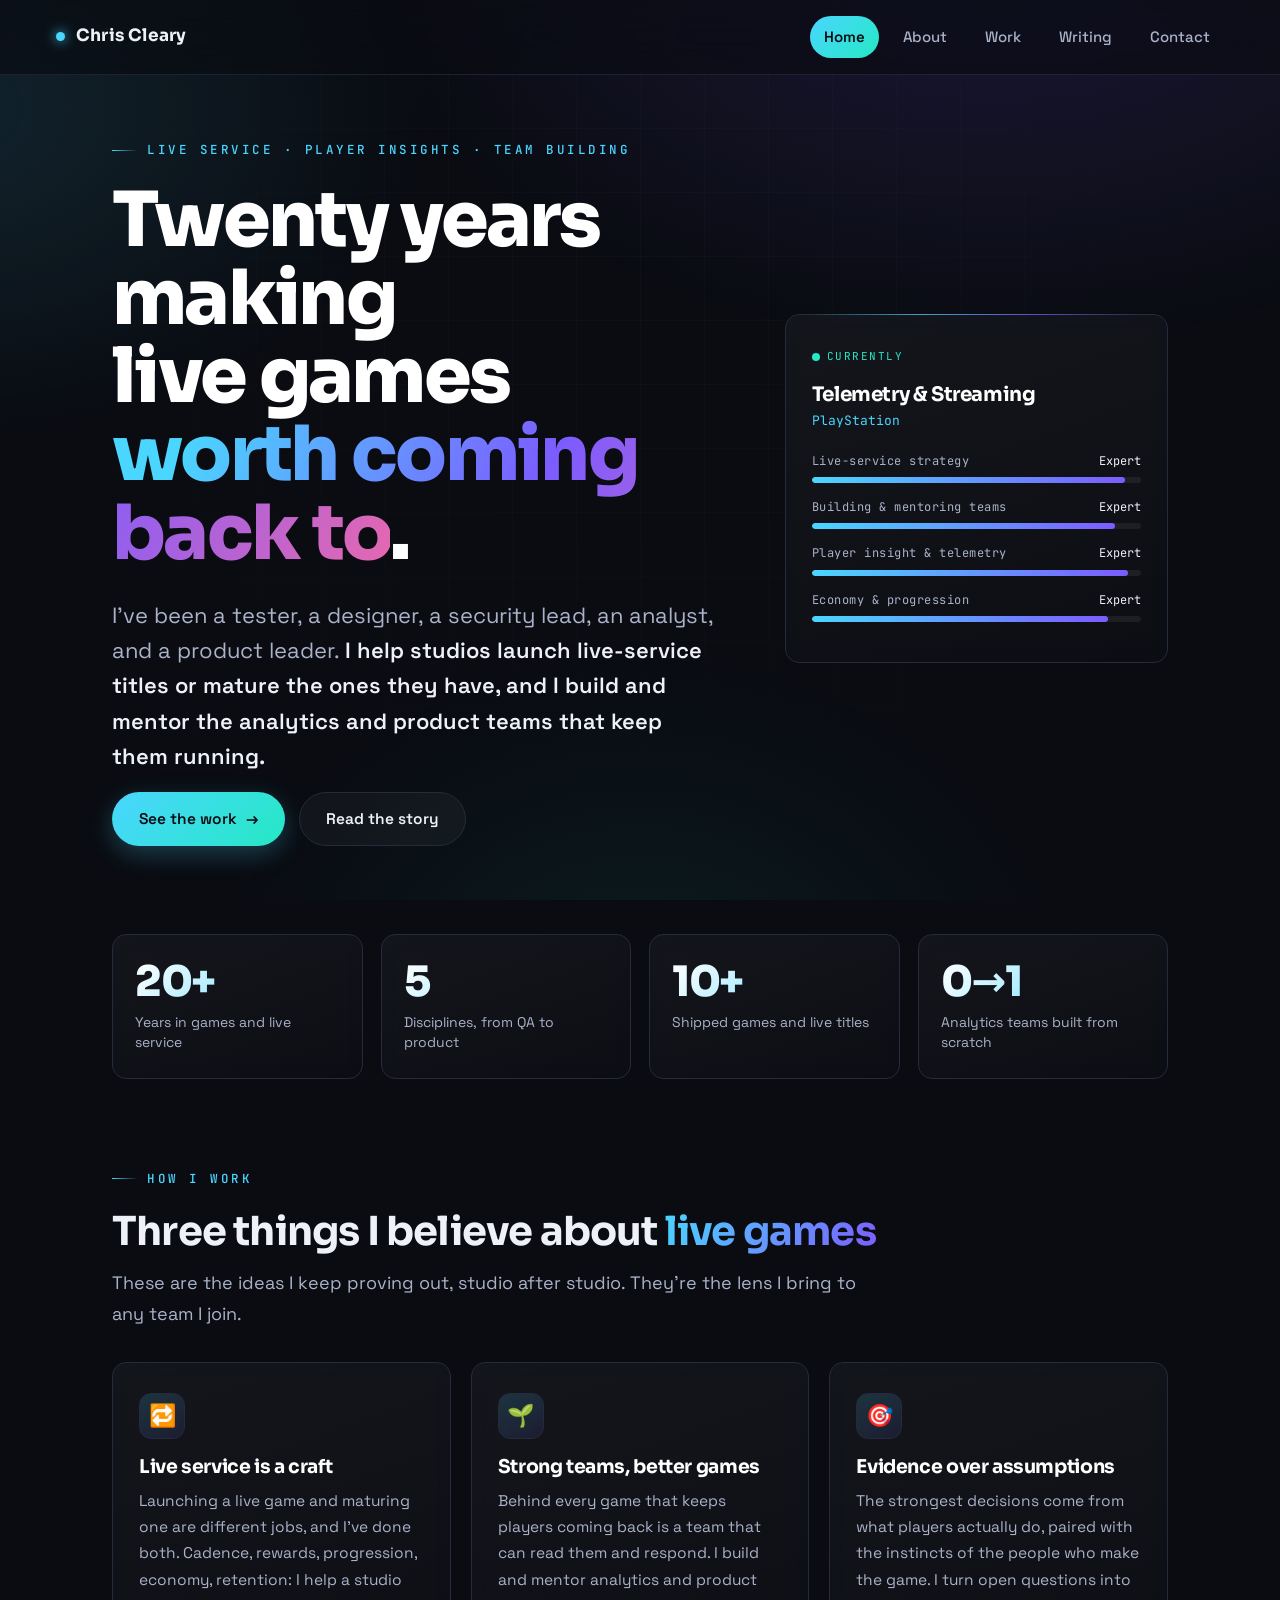
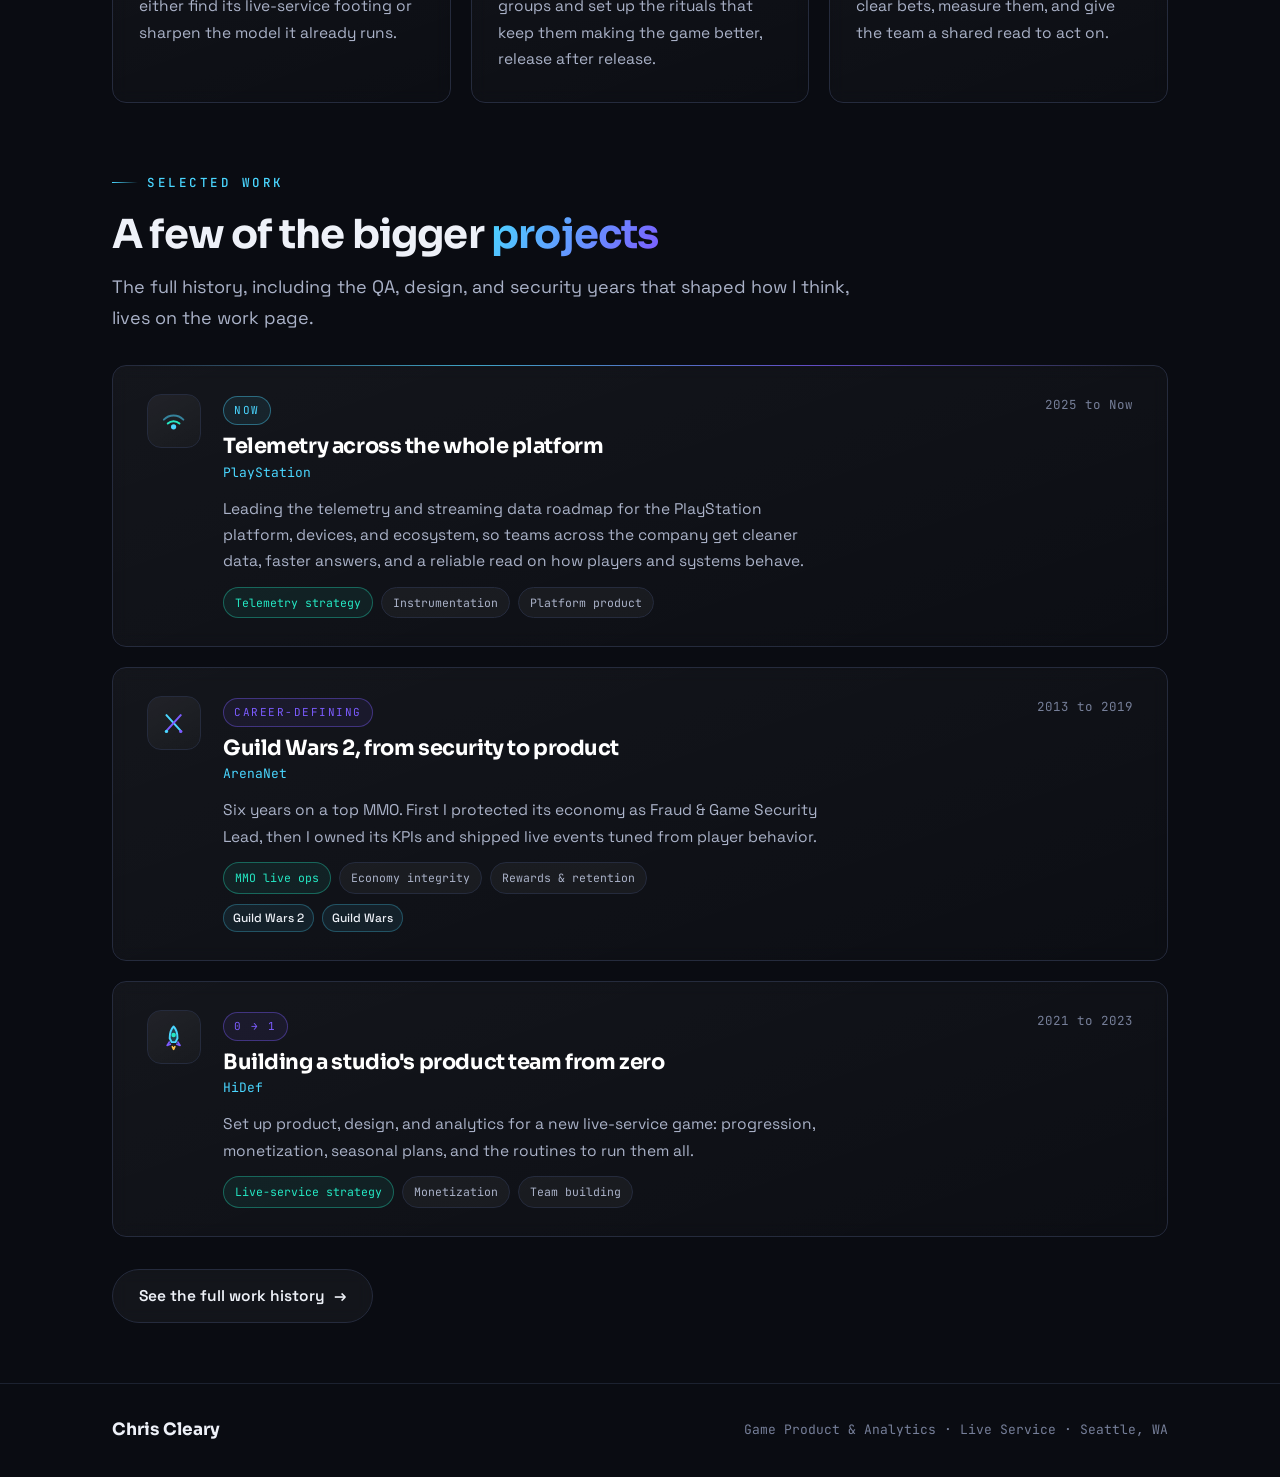
<file: index.html>
<!DOCTYPE html>
<html lang="en">
<head>
<meta charset="UTF-8">
<meta name="viewport" content="width=device-width, initial-scale=1.0">
<title>Chris Cleary, Game Product Manager</title>
<meta name="description" content="Game product and analytics leader with 20+ years in games. I help studios launch and mature live-service titles, and build the analytics and product teams that keep them running.">
<meta name="author" content="Chris Cleary">
<meta property="og:type" content="website">
<meta property="og:title" content="Chris Cleary, Game Product Manager">
<meta property="og:description" content="Game product and analytics leader. I help studios launch and mature live-service games, and build the teams that keep them running.">
<meta name="twitter:card" content="summary">
<meta name="twitter:title" content="Chris Cleary, Game Product Manager">
<meta name="twitter:description" content="Game product and analytics leader. I help studios launch and mature live-service games, and build the teams that keep them running.">
<link rel="icon" href="data:image/svg+xml,%3Csvg xmlns=%27http://www.w3.org/2000/svg%27 viewBox=%270 0 32 32%27%3E%3Crect width=%2732%27 height=%2732%27 rx=%278%27 fill=%27%230a0c12%27/%3E%3Ccircle cx=%2716%27 cy=%2716%27 r=%277%27 fill=%27none%27 stroke=%27%234ad6ff%27 stroke-width=%272.5%27/%3E%3Ccircle cx=%2716%27 cy=%2716%27 r=%272.5%27 fill=%27%237c5cff%27/%3E%3C/svg%3E">
<link rel="stylesheet" href="style.css">
</head>
<body>

<nav class="nav">
  <a class="brand" href="index.html"><span class="dot"></span> Chris Cleary</a>
  <div class="nav-links">
    <a href="index.html" class="active">Home</a>
    <a href="about.html">About</a>
    <a href="work.html">Work</a>
    <a href="writing/">Writing</a>
    <a href="contact.html">Contact</a>
  </div>
</nav>

<header class="hero">
  <div class="wrap hero-grid">
    <div>
      <span class="kicker">Live Service · Player Insights · Team Building</span>
      <h1>Twenty years making<br>live games <span class="grad">worth coming back to</span>.</h1>
      <p class="lede">I've been a tester, a designer, a security lead, an analyst, and a product leader. <strong>I help studios launch live-service titles or mature the ones they have, and I build and mentor the analytics and product teams that keep them running.</strong></p>
      <div class="hero-cta">
        <a class="btn" href="work.html">See the work <span class="arr">&rarr;</span></a>
        <a class="btn ghost" href="about.html">Read the story</a>
      </div>
    </div>

    <aside class="panel lit status-card">
      <div class="live"><span class="ring"></span> Currently</div>
      <h3>Telemetry &amp; Streaming</h3>
      <div class="org">PlayStation</div>
      <div class="attr">
        <div class="attr-top"><span class="k">Live-service strategy</span><span class="v">Expert</span></div>
        <div class="track"><i data-v="0.95"></i></div>
      </div>
      <div class="attr">
        <div class="attr-top"><span class="k">Building &amp; mentoring teams</span><span class="v">Expert</span></div>
        <div class="track"><i data-v="0.92"></i></div>
      </div>
      <div class="attr">
        <div class="attr-top"><span class="k">Player insight &amp; telemetry</span><span class="v">Expert</span></div>
        <div class="track"><i data-v="0.96"></i></div>
      </div>
      <div class="attr">
        <div class="attr-top"><span class="k">Economy &amp; progression</span><span class="v">Expert</span></div>
        <div class="track"><i data-v="0.9"></i></div>
      </div>
    </aside>
  </div>
</header>

<main class="wrap">

  <section style="padding-top:clamp(8px,2vw,20px); padding-bottom:clamp(8px,2vw,20px)">
    <div class="metrics">
      <div class="panel hover-lift metric reveal"><div class="n">20+</div><div class="l">Years in games and live service</div></div>
      <div class="panel hover-lift metric reveal" data-delay="80"><div class="n">5</div><div class="l">Disciplines, from QA to product</div></div>
      <div class="panel hover-lift metric reveal" data-delay="160"><div class="n">10+</div><div class="l">Shipped games and live titles</div></div>
      <div class="panel hover-lift metric reveal" data-delay="240"><div class="n">0&rarr;1</div><div class="l">Analytics teams built from scratch</div></div>
    </div>
  </section>

  <section>
    <span class="kicker">How I work</span>
    <h2 class="section-title">Three things I believe about <span class="accent">live games</span></h2>
    <p class="section-sub">These are the ideas I keep proving out, studio after studio. They're the lens I bring to any team I join.</p>
    <div class="pillars">
      <div class="panel hover-lift pillar reveal">
        <div class="ic">🔁</div>
        <h3>Live service is a craft</h3>
        <p>Launching a live game and maturing one are different jobs, and I've done both. Cadence, rewards, progression, economy, retention: I help a studio either find its live-service footing or sharpen the model it already runs.</p>
      </div>
      <div class="panel hover-lift pillar reveal" data-delay="100">
        <div class="ic">🌱</div>
        <h3>Strong teams, better games</h3>
        <p>Behind every game that keeps players coming back is a team that can read them and respond. I build and mentor analytics and product groups and set up the rituals that keep them making the game better, release after release.</p>
      </div>
      <div class="panel hover-lift pillar reveal" data-delay="200">
        <div class="ic">🎯</div>
        <h3>Evidence over assumptions</h3>
        <p>The strongest decisions come from what players actually do, paired with the instincts of the people who make the game. I turn open questions into clear bets, measure them, and give the team a shared read to act on.</p>
      </div>
    </div>
  </section>

  <section style="padding-top:0">
    <span class="kicker">Selected work</span>
    <h2 class="section-title">A few of the bigger <span class="accent">projects</span></h2>
    <p class="section-sub">The full history, including the QA, design, and security years that shaped how I think, lives on the work page.</p>

    <div class="work-list">
      <a class="panel hover-lift lit work-card reveal" href="work.html#playstation">
        <div class="glyph"><svg viewBox="0 0 48 48" fill="none" xmlns="http://www.w3.org/2000/svg"><circle cx="24" cy="32" r="4" fill="#4ad6ff"/><path d="M15 27a13 13 0 0 1 18 0" stroke="#25e8c4" stroke-width="3" stroke-linecap="round"/><path d="M9 21a21 21 0 0 1 30 0" stroke="#4ad6ff" stroke-width="3" stroke-linecap="round" opacity=".55"/></svg></div>
        <div>
          <span class="tier flagship">Now</span>
          <h3>Telemetry across the whole platform</h3>
          <div class="org">PlayStation</div>
          <p class="blurb">Leading the telemetry and streaming data roadmap for the PlayStation platform, devices, and ecosystem, so teams across the company get cleaner data, faster answers, and a reliable read on how players and systems behave.</p>
          <div class="chips"><span class="chip hot">Telemetry strategy</span><span class="chip">Instrumentation</span><span class="chip">Platform product</span></div>
        </div>
        <div class="when">2025 to Now</div>
      </a>

      <a class="panel hover-lift work-card reveal" data-delay="80" href="work.html#arenanet">
        <div class="glyph"><svg viewBox="0 0 48 48" fill="none" xmlns="http://www.w3.org/2000/svg"><path d="M13 11l21 23" stroke="#4ad6ff" stroke-width="3.2" stroke-linecap="round"/><path d="M35 11L14 34" stroke="#7c5cff" stroke-width="3.2" stroke-linecap="round"/><circle cx="13" cy="36" r="2.6" fill="#4ad6ff"/><circle cx="35" cy="36" r="2.6" fill="#7c5cff"/></svg></div>
        <div>
          <span class="tier core">Career-defining</span>
          <h3>Guild Wars 2, from security to product</h3>
          <div class="org">ArenaNet</div>
          <p class="blurb">Six years on a top MMO. First I protected its economy as Fraud &amp; Game Security Lead, then I owned its KPIs and shipped live events tuned from player behavior.</p>
          <div class="chips"><span class="chip hot">MMO live ops</span><span class="chip">Economy integrity</span><span class="chip">Rewards &amp; retention</span></div>
          <div class="titles"><span class="game">Guild Wars 2</span><span class="game">Guild Wars</span></div>
        </div>
        <div class="when">2013 to 2019</div>
      </a>

      <a class="panel hover-lift work-card reveal" data-delay="160" href="work.html#hidef">
        <div class="glyph"><svg viewBox="0 0 48 48" fill="none" xmlns="http://www.w3.org/2000/svg"><path d="M24 7c5 5 6 12 6 18l-3 6h-6l-3-6c0-6 1-13 6-18z" fill="#4ad6ff" fill-opacity=".18" stroke="#4ad6ff" stroke-width="3" stroke-linejoin="round"/><circle cx="24" cy="20" r="3.5" fill="#25e8c4"/><path d="M18 30l-4 6 6-2M30 30l4 6-6-2" stroke="#7c5cff" stroke-width="2.5" stroke-linejoin="round"/><path d="M22 38l2 4 2-4" stroke="#ffc24b" stroke-width="2.5" stroke-linecap="round" stroke-linejoin="round"/></svg></div>
        <div>
          <span class="tier core">0 &rarr; 1</span>
          <h3>Building a studio's product team from zero</h3>
          <div class="org">HiDef</div>
          <p class="blurb">Set up product, design, and analytics for a new live-service game: progression, monetization, seasonal plans, and the routines to run them all.</p>
          <div class="chips"><span class="chip hot">Live-service strategy</span><span class="chip">Monetization</span><span class="chip">Team building</span></div>
        </div>
        <div class="when">2021 to 2023</div>
      </a>
    </div>

    <div style="margin-top:32px"><a class="btn ghost" href="work.html">See the full work history <span class="arr">&rarr;</span></a></div>
  </section>

</main>

<footer class="footer">
  <div class="wrap">
    <span class="fb">Chris Cleary</span>
    <span class="fm">Game Product &amp; Analytics · Live Service · Seattle, WA</span>
  </div>
</footer>

<script src="app.js"></script>
</body>
</html>
</file>
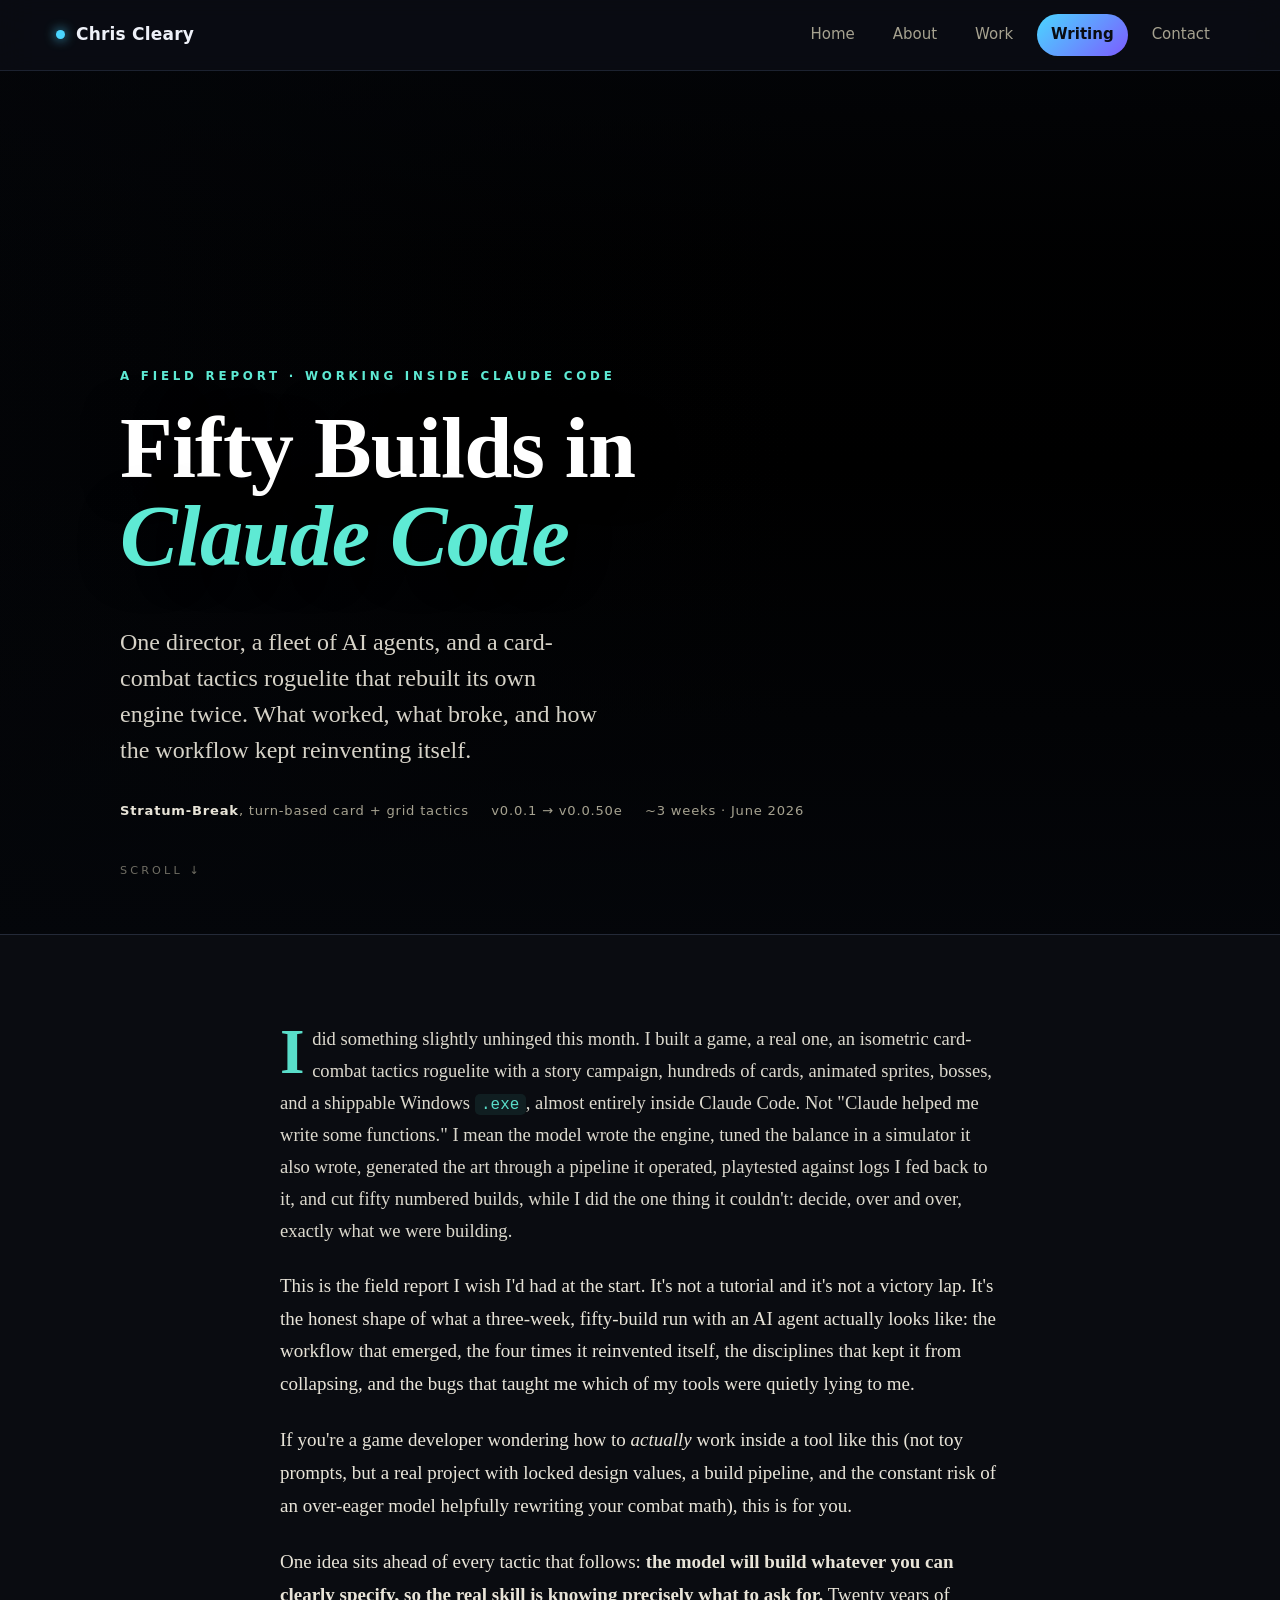
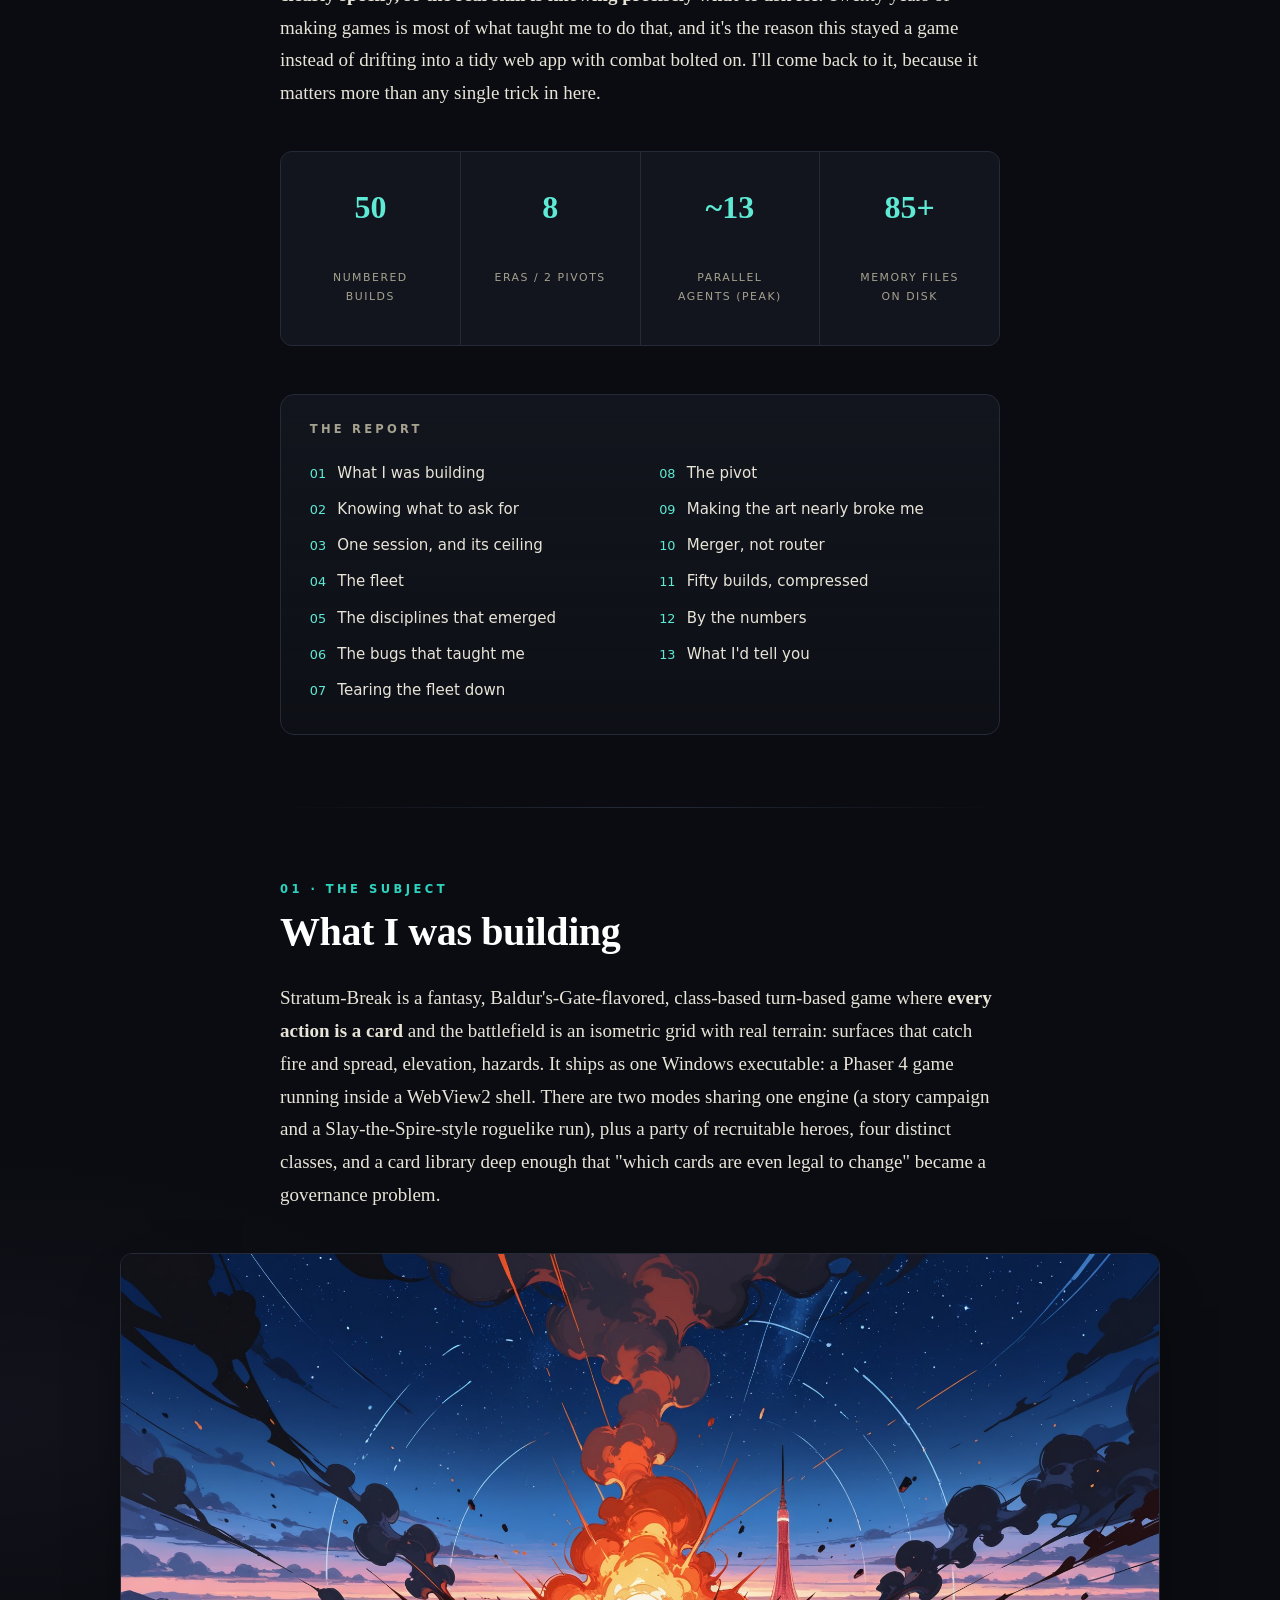
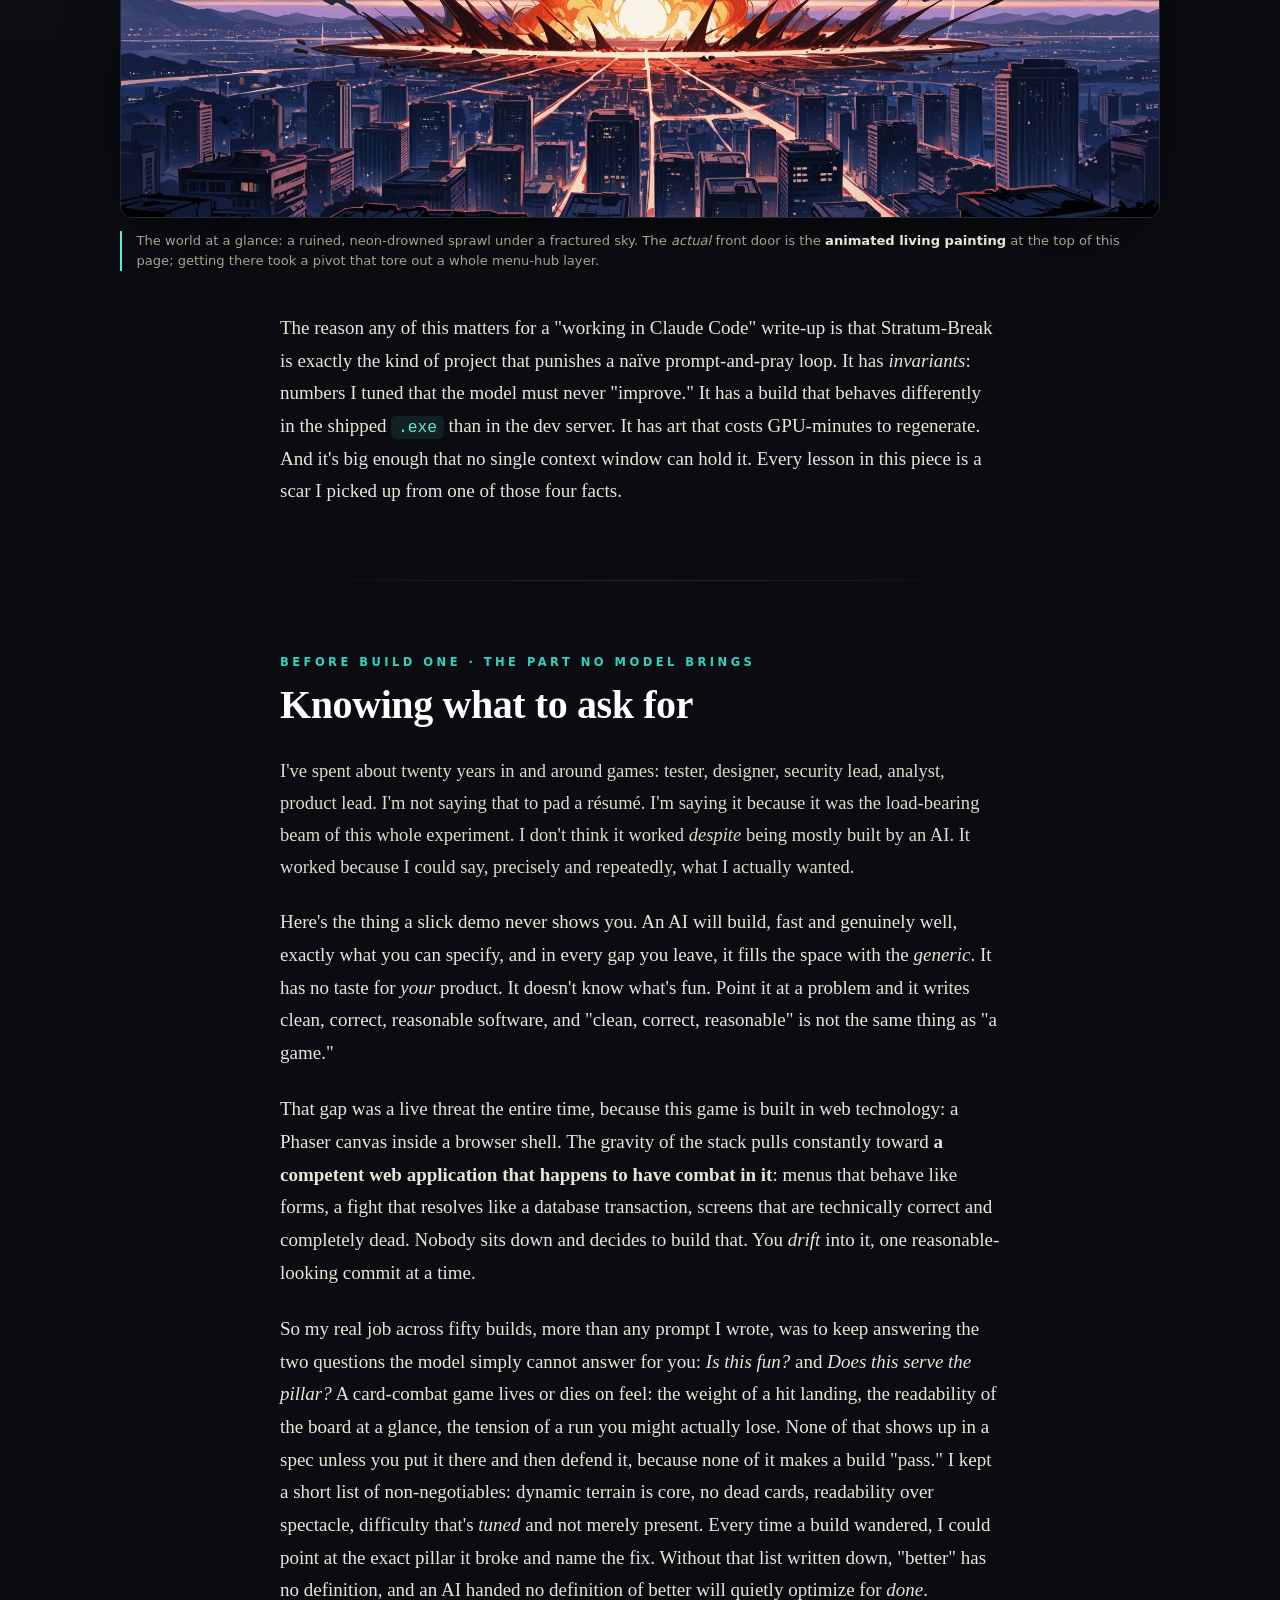
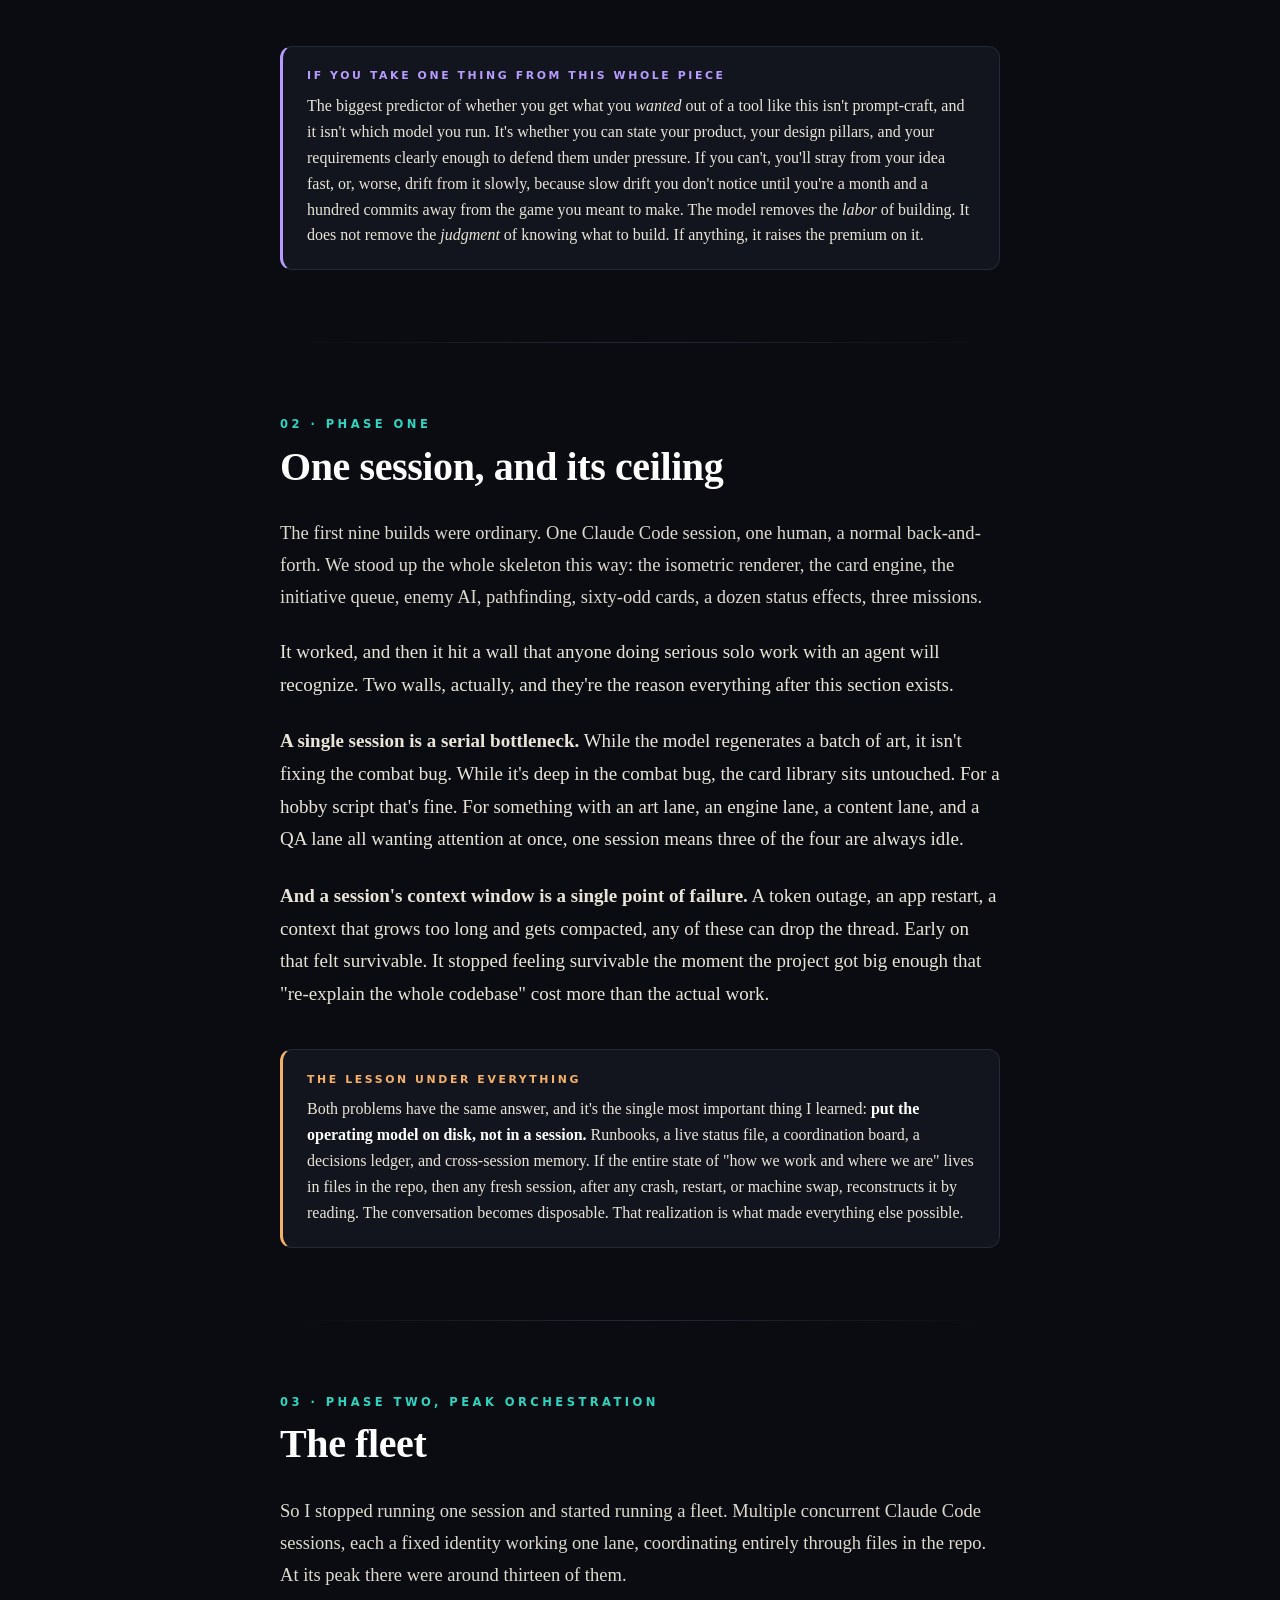
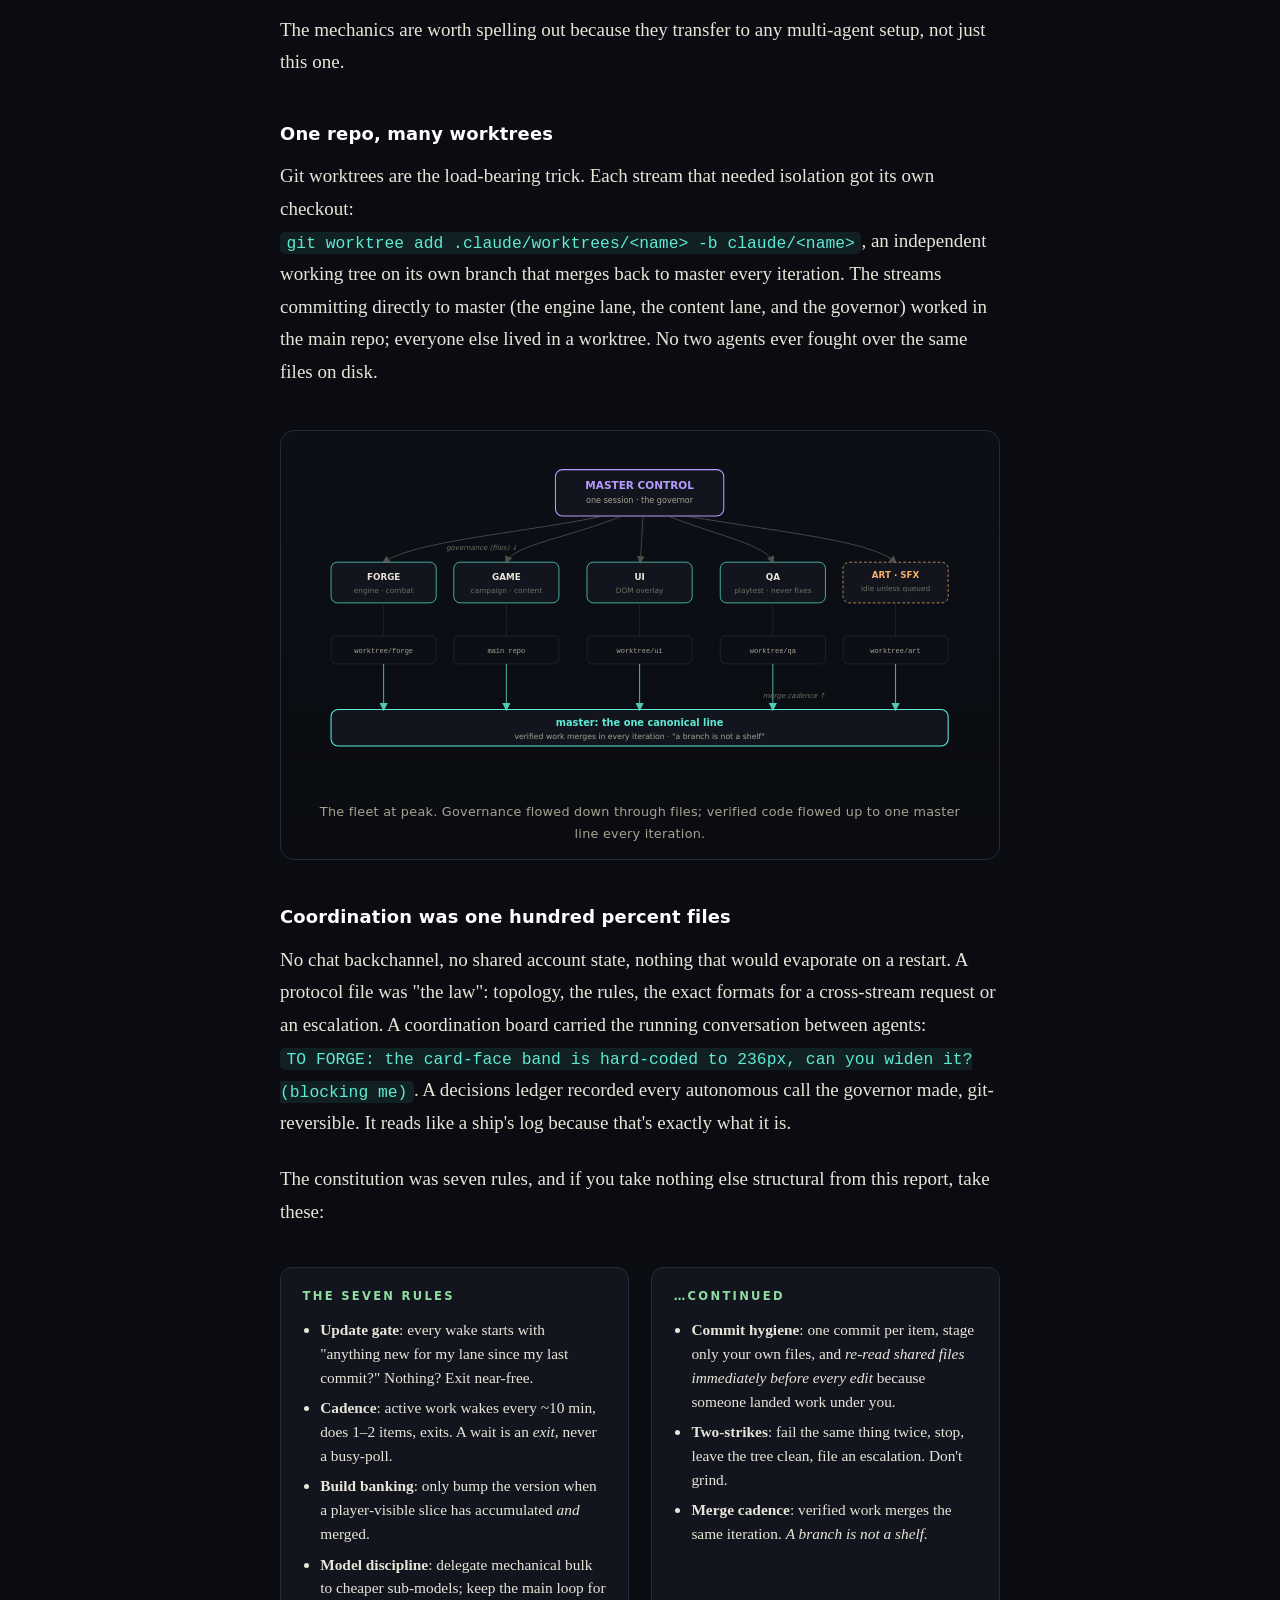
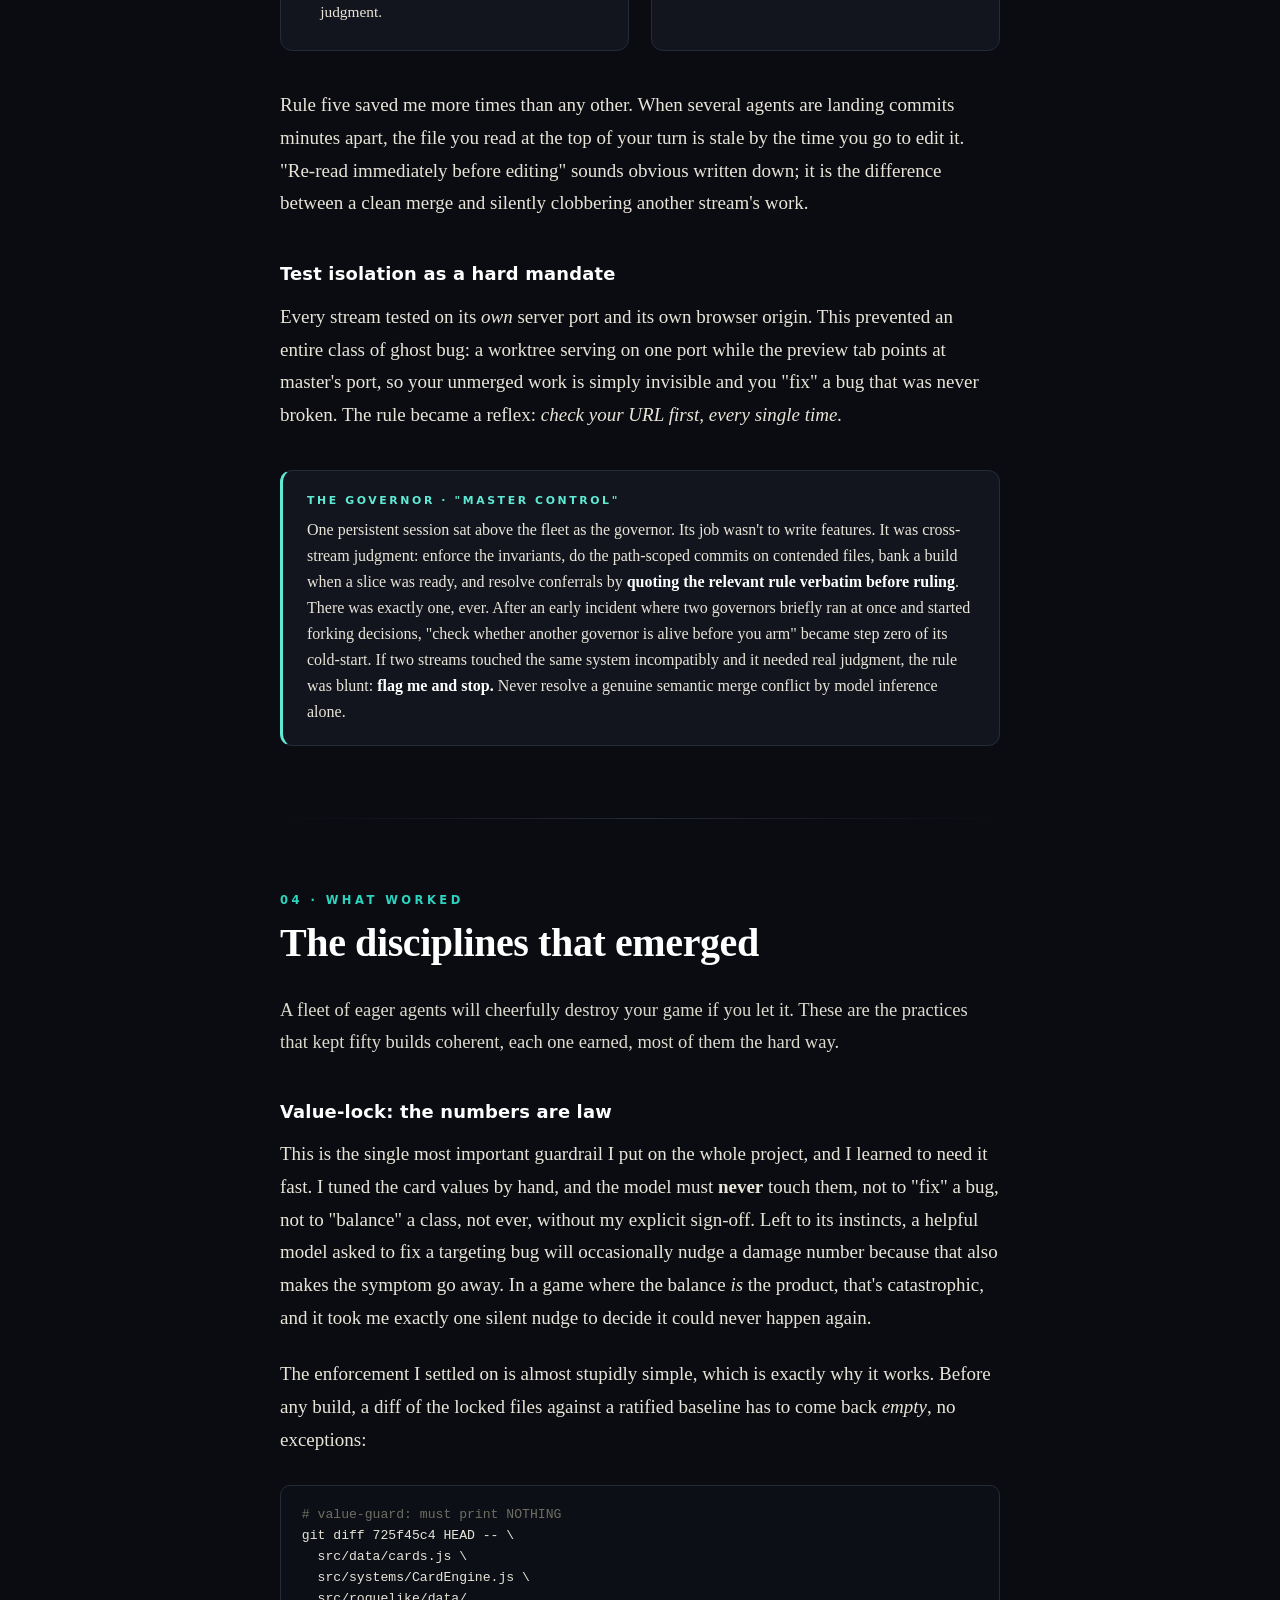
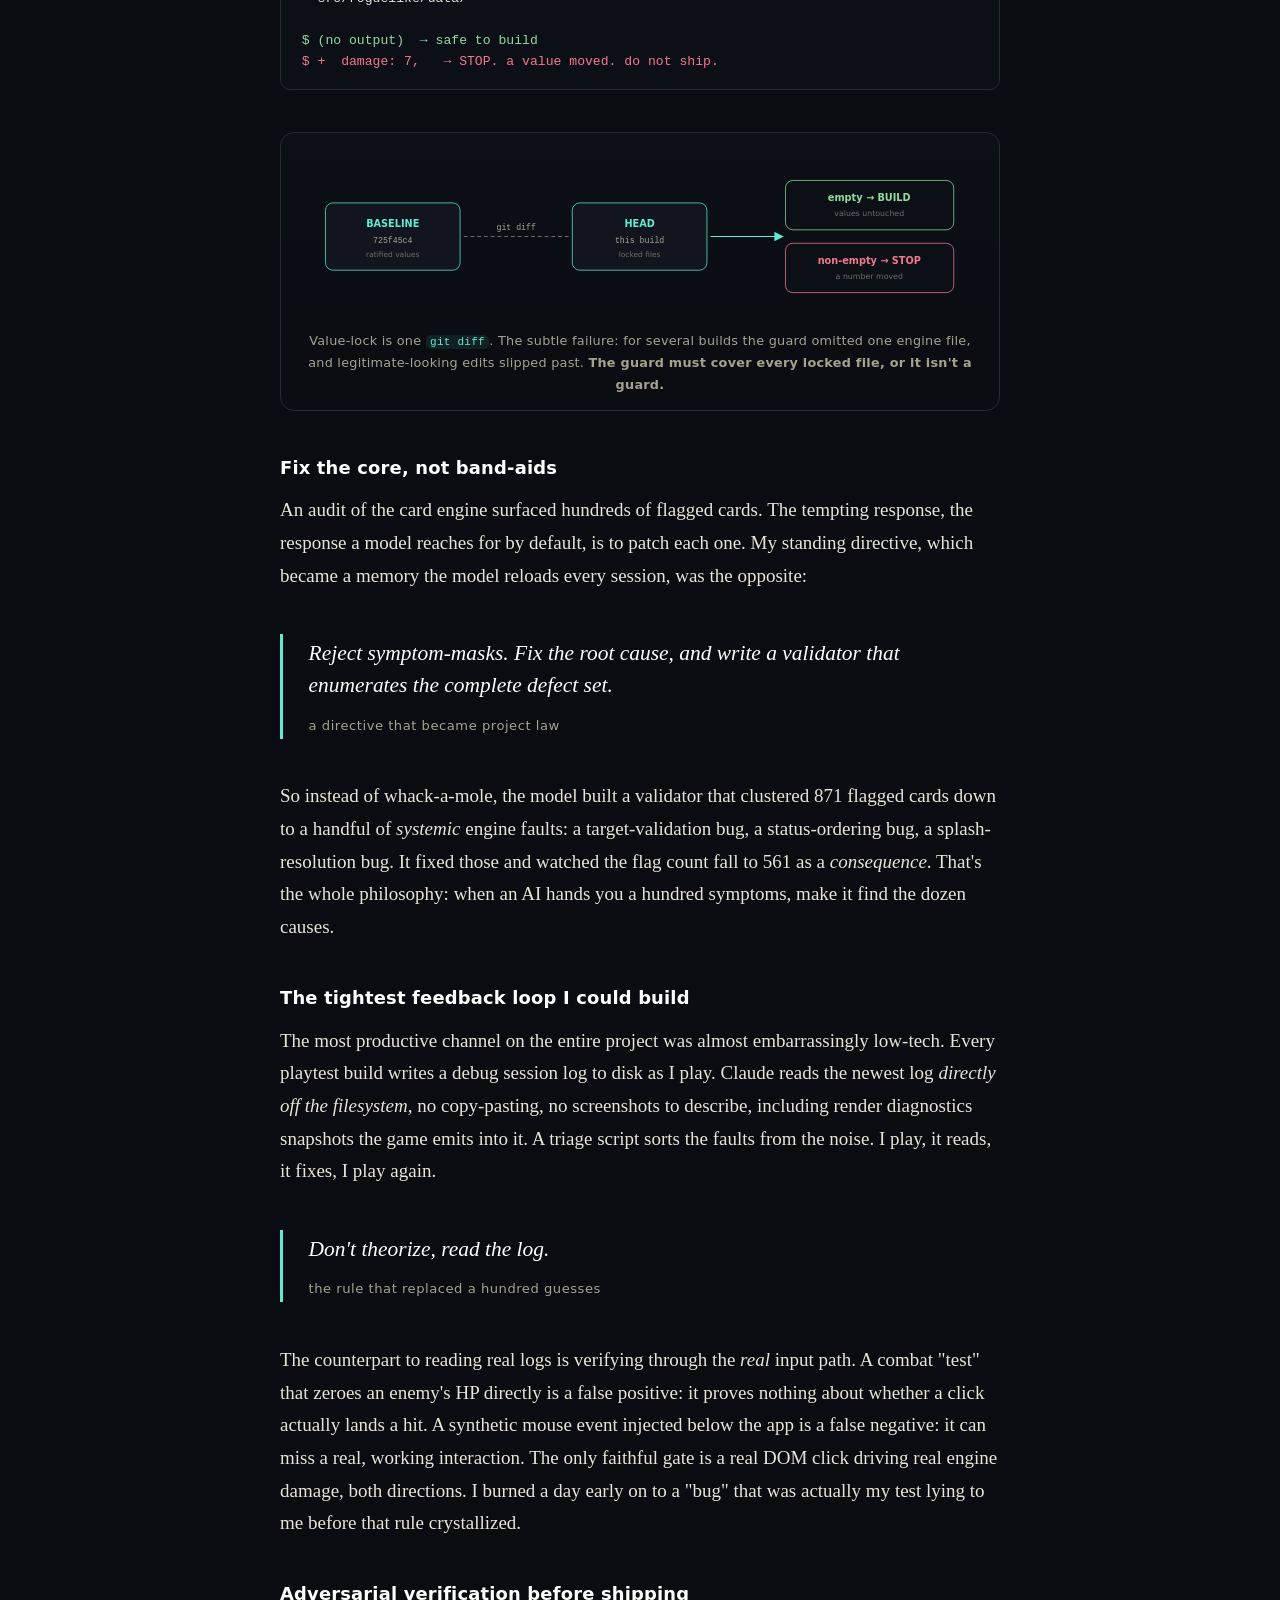
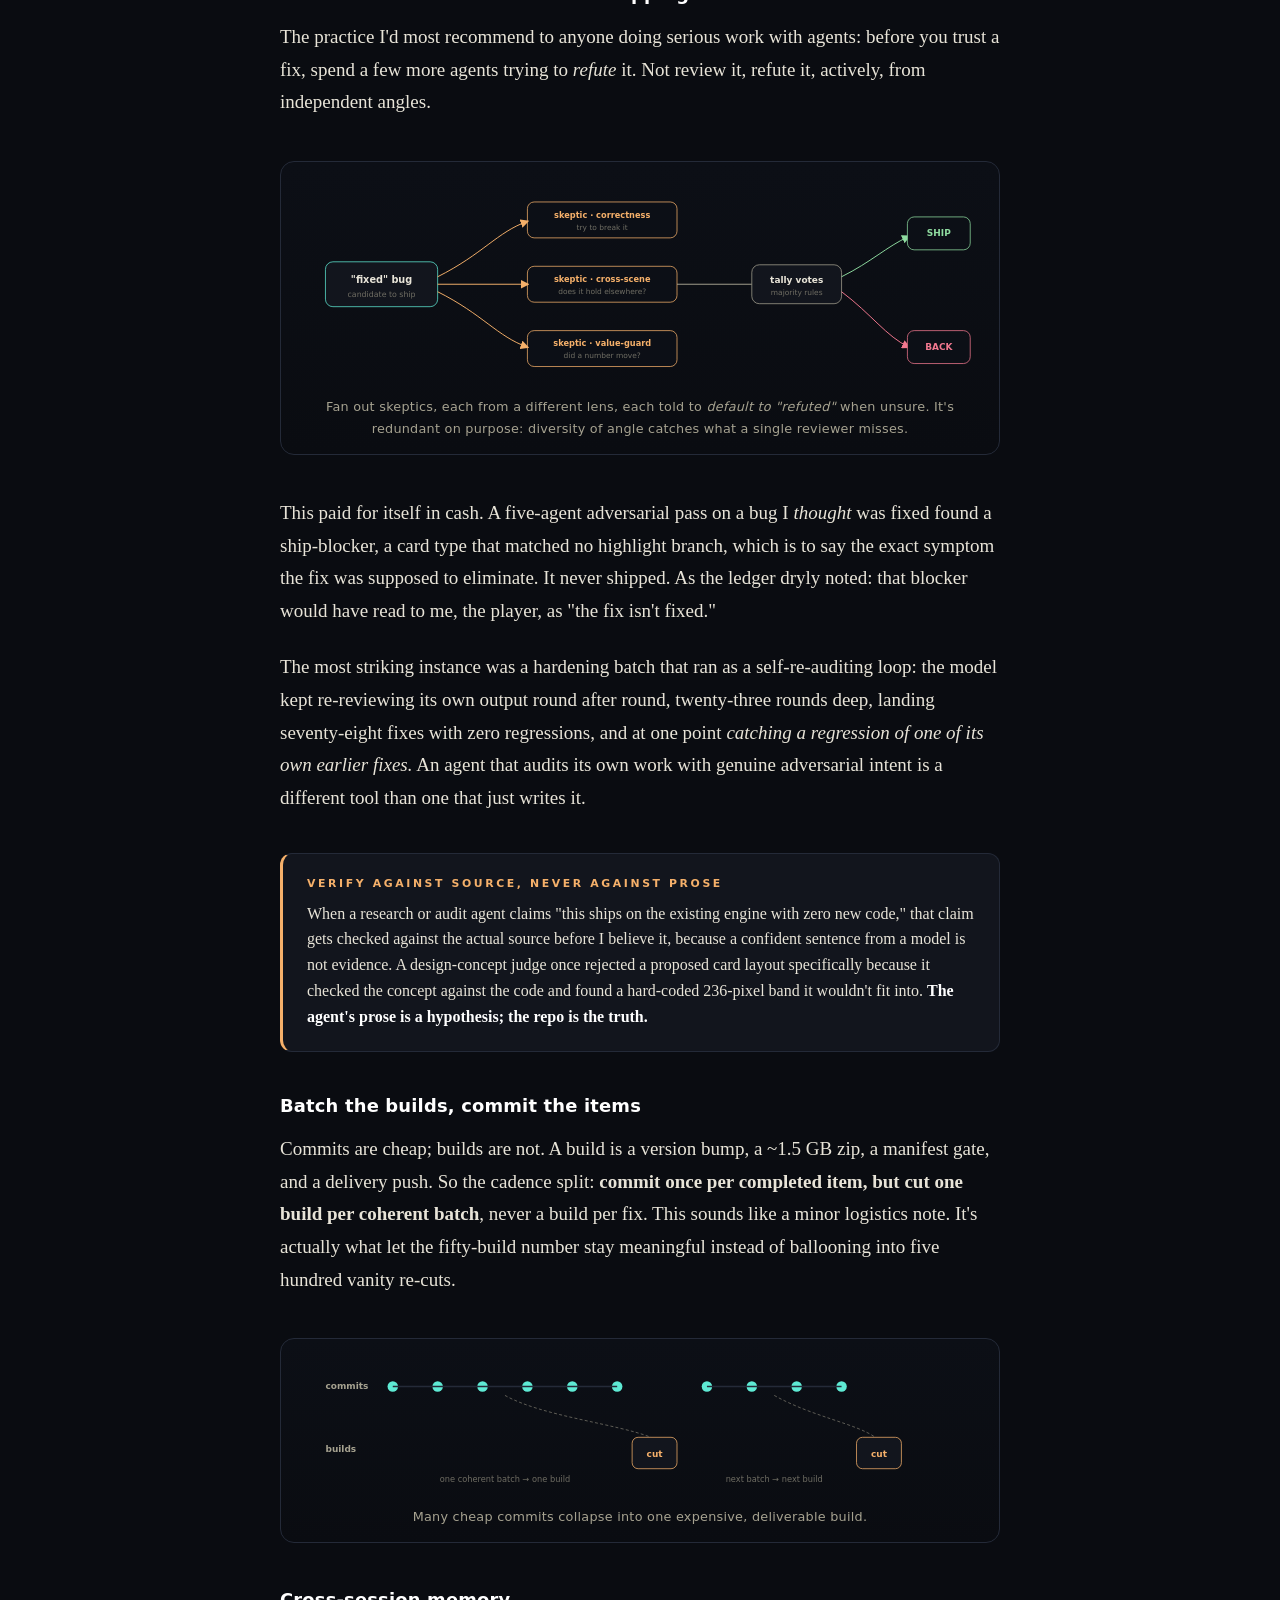
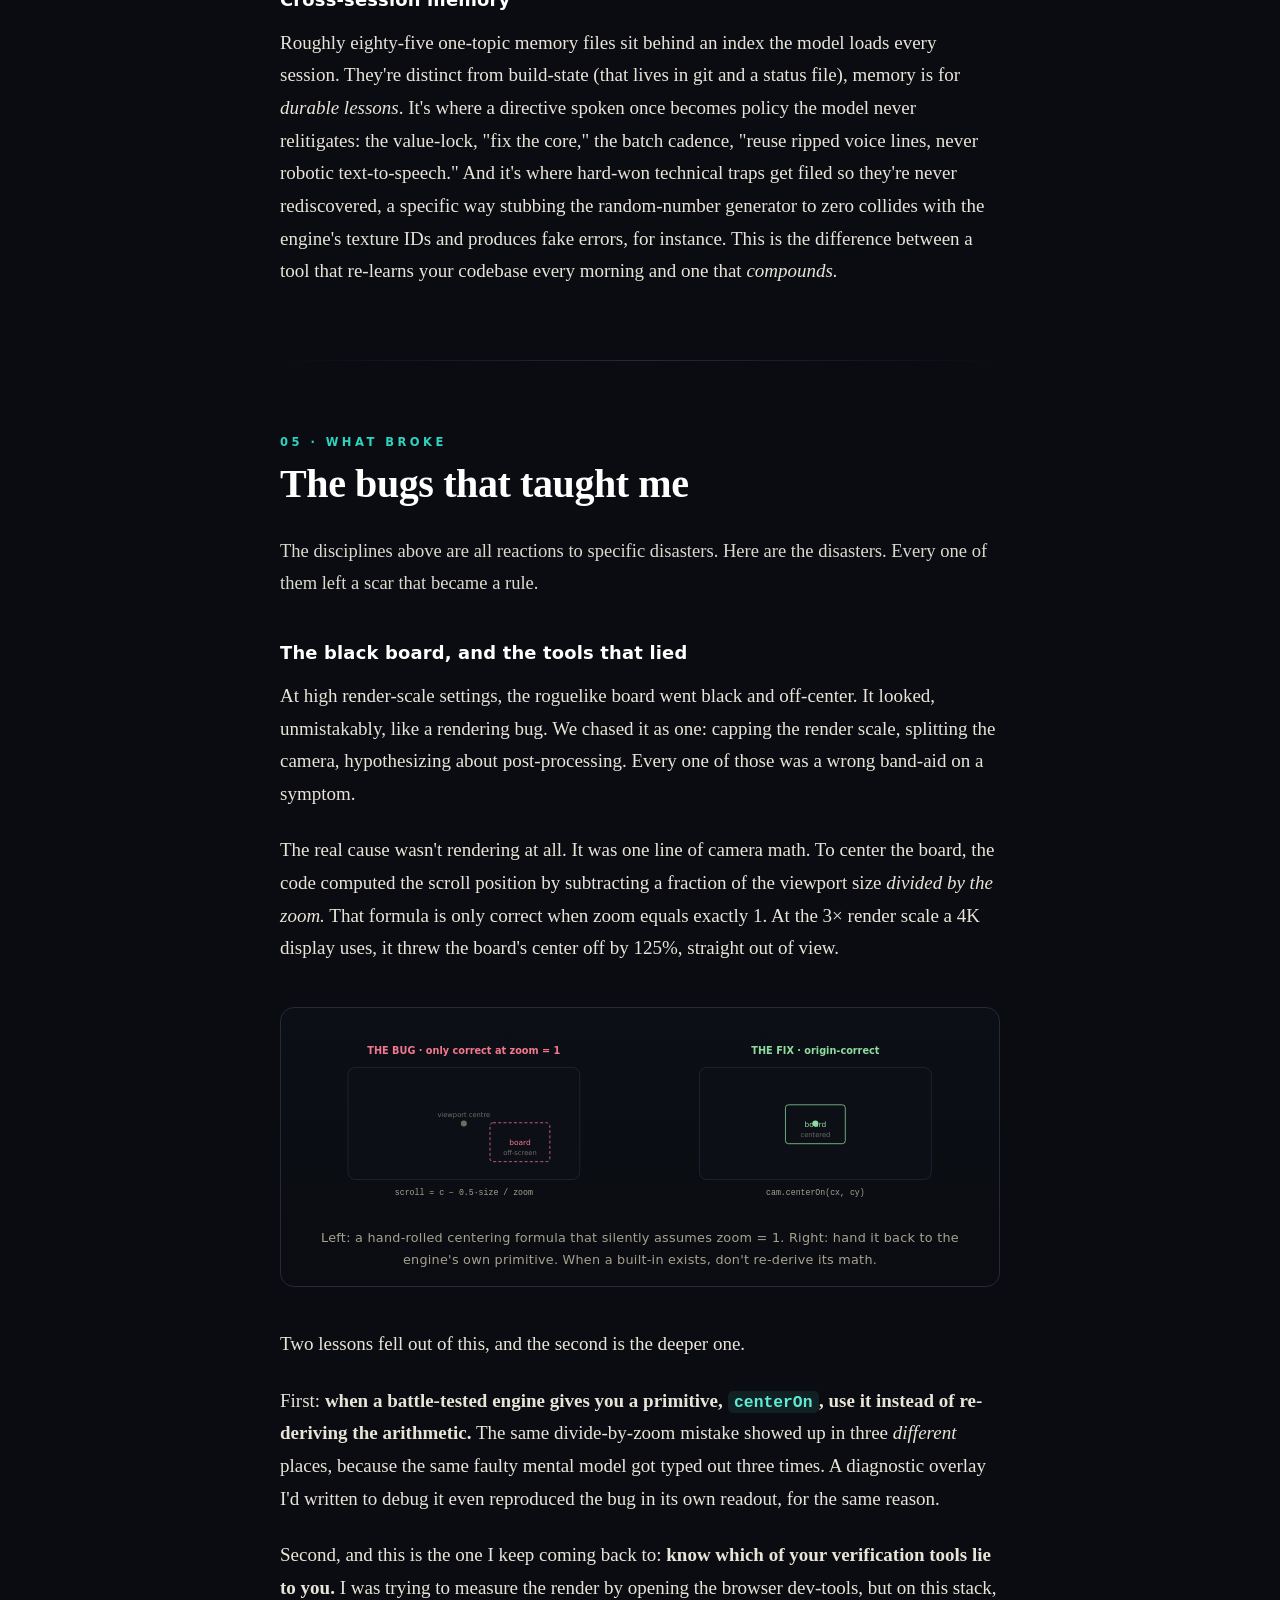
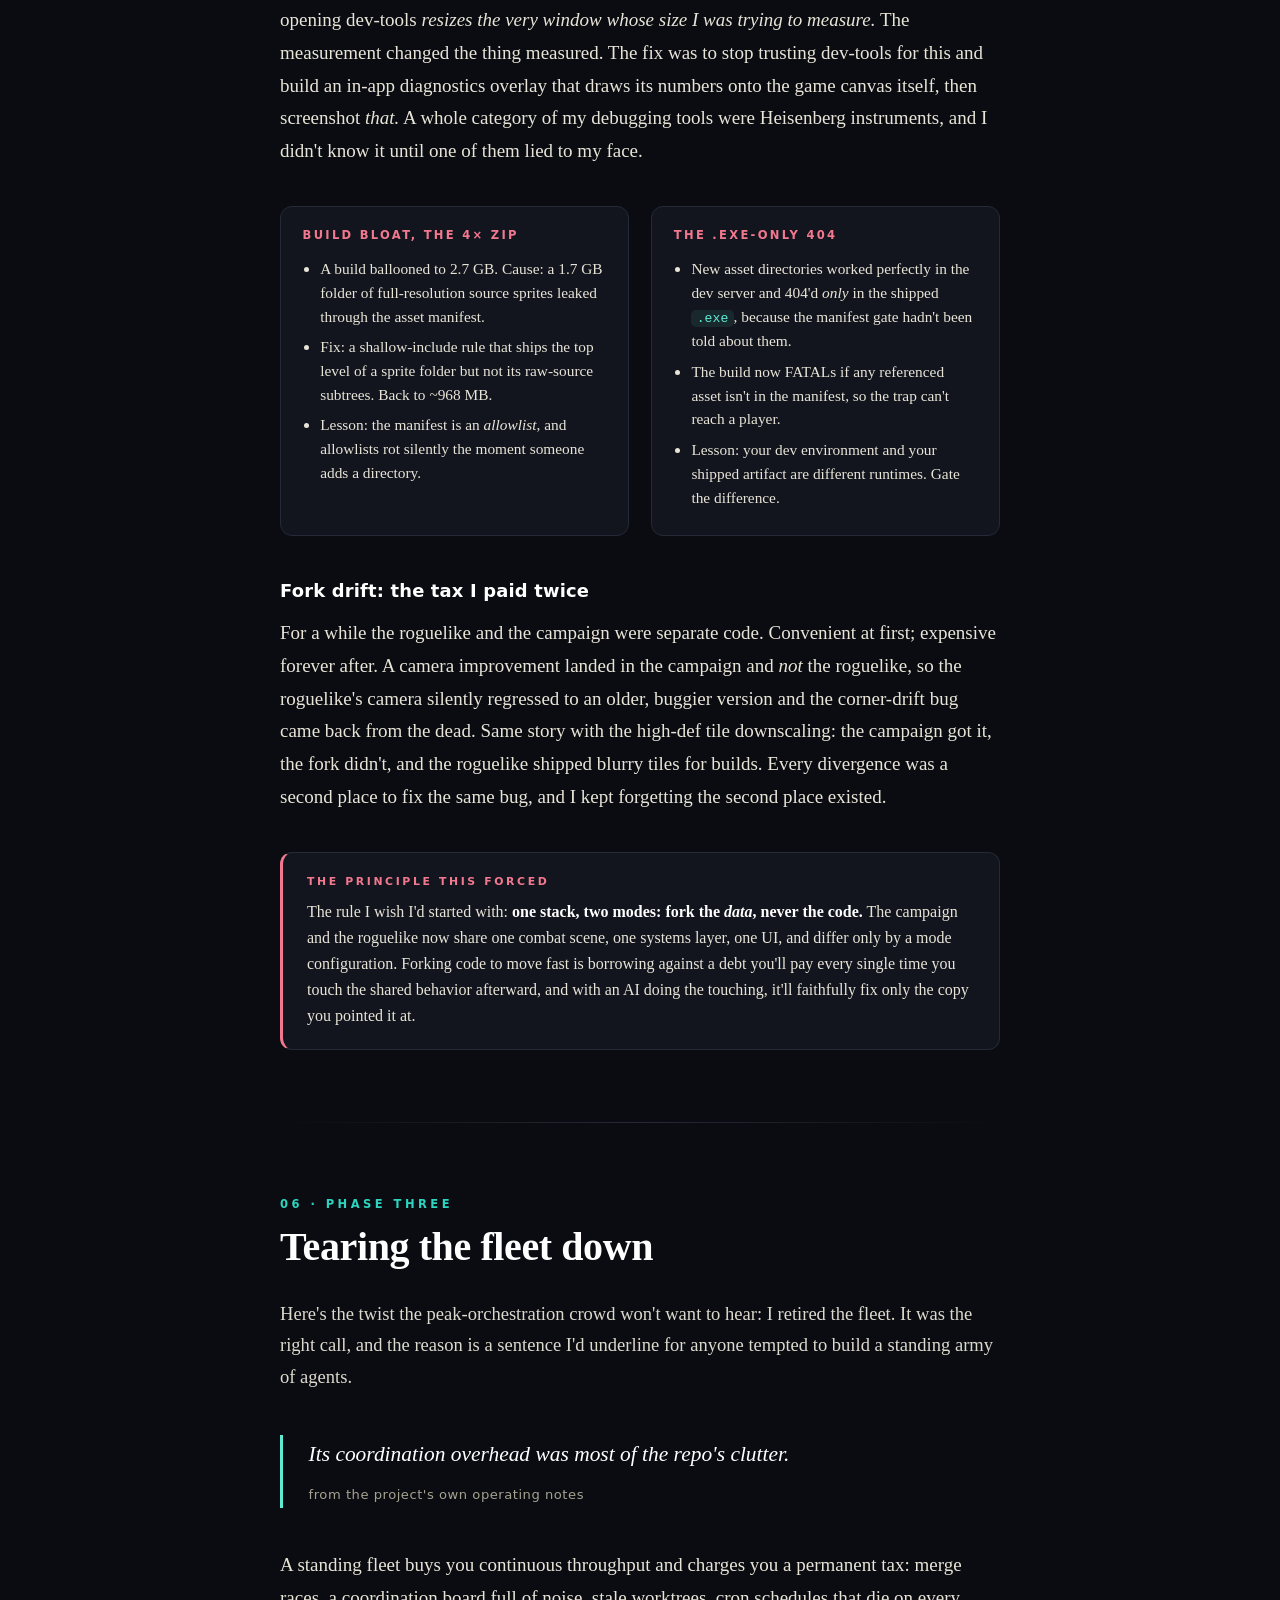
<file: writing/index.html>
<!DOCTYPE html>
<html lang="en">
<head>
<meta charset="utf-8">
<meta name="viewport" content="width=device-width, initial-scale=1">
<title>Fifty Builds in Claude Code: A Field Report</title>
<meta name="description" content="How I built a card-combat tactics game almost entirely inside Claude Code: a fleet of AI agents, two engine-shaking pivots, and the disciplines that kept fifty builds from drifting.">
<style>
  :root{
    --ink:#0a0c11; --ink2:#12151d; --ink3:#1a1f2b; --line:#242a38;
    --paper:#e8e4d8; --paper-dim:#a6a290; --paper-faint:#6f6d63;
    --teal:#5eead4; --teal-deep:#2dd4bf; --teal-glow:rgba(94,234,212,.14);
    --amber:#f5b06a; --rose:#f2788f; --violet:#b79cff; --green:#8fdca0;
    --font-body:"Iowan Old Style","Palatino Linotype","Book Antiqua",Georgia,serif;
    --font-label:ui-sans-serif,system-ui,"Segoe UI",Roboto,Helvetica,Arial,sans-serif;
    --font-mono:ui-monospace,"Cascadia Code","SFMono-Regular",Consolas,"Liberation Mono",monospace;
    --w-text:min(92vw,720px);
    --w-wide:min(95vw,1040px);
  }
  *{box-sizing:border-box}
  html{scroll-behavior:smooth}
  body{
    margin:0; background:var(--ink); color:var(--paper);
    font-family:var(--font-body); font-size:19px; line-height:1.72;
    -webkit-font-smoothing:antialiased; text-rendering:optimizeLegibility;
    background-image:radial-gradient(1200px 600px at 80% -5%,rgba(94,234,212,.05),transparent 60%),
                     radial-gradient(900px 500px at 0% 10%,rgba(183,156,255,.045),transparent 55%);
  }
  ::selection{background:var(--teal-glow);color:#fff}
  a{color:var(--teal);text-decoration:none;border-bottom:1px solid rgba(94,234,212,.35)}
  a:hover{color:#fff;border-color:#fff}

  /* ---------- layout ---------- */
  .wrap{width:var(--w-text);margin:0 auto}
  .wide{width:var(--w-wide);position:relative;left:50%;transform:translateX(-50%);
        margin-top:2.6rem;margin-bottom:2.6rem;max-width:100vw}
  section{padding:0}
  p{margin:0 0 1.25em}

  /* ---------- integrated portfolio nav (visually matches the main site) ---------- */
  .site-nav{position:sticky;top:0;z-index:200;display:flex;align-items:center;justify-content:space-between;gap:1rem;
    padding:14px clamp(18px,5vw,56px);background:rgba(10,12,18,.72);
    backdrop-filter:blur(18px) saturate(140%);-webkit-backdrop-filter:blur(18px) saturate(140%);
    border-bottom:1px solid #1c2230;font-family:var(--font-label)}
  .site-brand{font-weight:700;font-size:17px;color:#eef1f8;display:flex;align-items:center;gap:11px;border:0;letter-spacing:.2px}
  .site-brand:hover{color:#fff}
  .site-brand .site-dot{width:9px;height:9px;border-radius:50%;background:#4ad6ff;box-shadow:0 0 12px #4ad6ff;animation:sbNavPulse 2.4s ease infinite}
  @keyframes sbNavPulse{0%,100%{box-shadow:0 0 10px #4ad6ff;opacity:1}50%{box-shadow:0 0 20px #4ad6ff;opacity:.6}}
  .site-nav-links{display:flex;gap:clamp(4px,1.5vw,10px);align-items:center;flex-wrap:wrap;justify-content:flex-end}
  .site-nav-links a{font-weight:500;font-size:15px;color:#a6a290;padding:8px 14px;border-radius:100px;transition:color .2s,background .2s;border:0;white-space:nowrap}
  .site-nav-links a:hover{color:#fff;background:rgba(255,255,255,.05)}
  .site-nav-links a.active{color:#0a0c12;background:linear-gradient(135deg,#4ad6ff,#7c5cff);font-weight:600}

  /* ---------- hero ---------- */
  .hero{position:relative;min-height:96vh;display:flex;flex-direction:column;justify-content:flex-end;
        overflow:hidden;border-bottom:1px solid var(--line)}
  /* live "living-painting" menu engine renders into #menu-cv; a static poster is the
     no-JS / load-failure fallback; .scrim keeps the title legible over the bright art. */
  .hero .bg-fallback{position:absolute;inset:0;background:#05070c center/cover no-repeat;
        background-image:url("menu/painting.jpg");filter:saturate(1.02) brightness(.9)}
  .hero #menu-cv{position:absolute;inset:0;display:block;opacity:0;transition:opacity 1.6s ease}
  .hero #menu-cv.ready{opacity:1}
  .hero .scrim{position:absolute;inset:0;pointer-events:none;
        background:linear-gradient(180deg,rgba(4,6,10,.62) 0%,rgba(4,6,10,.10) 22%,rgba(4,6,10,0) 46%,rgba(4,6,10,.55) 78%,rgba(4,6,10,.98) 100%),
                   linear-gradient(90deg,rgba(4,6,10,.66) 0%,rgba(4,6,10,.12) 40%,rgba(4,6,10,0) 62%)}
  .hero .inner{z-index:3}
  .hero .inner{position:relative;width:var(--w-wide);margin:0 auto;padding:0 0 6vh}
  .kicker{font-family:var(--font-label);font-size:.74rem;letter-spacing:.32em;text-transform:uppercase;
          color:var(--teal);font-weight:600;margin-bottom:1.1rem}
  .hero h1{font-family:var(--font-body);font-weight:600;font-size:clamp(2.6rem,7.2vw,5.4rem);line-height:1.02;
           margin:0 0 .5em;letter-spacing:-.01em;color:#fff;text-shadow:0 2px 40px rgba(0,0,0,.6)}
  .hero h1 em{font-style:italic;color:var(--teal)}
  .hero .dek{font-size:clamp(1.05rem,2.4vw,1.5rem);max-width:40ch;color:var(--paper);opacity:.92;line-height:1.5}
  .hero .meta{font-family:var(--font-label);font-size:.82rem;letter-spacing:.06em;color:var(--paper-dim);
              margin-top:2rem;display:flex;gap:1.4rem;flex-wrap:wrap;align-items:center}
  .hero .meta b{color:var(--paper);font-weight:600}
  .scroll-cue{font-family:var(--font-label);font-size:.7rem;letter-spacing:.28em;text-transform:uppercase;
              color:var(--paper-faint);margin-top:2.4rem}

  /* ---------- section headings ---------- */
  .actlabel{font-family:var(--font-label);font-size:.72rem;letter-spacing:.3em;text-transform:uppercase;
            color:var(--teal-deep);font-weight:600;margin:0 0 .6rem}
  h2{font-family:var(--font-body);font-weight:600;font-size:clamp(1.7rem,4vw,2.5rem);line-height:1.12;
     letter-spacing:-.01em;margin:0 0 .7em;color:#fff}
  h3{font-family:var(--font-label);font-weight:650;font-size:1.12rem;letter-spacing:.01em;color:#fff;
     margin:2.2em 0 .6em}
  .lede{font-size:1.16rem;color:var(--paper);opacity:.95}
  .dropcap::first-letter{font-size:3.4em;line-height:.8;float:left;padding:.06em .12em .0 0;
     color:var(--teal);font-weight:600}
  hr.rule{border:0;height:1px;background:linear-gradient(90deg,transparent,var(--line),transparent);margin:4.5rem auto;width:var(--w-text)}
  .section-top{margin-top:5.5rem}

  /* ---------- TOC ---------- */
  .toc{border:1px solid var(--line);border-radius:14px;background:linear-gradient(180deg,var(--ink2),rgba(18,21,29,.4));
       padding:1.6rem 1.8rem;margin:3rem auto}
  .toc h4{font-family:var(--font-label);font-size:.72rem;letter-spacing:.28em;text-transform:uppercase;color:var(--paper-dim);margin:0 0 1rem;font-weight:600}
  .toc ol{margin:0;padding:0;list-style:none;counter-reset:t;columns:2;column-gap:2.4rem}
  .toc li{counter-increment:t;font-family:var(--font-label);font-size:.94rem;padding:.32rem 0;break-inside:avoid}
  .toc li::before{content:counter(t,decimal-leading-zero);color:var(--teal);font-variant-numeric:tabular-nums;margin-right:.7rem;font-size:.8rem}
  .toc a{border:0;color:var(--paper)}
  .toc a:hover{color:var(--teal)}
  @media(max-width:640px){.toc ol{columns:1}}

  /* ---------- figures ---------- */
  figure{margin:2.6rem 0}
  figure img{width:100%;height:auto;display:block;border-radius:12px;border:1px solid var(--line);
    box-shadow:0 24px 60px -30px rgba(0,0,0,.9)}
  figcaption{font-family:var(--font-label);font-size:.82rem;line-height:1.5;color:var(--paper-dim);margin-top:.85rem;
    padding-left:.9rem;border-left:2px solid var(--teal)}
  figcaption b{color:var(--paper);font-weight:600}
  .fig-grid{display:grid;gap:1rem}
  .fig-grid.g2{grid-template-columns:1fr 1fr}
  .fig-grid.g4{grid-template-columns:repeat(4,1fr)}
  @media(max-width:720px){.fig-grid.g4{grid-template-columns:1fr 1fr}}
  .cards-row{display:flex;gap:1.4rem;align-items:flex-start;justify-content:center;flex-wrap:wrap}
  .cards-row img{width:min(38vw,240px);border-radius:10px}

  /* ---- live holographic card faces (real shimmer/holo CSS lifted from the game's CardFace) ---- */
  .sbcards{display:flex;gap:1.8rem;justify-content:center;flex-wrap:wrap;perspective:1400px;margin:1.5rem 0 .6rem}
  .sbcard{width:224px;height:320px;position:relative;display:flex;flex-direction:column;border-radius:13px;overflow:hidden;
    box-sizing:border-box;color:#e6ecef;border:2px solid #d84747;font-family:var(--font-mono);
    background:linear-gradient(170deg,#221418 0%,#0d0810 100%);box-shadow:0 6px 20px rgba(0,0,0,.55);
    transition:transform .25s cubic-bezier(.2,.7,.2,1), box-shadow .25s ease;transform-style:preserve-3d;will-change:transform}
  .sbcard-art{height:60%;position:relative;overflow:hidden;flex-shrink:0;border-bottom:1px solid #d8474744}
  .sbcard-art>img{width:100%;height:100%;object-fit:cover;object-position:top center;display:block}
  .sbcard-shimmer{position:absolute;inset:0;pointer-events:none;z-index:3;mix-blend-mode:screen}
  .sbcard-glare{position:absolute;inset:0;pointer-events:none;z-index:4;opacity:0;transition:opacity .2s;mix-blend-mode:screen;
    background:radial-gradient(320px circle at var(--gx,50%) var(--gy,0%),rgba(255,255,255,.5),rgba(255,255,255,0) 60%)}
  .sbcard:hover .sbcard-glare{opacity:.55}
  .sbcard-cost{position:absolute;top:9px;left:9px;width:34px;height:34px;border-radius:50%;
    background:rgba(8,12,20,.9);border:2px solid #ffb84d;color:#ffb84d;font-weight:bold;font-size:19px;
    display:flex;align-items:center;justify-content:center;z-index:6;line-height:1}
  .sbcard-info{flex:1;display:flex;flex-direction:column;padding:9px 11px 24px;background:linear-gradient(170deg,#1a1013 0%,#0a060a 100%);overflow:hidden;position:relative}
  .sbcard-name{font-size:15px;font-weight:bold;letter-spacing:.4px;line-height:1.15;color:#e6ecef}
  .sbcard-pill{display:inline-block;margin-top:5px;font-size:9px;letter-spacing:1.5px;font-weight:bold;padding:1px 8px;border-radius:3px}
  .sbcard-rules{font-size:11.5px;line-height:1.5;color:#c8d3e0;margin-top:8px}
  .sbcard-rules .dmg{color:#ff6b5e;font-size:1.12em;font-weight:bold}
  .sbcard-rules .good{color:#5fd4c4;font-size:1.12em;font-weight:bold}
  .sbcard-rules .kw{padding:0 3px;border-radius:2px;font-weight:bold;font-size:.9em;border:1px solid}
  .sbcard-foot{position:absolute;bottom:6px;left:0;right:0;text-align:center;font-size:8.5px;letter-spacing:2.5px;opacity:.9}
  /* type: movement (blue) override */
  .sbcard--move{background:linear-gradient(170deg,#131c2a 0%,#08101e 100%)}
  .sbcard--move .sbcard-art{border-bottom-color:#5fb0ff44}
  .sbcard--move .sbcard-info{background:linear-gradient(170deg,#0f1822 0%,#060d18 100%)}
  /* rarity chrome (RARITY map from the game) */
  .sbcard--uncommon{border-color:#3fcf6e;box-shadow:0 0 12px rgba(63,207,110,.4)}
  .sbcard--rare{border-color:transparent;box-shadow:0 0 18px rgba(95,176,255,.5)}
  .sbcard--holo{border-color:#c792ea;box-shadow:0 0 18px rgba(199,146,234,.55);animation:sbHoloBorder 2s linear infinite}
  /* the game's exact shimmer + holo keyframes */
  @keyframes sbShimmerUncommon{0%{background-position:-200% 0}100%{background-position:200% 0}}
  @keyframes sbShimmerRare{0%{background-position:-200% 0}100%{background-position:200% 0}}
  @keyframes sbShimmerHolo{0%{background-position:0% 50%}50%{background-position:100% 50%}100%{background-position:0% 50%}}
  @keyframes sbHoloBorder{0%{border-color:#ff0080}16%{border-color:#ff8000}33%{border-color:#ffff00}50%{border-color:#00ff80}66%{border-color:#0080ff}83%{border-color:#8000ff}100%{border-color:#ff0080}}
  .sb-shim-uncommon{background:linear-gradient(105deg,transparent 40%,rgba(200,220,200,.20) 50%,transparent 60%);background-size:200% 100%;animation:sbShimmerUncommon 3.2s linear infinite}
  .sb-shim-rare{background:linear-gradient(105deg,transparent 35%,rgba(180,210,255,.30) 50%,transparent 65%);background-size:200% 100%;animation:sbShimmerRare 2.4s linear infinite}
  .sb-shim-holo{background:linear-gradient(135deg,rgba(255,0,128,.20) 0%,rgba(255,128,0,.20) 15%,rgba(255,255,0,.20) 30%,rgba(0,255,128,.20) 45%,rgba(0,128,255,.20) 60%,rgba(128,0,255,.20) 75%,rgba(255,0,128,.20) 100%);background-size:300% 300%;animation:sbShimmerHolo 3s ease infinite}
  .sbcard-cap{text-align:center;font-family:var(--font-label);font-size:.82rem;color:var(--paper-dim);margin:.4rem auto 0;max-width:60ch}
  @media(prefers-reduced-motion:reduce){.sbcard,.sbcard *{animation:none!important}}

  .diagram{background:linear-gradient(180deg,#0c0f16,#0a0c11);border:1px solid var(--line);border-radius:14px;
    padding:1.6rem 1.4rem .9rem;margin:2.6rem 0}
  .diagram svg{width:100%;height:auto;display:block}
  .diagram .dcap{font-family:var(--font-label);font-size:.8rem;color:var(--paper-dim);margin:.9rem .3rem 0;
    text-align:center;letter-spacing:.02em}

  /* ---------- callouts ---------- */
  .callout{border-radius:12px;padding:1.3rem 1.5rem;margin:2.4rem 0;background:var(--ink2);
    border:1px solid var(--line);border-left:3px solid var(--teal);font-size:1rem;line-height:1.62}
  .callout .tag{font-family:var(--font-label);font-size:.68rem;letter-spacing:.24em;text-transform:uppercase;
    font-weight:700;color:var(--teal);display:block;margin-bottom:.5rem}
  .callout.lesson{border-left-color:var(--amber)} .callout.lesson .tag{color:var(--amber)}
  .callout.broke{border-left-color:var(--rose)} .callout.broke .tag{color:var(--rose)}
  .callout.pivot{border-left-color:var(--violet)} .callout.pivot .tag{color:var(--violet)}
  .callout p:last-child{margin-bottom:0}
  .callout strong{color:#fff}

  blockquote{margin:2.6rem 0;padding:.2rem 0 .2rem 1.6rem;border-left:3px solid var(--teal);
    font-style:italic;font-size:1.34rem;line-height:1.5;color:#fff}
  blockquote cite{display:block;font-style:normal;font-family:var(--font-label);font-size:.82rem;
    letter-spacing:.04em;color:var(--paper-dim);margin-top:.9rem}
  blockquote cite::before{content:""}

  code{font-family:var(--font-mono);font-size:.86em;background:rgba(94,234,212,.09);color:var(--teal);
    padding:.1em .4em;border-radius:5px}
  pre{font-family:var(--font-mono);font-size:.82rem;line-height:1.6;background:#0c0f16;border:1px solid var(--line);
    border-radius:10px;padding:1.1rem 1.3rem;overflow-x:auto;margin:1.8rem 0;color:var(--paper)}
  pre .cm{color:var(--paper-faint)} pre .ok{color:var(--green)} pre .bad{color:var(--rose)} pre .hl{color:var(--amber)}

  .twocol{display:grid;grid-template-columns:1fr 1fr;gap:1.4rem;margin:2.4rem 0}
  @media(max-width:680px){.twocol{grid-template-columns:1fr}}
  .panel{border:1px solid var(--line);border-radius:12px;padding:1.2rem 1.35rem;background:var(--ink2)}
  .panel h5{font-family:var(--font-label);font-size:.72rem;letter-spacing:.2em;text-transform:uppercase;margin:0 0 .7rem;font-weight:700}
  .panel.win h5{color:var(--green)} .panel.fail h5{color:var(--rose)}
  .panel ul{margin:0;padding-left:1.1rem;font-size:.96rem;line-height:1.55}
  .panel li{margin:.42rem 0}

  /* screenshot placeholder */
  .shot{border:1.5px dashed #33405a;border-radius:12px;padding:2.4rem 1.4rem;text-align:center;margin:2.6rem 0;
    background:repeating-linear-gradient(45deg,rgba(255,255,255,.012) 0 10px,transparent 10px 20px)}
  .shot .lbl{font-family:var(--font-label);font-size:.7rem;letter-spacing:.24em;text-transform:uppercase;color:var(--teal-deep);font-weight:700}
  .shot .desc{font-family:var(--font-label);font-size:.9rem;color:var(--paper-dim);margin-top:.6rem;max-width:46ch;margin-left:auto;margin-right:auto}

  /* stat strip */
  .stats{display:grid;grid-template-columns:repeat(4,1fr);gap:1px;background:var(--line);border:1px solid var(--line);border-radius:12px;overflow:hidden;margin:2.6rem 0}
  .stats div{background:var(--ink2);padding:1.2rem 1rem;text-align:center}
  .stats .n{font-family:var(--font-body);font-size:2rem;color:var(--teal);font-weight:600;line-height:1}
  .stats .l{font-family:var(--font-label);font-size:.68rem;letter-spacing:.14em;text-transform:uppercase;color:var(--paper-dim);margin-top:.5rem}
  @media(max-width:640px){.stats{grid-template-columns:1fr 1fr}}

  footer{border-top:1px solid var(--line);margin-top:6rem;padding:3rem 0 5rem}
  footer .wrap{color:var(--paper-dim);font-family:var(--font-label);font-size:.86rem;line-height:1.7}
  .tick{color:var(--teal)}
  em.q{color:var(--paper);font-style:italic}
</style>
</head>
<body>

<!-- ============================ SITE NAV (integrated with the portfolio) ============================ -->
<nav class="site-nav">
  <a class="site-brand" href="../index.html"><span class="site-dot"></span> Chris Cleary</a>
  <div class="site-nav-links">
    <a href="../index.html">Home</a>
    <a href="../about.html">About</a>
    <a href="../work.html">Work</a>
    <a href="index.html" class="active">Writing</a>
    <a href="../contact.html">Contact</a>
  </div>
</nav>

<!-- ============================ HERO ============================ -->
<header class="hero">
  <div class="bg-fallback" aria-hidden="true"></div>
  <canvas id="menu-cv" aria-hidden="true"></canvas>
  <div class="scrim" aria-hidden="true"></div>
  <div class="inner">
    <div class="kicker">A field report · working inside Claude Code</div>
    <h1>Fifty Builds in<br><em>Claude Code</em></h1>
    <p class="dek">One director, a fleet of AI agents, and a card-combat tactics roguelite that rebuilt its own engine twice. What worked, what broke, and how the workflow kept reinventing itself.</p>
    <div class="meta">
      <span><b>Stratum-Break</b>, turn-based card + grid tactics</span>
      <span>v0.0.1 → v0.0.50e</span>
      <span>~3 weeks · June 2026</span>
    </div>
    <div class="scroll-cue">Scroll ↓</div>
  </div>
</header>

<!-- ============================ INTRO ============================ -->
<section class="wrap section-top">
  <p class="lede dropcap">I did something slightly unhinged this month. I built a game, a real one, an isometric card-combat tactics roguelite with a story campaign, hundreds of cards, animated sprites, bosses, and a shippable Windows <code>.exe</code>, almost entirely inside Claude Code. Not "Claude helped me write some functions." I mean the model wrote the engine, tuned the balance in a simulator it also wrote, generated the art through a pipeline it operated, playtested against logs I fed back to it, and cut fifty numbered builds, while I did the one thing it couldn't: decide, over and over, exactly what we were building.</p>

  <p>This is the field report I wish I'd had at the start. It's not a tutorial and it's not a victory lap. It's the honest shape of what a three-week, fifty-build run with an AI agent actually looks like: the workflow that emerged, the four times it reinvented itself, the disciplines that kept it from collapsing, and the bugs that taught me which of my tools were quietly lying to me.</p>

  <p>If you're a game developer wondering how to <em>actually</em> work inside a tool like this (not toy prompts, but a real project with locked design values, a build pipeline, and the constant risk of an over-eager model helpfully rewriting your combat math), this is for you.</p>

  <p>One idea sits ahead of every tactic that follows: <strong>the model will build whatever you can clearly specify, so the real skill is knowing precisely what to ask for.</strong> Twenty years of making games is most of what taught me to do that, and it's the reason this stayed a game instead of drifting into a tidy web app with combat bolted on. I'll come back to it, because it matters more than any single trick in here.</p>

  <div class="stats">
    <div><div class="n">50</div><div class="l">numbered builds</div></div>
    <div><div class="n">8</div><div class="l">eras / 2 pivots</div></div>
    <div><div class="n">~13</div><div class="l">parallel agents (peak)</div></div>
    <div><div class="n">85+</div><div class="l">memory files on disk</div></div>
  </div>

  <div class="toc" aria-label="Table of contents">
    <h4>The report</h4>
    <ol>
      <li><a href="#what">What I was building</a></li>
      <li><a href="#pillars">Knowing what to ask for</a></li>
      <li><a href="#one">One session, and its ceiling</a></li>
      <li><a href="#fleet">The fleet</a></li>
      <li><a href="#disciplines">The disciplines that emerged</a></li>
      <li><a href="#bugs">The bugs that taught me</a></li>
      <li><a href="#teardown">Tearing the fleet down</a></li>
      <li><a href="#pivot">The pivot</a></li>
      <li><a href="#art">Making the art nearly broke me</a></li>
      <li><a href="#merger">Merger, not router</a></li>
      <li><a href="#timeline">Fifty builds, compressed</a></li>
      <li><a href="#ledger">By the numbers</a></li>
      <li><a href="#takeaways">What I'd tell you</a></li>
    </ol>
  </div>
</section>

<hr class="rule">

<!-- ============================ 1. WHAT ============================ -->
<section class="wrap" id="what">
  <p class="actlabel">01 · The subject</p>
  <h2>What I was building</h2>
  <p>Stratum-Break is a fantasy, Baldur's-Gate-flavored, class-based turn-based game where <strong>every action is a card</strong> and the battlefield is an isometric grid with real terrain: surfaces that catch fire and spread, elevation, hazards. It ships as one Windows executable: a Phaser&nbsp;4 game running inside a WebView2 shell. There are two modes sharing one engine (a story campaign and a Slay-the-Spire-style roguelike run), plus a party of recruitable heroes, four distinct classes, and a card library deep enough that "which cards are even legal to change" became a governance problem.</p>

  <figure class="wide">
    <img src="images/hub-city.jpg" alt="A painterly render of a ruined, neon-lit city sprawl under a fractured sky.">
    <figcaption>The world at a glance: a ruined, neon-drowned sprawl under a fractured sky. The <em>actual</em> front door is the <b>animated living painting</b> at the top of this page; getting there took a pivot that tore out a whole menu-hub layer.</figcaption>
  </figure>

  <p>The reason any of this matters for a "working in Claude Code" write-up is that Stratum-Break is exactly the kind of project that punishes a naïve prompt-and-pray loop. It has <em>invariants</em>: numbers I tuned that the model must never "improve." It has a build that behaves differently in the shipped <code>.exe</code> than in the dev server. It has art that costs GPU-minutes to regenerate. And it's big enough that no single context window can hold it. Every lesson in this piece is a scar I picked up from one of those four facts.</p>
</section>

<hr class="rule">

<!-- ============================ 1.5 KNOWING WHAT TO ASK FOR ============================ -->
<section class="wrap" id="pillars">
  <p class="actlabel">Before build one · the part no model brings</p>
  <h2>Knowing what to ask for</h2>
  <p class="lede">I've spent about twenty years in and around games: tester, designer, security lead, analyst, product lead. I'm not saying that to pad a résumé. I'm saying it because it was the load-bearing beam of this whole experiment. I don't think it worked <em>despite</em> being mostly built by an AI. It worked because I could say, precisely and repeatedly, what I actually wanted.</p>

  <p>Here's the thing a slick demo never shows you. An AI will build, fast and genuinely well, exactly what you can specify, and in every gap you leave, it fills the space with the <em>generic</em>. It has no taste for <em>your</em> product. It doesn't know what's fun. Point it at a problem and it writes clean, correct, reasonable software, and "clean, correct, reasonable" is not the same thing as "a game."</p>

  <p>That gap was a live threat the entire time, because this game is built in web technology: a Phaser canvas inside a browser shell. The gravity of the stack pulls constantly toward <strong>a competent web application that happens to have combat in it</strong>: menus that behave like forms, a fight that resolves like a database transaction, screens that are technically correct and completely dead. Nobody sits down and decides to build that. You <em>drift</em> into it, one reasonable-looking commit at a time.</p>

  <p>So my real job across fifty builds, more than any prompt I wrote, was to keep answering the two questions the model simply cannot answer for you: <em>Is this fun?</em> and <em>Does this serve the pillar?</em> A card-combat game lives or dies on feel: the weight of a hit landing, the readability of the board at a glance, the tension of a run you might actually lose. None of that shows up in a spec unless you put it there and then defend it, because none of it makes a build "pass." I kept a short list of non-negotiables: dynamic terrain is core, no dead cards, readability over spectacle, difficulty that's <em>tuned</em> and not merely present. Every time a build wandered, I could point at the exact pillar it broke and name the fix. Without that list written down, "better" has no definition, and an AI handed no definition of better will quietly optimize for <em>done</em>.</p>

  <div class="callout pivot">
    <span class="tag">If you take one thing from this whole piece</span>
    <p>The biggest predictor of whether you get what you <em>wanted</em> out of a tool like this isn't prompt-craft, and it isn't which model you run. It's whether you can state your product, your design pillars, and your requirements clearly enough to defend them under pressure. If you can't, you'll stray from your idea fast, or, worse, drift from it slowly, because slow drift you don't notice until you're a month and a hundred commits away from the game you meant to make. The model removes the <em>labor</em> of building. It does not remove the <em>judgment</em> of knowing what to build. If anything, it raises the premium on it.</p>
  </div>
</section>

<hr class="rule">

<!-- ============================ 2. ONE SESSION ============================ -->
<section class="wrap" id="one">
  <p class="actlabel">02 · Phase one</p>
  <h2>One session, and its ceiling</h2>
  <p class="lede">The first nine builds were ordinary. One Claude Code session, one human, a normal back-and-forth. We stood up the whole skeleton this way: the isometric renderer, the card engine, the initiative queue, enemy AI, pathfinding, sixty-odd cards, a dozen status effects, three missions.</p>

  <p>It worked, and then it hit a wall that anyone doing serious solo work with an agent will recognize. Two walls, actually, and they're the reason everything after this section exists.</p>

  <p><strong>A single session is a serial bottleneck.</strong> While the model regenerates a batch of art, it isn't fixing the combat bug. While it's deep in the combat bug, the card library sits untouched. For a hobby script that's fine. For something with an art lane, an engine lane, a content lane, and a QA lane all wanting attention at once, one session means three of the four are always idle.</p>

  <p><strong>And a session's context window is a single point of failure.</strong> A token outage, an app restart, a context that grows too long and gets compacted, any of these can drop the thread. Early on that felt survivable. It stopped feeling survivable the moment the project got big enough that "re-explain the whole codebase" cost more than the actual work.</p>

  <div class="callout lesson">
    <span class="tag">The lesson under everything</span>
    <p>Both problems have the same answer, and it's the single most important thing I learned: <strong>put the operating model on disk, not in a session.</strong> Runbooks, a live status file, a coordination board, a decisions ledger, and cross-session memory. If the entire state of "how we work and where we are" lives in files in the repo, then any fresh session, after any crash, restart, or machine swap, reconstructs it by reading. The conversation becomes disposable. That realization is what made everything else possible.</p>
  </div>
</section>

<hr class="rule">

<!-- ============================ 3. THE FLEET ============================ -->
<section class="wrap" id="fleet">
  <p class="actlabel">03 · Phase two, peak orchestration</p>
  <h2>The fleet</h2>
  <p class="lede">So I stopped running one session and started running a fleet. Multiple concurrent Claude Code sessions, each a fixed identity working one lane, coordinating entirely through files in the repo. At its peak there were around thirteen of them.</p>

  <p>The mechanics are worth spelling out because they transfer to any multi-agent setup, not just this one.</p>

  <h3>One repo, many worktrees</h3>
  <p>Git worktrees are the load-bearing trick. Each stream that needed isolation got its own checkout:<br><code>git worktree add .claude/worktrees/&lt;name&gt; -b claude/&lt;name&gt;</code>, an independent working tree on its own branch that merges back to master every iteration. The streams committing directly to master (the engine lane, the content lane, and the governor) worked in the main repo; everyone else lived in a worktree. No two agents ever fought over the same files on disk.</p>

  <div class="diagram">
    <!-- FLEET ARCHITECTURE DIAGRAM -->
    <svg viewBox="0 0 960 470" xmlns="http://www.w3.org/2000/svg" font-family="ui-sans-serif,system-ui,sans-serif">
      <defs>
        <marker id="arw" markerWidth="9" markerHeight="9" refX="7" refY="4.5" orient="auto">
          <path d="M0,0 L9,4.5 L0,9 Z" fill="#5eead4"/>
        </marker>
        <marker id="arw2" markerWidth="9" markerHeight="9" refX="7" refY="4.5" orient="auto">
          <path d="M0,0 L9,4.5 L0,9 Z" fill="#6f6d63"/>
        </marker>
      </defs>
      <!-- MC -->
      <rect x="360" y="18" width="240" height="66" rx="10" fill="#12151d" stroke="#b79cff" stroke-width="1.5"/>
      <text x="480" y="46" fill="#b79cff" font-size="15" font-weight="700" text-anchor="middle">MASTER CONTROL</text>
      <text x="480" y="66" fill="#a6a290" font-size="11.5" text-anchor="middle">one session · the governor</text>

      <!-- streams -->
      <g font-size="12.5" font-weight="600" text-anchor="middle">
        <rect x="40"  y="150" width="150" height="58" rx="9" fill="#12151d" stroke="#5eead4"/>
        <text x="115" y="175" fill="#e8e4d8">FORGE</text><text x="115" y="194" fill="#6f6d63" font-size="10.5" font-weight="400">engine · combat</text>
        <rect x="215" y="150" width="150" height="58" rx="9" fill="#12151d" stroke="#5eead4"/>
        <text x="290" y="175" fill="#e8e4d8">GAME</text><text x="290" y="194" fill="#6f6d63" font-size="10.5" font-weight="400">campaign · content</text>
        <rect x="405" y="150" width="150" height="58" rx="9" fill="#12151d" stroke="#5eead4"/>
        <text x="480" y="175" fill="#e8e4d8">UI</text><text x="480" y="194" fill="#6f6d63" font-size="10.5" font-weight="400">DOM overlay</text>
        <rect x="595" y="150" width="150" height="58" rx="9" fill="#12151d" stroke="#5eead4"/>
        <text x="670" y="175" fill="#e8e4d8">QA</text><text x="670" y="194" fill="#6f6d63" font-size="10.5" font-weight="400">playtest · never fixes</text>
        <rect x="770" y="150" width="150" height="58" rx="9" fill="#12151d" stroke="#f5b06a" stroke-dasharray="4 3"/>
        <text x="845" y="172" fill="#f5b06a">ART · SFX</text><text x="845" y="191" fill="#6f6d63" font-size="10.5" font-weight="400">idle unless queued</text>
      </g>

      <!-- MC to streams (governance) -->
      <g stroke="#6f6d63" stroke-width="1.2" fill="none" opacity=".7">
        <path d="M430,84 C300,110 160,120 115,150" marker-end="url(#arw2)"/>
        <path d="M455,84 C380,115 300,125 290,150" marker-end="url(#arw2)"/>
        <path d="M485,84 L481,150" marker-end="url(#arw2)"/>
        <path d="M520,84 C600,115 660,125 670,150" marker-end="url(#arw2)"/>
        <path d="M545,84 C700,110 810,120 845,150" marker-end="url(#arw2)"/>
      </g>

      <!-- worktrees layer -->
      <g text-anchor="middle" font-size="10.5">
        <rect x="40"  y="255" width="150" height="40" rx="7" fill="#0c0f16" stroke="#242a38"/>
        <text x="115" y="280" fill="#a6a290" font-family="ui-monospace,monospace" font-size="10">worktree/forge</text>
        <rect x="215" y="255" width="150" height="40" rx="7" fill="#0c0f16" stroke="#242a38"/>
        <text x="290" y="280" fill="#a6a290" font-family="ui-monospace,monospace" font-size="10">main repo</text>
        <rect x="405" y="255" width="150" height="40" rx="7" fill="#0c0f16" stroke="#242a38"/>
        <text x="480" y="280" fill="#a6a290" font-family="ui-monospace,monospace" font-size="10">worktree/ui</text>
        <rect x="595" y="255" width="150" height="40" rx="7" fill="#0c0f16" stroke="#242a38"/>
        <text x="670" y="280" fill="#a6a290" font-family="ui-monospace,monospace" font-size="10">worktree/qa</text>
        <rect x="770" y="255" width="150" height="40" rx="7" fill="#0c0f16" stroke="#242a38"/>
        <text x="845" y="280" fill="#a6a290" font-family="ui-monospace,monospace" font-size="10">worktree/art</text>
      </g>
      <g stroke="#242a38" stroke-width="1"><path d="M115,208 L115,255"/><path d="M290,208 L290,255"/><path d="M480,208 L480,255"/><path d="M670,208 L670,255"/><path d="M845,208 L845,255"/></g>

      <!-- master line -->
      <rect x="40" y="360" width="880" height="52" rx="10" fill="#12151d" stroke="#5eead4" stroke-width="1.5"/>
      <text x="480" y="384" fill="#5eead4" font-size="14" font-weight="700" text-anchor="middle">master: the one canonical line</text>
      <text x="480" y="402" fill="#a6a290" font-size="11" text-anchor="middle">verified work merges in every iteration · "a branch is not a shelf"</text>
      <g stroke="#5eead4" stroke-width="1.3" fill="none" opacity=".85">
        <path d="M115,295 L115,360" marker-end="url(#arw)"/>
        <path d="M290,295 L290,360" marker-end="url(#arw)"/>
        <path d="M480,295 L480,360" marker-end="url(#arw)"/>
        <path d="M670,295 L670,360" marker-end="url(#arw)"/>
        <path d="M845,295 L845,360" marker-end="url(#arw)"/>
      </g>
      <text x="700" y="343" fill="#6f6d63" font-size="10" text-anchor="middle" font-style="italic">merge cadence ↑</text>
      <text x="255" y="133" fill="#6f6d63" font-size="10" text-anchor="middle" font-style="italic">governance (files) ↓</text>
    </svg>
    <div class="dcap">The fleet at peak. Governance flowed down through files; verified code flowed up to one master line every iteration.</div>
  </div>

  <h3>Coordination was one hundred percent files</h3>
  <p>No chat backchannel, no shared account state, nothing that would evaporate on a restart. A protocol file was "the law": topology, the rules, the exact formats for a cross-stream request or an escalation. A coordination board carried the running conversation between agents: <code>TO&nbsp;FORGE: the card-face band is hard-coded to 236px, can you widen it? (blocking me)</code>. A decisions ledger recorded every autonomous call the governor made, git-reversible. It reads like a ship's log because that's exactly what it is.</p>

  <p>The constitution was seven rules, and if you take nothing else structural from this report, take these:</p>

  <div class="twocol">
    <div class="panel win">
      <h5>The seven rules</h5>
      <ul>
        <li><b>Update gate</b>: every wake starts with "anything new for my lane since my last commit?" Nothing? Exit near-free.</li>
        <li><b>Cadence</b>: active work wakes every ~10 min, does 1–2 items, exits. A wait is an <em>exit</em>, never a busy-poll.</li>
        <li><b>Build banking</b>: only bump the version when a player-visible slice has accumulated <em>and</em> merged.</li>
        <li><b>Model discipline</b>: delegate mechanical bulk to cheaper sub-models; keep the main loop for judgment.</li>
      </ul>
    </div>
    <div class="panel win">
      <h5>…continued</h5>
      <ul>
        <li><b>Commit hygiene</b>: one commit per item, stage only your own files, and <em>re-read shared files immediately before every edit</em> because someone landed work under you.</li>
        <li><b>Two-strikes</b>: fail the same thing twice, stop, leave the tree clean, file an escalation. Don't grind.</li>
        <li><b>Merge cadence</b>: verified work merges the same iteration. <em>A branch is not a shelf.</em></li>
      </ul>
    </div>
  </div>

  <p>Rule five saved me more times than any other. When several agents are landing commits minutes apart, the file you read at the top of your turn is stale by the time you go to edit it. "Re-read immediately before editing" sounds obvious written down; it is the difference between a clean merge and silently clobbering another stream's work.</p>

  <h3>Test isolation as a hard mandate</h3>
  <p>Every stream tested on its <em>own</em> server port and its own browser origin. This prevented an entire class of ghost bug: a worktree serving on one port while the preview tab points at master's port, so your unmerged work is simply invisible and you "fix" a bug that was never broken. The rule became a reflex: <em>check your URL first, every single time.</em></p>

  <div class="callout">
    <span class="tag">The governor · "Master Control"</span>
    <p>One persistent session sat above the fleet as the governor. Its job wasn't to write features. It was cross-stream judgment: enforce the invariants, do the path-scoped commits on contended files, bank a build when a slice was ready, and resolve conferrals by <strong>quoting the relevant rule verbatim before ruling</strong>. There was exactly one, ever. After an early incident where two governors briefly ran at once and started forking decisions, "check whether another governor is alive before you arm" became step zero of its cold-start. If two streams touched the same system incompatibly and it needed real judgment, the rule was blunt: <strong>flag me and stop.</strong> Never resolve a genuine semantic merge conflict by model inference alone.</p>
  </div>
</section>

<hr class="rule">

<!-- ============================ 4. DISCIPLINES ============================ -->
<section class="wrap" id="disciplines">
  <p class="actlabel">04 · What worked</p>
  <h2>The disciplines that emerged</h2>
  <p class="lede">A fleet of eager agents will cheerfully destroy your game if you let it. These are the practices that kept fifty builds coherent, each one earned, most of them the hard way.</p>

  <h3>Value-lock: the numbers are law</h3>
  <p>This is the single most important guardrail I put on the whole project, and I learned to need it fast. I tuned the card values by hand, and the model must <strong>never</strong> touch them, not to "fix" a bug, not to "balance" a class, not ever, without my explicit sign-off. Left to its instincts, a helpful model asked to fix a targeting bug will occasionally nudge a damage number because that also makes the symptom go away. In a game where the balance <em>is</em> the product, that's catastrophic, and it took me exactly one silent nudge to decide it could never happen again.</p>

  <p>The enforcement I settled on is almost stupidly simple, which is exactly why it works. Before any build, a diff of the locked files against a ratified baseline has to come back <em>empty</em>, no exceptions:</p>

<pre><span class="cm"># value-guard: must print NOTHING</span>
git diff 725f45c4 HEAD -- \
  src/data/cards.js \
  src/systems/CardEngine.js \
  src/roguelike/data/

<span class="ok">$ (no output)  → safe to build</span>
<span class="bad">$ +  damage: 7,   → STOP. a value moved. do not ship.</span></pre>

  <div class="diagram">
    <!-- VALUE LOCK DIAGRAM -->
    <svg viewBox="0 0 900 210" xmlns="http://www.w3.org/2000/svg" font-family="ui-sans-serif,system-ui,sans-serif">
      <rect x="30" y="60" width="180" height="90" rx="10" fill="#12151d" stroke="#5eead4"/>
      <text x="120" y="92" fill="#5eead4" font-size="13" font-weight="700" text-anchor="middle">BASELINE</text>
      <text x="120" y="114" fill="#a6a290" font-size="11" text-anchor="middle" font-family="ui-monospace,monospace">725f45c4</text>
      <text x="120" y="132" fill="#6f6d63" font-size="10" text-anchor="middle">ratified values</text>

      <rect x="360" y="60" width="180" height="90" rx="10" fill="#12151d" stroke="#5eead4"/>
      <text x="450" y="92" fill="#5eead4" font-size="13" font-weight="700" text-anchor="middle">HEAD</text>
      <text x="450" y="114" fill="#a6a290" font-size="11" text-anchor="middle" font-family="ui-monospace,monospace">this build</text>
      <text x="450" y="132" fill="#6f6d63" font-size="10" text-anchor="middle">locked files</text>

      <path d="M215,105 L355,105" stroke="#6f6d63" stroke-width="1.4" fill="none" stroke-dasharray="5 4"/>
      <text x="285" y="96" fill="#a6a290" font-size="11" text-anchor="middle" font-family="ui-monospace,monospace">git diff</text>

      <path d="M545,105 L640,105" stroke="#5eead4" stroke-width="1.4" fill="none" marker-end="url(#arw)"/>
      <defs><marker id="arw" markerWidth="9" markerHeight="9" refX="7" refY="4.5" orient="auto"><path d="M0,0 L9,4.5 L0,9 Z" fill="#5eead4"/></marker></defs>

      <rect x="645" y="30" width="225" height="66" rx="10" fill="#0c0f16" stroke="#8fdca0"/>
      <text x="757" y="58" fill="#8fdca0" font-size="13" font-weight="700" text-anchor="middle">empty → BUILD</text>
      <text x="757" y="78" fill="#6f6d63" font-size="10.5" text-anchor="middle">values untouched</text>

      <rect x="645" y="114" width="225" height="66" rx="10" fill="#0c0f16" stroke="#f2788f"/>
      <text x="757" y="142" fill="#f2788f" font-size="13" font-weight="700" text-anchor="middle">non-empty → STOP</text>
      <text x="757" y="162" fill="#6f6d63" font-size="10.5" text-anchor="middle">a number moved</text>
    </svg>
    <div class="dcap">Value-lock is one <code>git diff</code>. The subtle failure: for several builds the guard omitted one engine file, and legitimate-looking edits slipped past. <b>The guard must cover every locked file, or it isn't a guard.</b></div>
  </div>

  <h3>Fix the core, not band-aids</h3>
  <p>An audit of the card engine surfaced hundreds of flagged cards. The tempting response, the response a model reaches for by default, is to patch each one. My standing directive, which became a memory the model reloads every session, was the opposite:</p>

  <blockquote>Reject symptom-masks. Fix the root cause, and write a validator that enumerates the complete defect set.<cite>a directive that became project law</cite></blockquote>

  <p>So instead of whack-a-mole, the model built a validator that clustered 871 flagged cards down to a handful of <em>systemic</em> engine faults: a target-validation bug, a status-ordering bug, a splash-resolution bug. It fixed those and watched the flag count fall to 561 as a <em>consequence</em>. That's the whole philosophy: when an AI hands you a hundred symptoms, make it find the dozen causes.</p>

  <h3>The tightest feedback loop I could build</h3>
  <p>The most productive channel on the entire project was almost embarrassingly low-tech. Every playtest build writes a debug session log to disk as I play. Claude reads the newest log <em>directly off the filesystem</em>, no copy-pasting, no screenshots to describe, including render diagnostics snapshots the game emits into it. A triage script sorts the faults from the noise. I play, it reads, it fixes, I play again.</p>

  <blockquote>Don't theorize, read the log.<cite>the rule that replaced a hundred guesses</cite></blockquote>

  <p>The counterpart to reading real logs is verifying through the <em>real</em> input path. A combat "test" that zeroes an enemy's HP directly is a false positive: it proves nothing about whether a click actually lands a hit. A synthetic mouse event injected below the app is a false negative: it can miss a real, working interaction. The only faithful gate is a real DOM click driving real engine damage, both directions. I burned a day early on to a "bug" that was actually my test lying to me before that rule crystallized.</p>

  <h3>Adversarial verification before shipping</h3>
  <p>The practice I'd most recommend to anyone doing serious work with agents: before you trust a fix, spend a few more agents trying to <em>refute</em> it. Not review it, refute it, actively, from independent angles.</p>

  <div class="diagram">
    <!-- ADVERSARIAL VERIFY LOOP -->
    <svg viewBox="0 0 900 260" xmlns="http://www.w3.org/2000/svg" font-family="ui-sans-serif,system-ui,sans-serif">
      <defs><marker id="a3" markerWidth="9" markerHeight="9" refX="7" refY="4.5" orient="auto"><path d="M0,0 L9,4.5 L0,9 Z" fill="#f5b06a"/></marker>
      <marker id="a3g" markerWidth="9" markerHeight="9" refX="7" refY="4.5" orient="auto"><path d="M0,0 L9,4.5 L0,9 Z" fill="#8fdca0"/></marker>
      <marker id="a3r" markerWidth="9" markerHeight="9" refX="7" refY="4.5" orient="auto"><path d="M0,0 L9,4.5 L0,9 Z" fill="#f2788f"/></marker></defs>

      <rect x="30" y="100" width="150" height="60" rx="10" fill="#12151d" stroke="#5eead4"/>
      <text x="105" y="128" fill="#e8e4d8" font-size="13" font-weight="700" text-anchor="middle">"fixed" bug</text>
      <text x="105" y="147" fill="#6f6d63" font-size="10.5" text-anchor="middle">candidate to ship</text>

      <g font-size="11" text-anchor="middle">
        <rect x="300" y="20" width="200" height="48" rx="9" fill="#0c0f16" stroke="#f5b06a"/>
        <text x="400" y="41" fill="#f5b06a" font-weight="600">skeptic · correctness</text><text x="400" y="57" fill="#6f6d63" font-size="10">try to break it</text>
        <rect x="300" y="106" width="200" height="48" rx="9" fill="#0c0f16" stroke="#f5b06a"/>
        <text x="400" y="127" fill="#f5b06a" font-weight="600">skeptic · cross-scene</text><text x="400" y="143" fill="#6f6d63" font-size="10">does it hold elsewhere?</text>
        <rect x="300" y="192" width="200" height="48" rx="9" fill="#0c0f16" stroke="#f5b06a"/>
        <text x="400" y="213" fill="#f5b06a" font-weight="600">skeptic · value-guard</text><text x="400" y="229" fill="#6f6d63" font-size="10">did a number move?</text>
      </g>
      <g stroke="#f5b06a" stroke-width="1.3" fill="none">
        <path d="M180,120 C240,90 260,60 300,46" marker-end="url(#a3)"/>
        <path d="M180,130 L300,130" marker-end="url(#a3)"/>
        <path d="M180,140 C240,170 260,200 300,214" marker-end="url(#a3)"/>
      </g>

      <path d="M500,130 L600,130" stroke="#a6a290" stroke-width="1.3" fill="none"/>
      <rect x="600" y="104" width="120" height="52" rx="10" fill="#12151d" stroke="#a6a290"/>
      <text x="660" y="128" fill="#e8e4d8" font-size="12" font-weight="700" text-anchor="middle">tally votes</text>
      <text x="660" y="145" fill="#6f6d63" font-size="10" text-anchor="middle">majority rules</text>

      <path d="M720,120 C760,100 780,80 810,66" stroke="#8fdca0" stroke-width="1.3" fill="none" marker-end="url(#a3g)"/>
      <path d="M720,140 C760,170 780,200 810,214" stroke="#f2788f" stroke-width="1.3" fill="none" marker-end="url(#a3r)"/>
      <rect x="808" y="40" width="84" height="44" rx="9" fill="#0c0f16" stroke="#8fdca0"/>
      <text x="850" y="66" fill="#8fdca0" font-size="12" font-weight="700" text-anchor="middle">SHIP</text>
      <rect x="808" y="192" width="84" height="44" rx="9" fill="#0c0f16" stroke="#f2788f"/>
      <text x="850" y="218" fill="#f2788f" font-size="12" font-weight="700" text-anchor="middle">BACK</text>
    </svg>
    <div class="dcap">Fan out skeptics, each from a different lens, each told to <em>default to "refuted"</em> when unsure. It's redundant on purpose: diversity of angle catches what a single reviewer misses.</div>
  </div>

  <p>This paid for itself in cash. A five-agent adversarial pass on a bug I <em>thought</em> was fixed found a ship-blocker, a card type that matched no highlight branch, which is to say the exact symptom the fix was supposed to eliminate. It never shipped. As the ledger dryly noted: that blocker would have read to me, the player, as "the fix isn't fixed."</p>

  <p>The most striking instance was a hardening batch that ran as a self-re-auditing loop: the model kept re-reviewing its own output round after round, twenty-three rounds deep, landing seventy-eight fixes with zero regressions, and at one point <em>catching a regression of one of its own earlier fixes.</em> An agent that audits its own work with genuine adversarial intent is a different tool than one that just writes it.</p>

  <div class="callout lesson">
    <span class="tag">Verify against source, never against prose</span>
    <p>When a research or audit agent claims "this ships on the existing engine with zero new code," that claim gets checked against the actual source before I believe it, because a confident sentence from a model is not evidence. A design-concept judge once rejected a proposed card layout specifically because it checked the concept against the code and found a hard-coded 236-pixel band it wouldn't fit into. <strong>The agent's prose is a hypothesis; the repo is the truth.</strong></p>
  </div>

  <h3>Batch the builds, commit the items</h3>
  <p>Commits are cheap; builds are not. A build is a version bump, a ~1.5&nbsp;GB zip, a manifest gate, and a delivery push. So the cadence split: <strong>commit once per completed item, but cut one build per coherent batch</strong>, never a build per fix. This sounds like a minor logistics note. It's actually what let the fifty-build number stay meaningful instead of ballooning into five hundred vanity re-cuts.</p>

  <div class="diagram">
    <!-- BUILD CADENCE -->
    <svg viewBox="0 0 900 170" xmlns="http://www.w3.org/2000/svg" font-family="ui-sans-serif,system-ui,sans-serif">
      <text x="30" y="34" fill="#a6a290" font-size="12" font-weight="600">commits</text>
      <g>
        <circle cx="120" cy="30" r="7" fill="#5eead4"/><circle cx="180" cy="30" r="7" fill="#5eead4"/>
        <circle cx="240" cy="30" r="7" fill="#5eead4"/><circle cx="300" cy="30" r="7" fill="#5eead4"/>
        <circle cx="360" cy="30" r="7" fill="#5eead4"/><circle cx="420" cy="30" r="7" fill="#5eead4"/>
        <circle cx="540" cy="30" r="7" fill="#5eead4"/><circle cx="600" cy="30" r="7" fill="#5eead4"/>
        <circle cx="660" cy="30" r="7" fill="#5eead4"/><circle cx="720" cy="30" r="7" fill="#5eead4"/>
        <line x1="120" y1="30" x2="420" y2="30" stroke="#242a38" stroke-width="2"/>
        <line x1="540" y1="30" x2="720" y2="30" stroke="#242a38" stroke-width="2"/>
      </g>
      <text x="30" y="118" fill="#a6a290" font-size="12" font-weight="600">builds</text>
      <g>
        <rect x="440" y="98" width="60" height="42" rx="8" fill="#12151d" stroke="#f5b06a"/>
        <text x="470" y="124" fill="#f5b06a" font-size="12" font-weight="700" text-anchor="middle">cut</text>
        <rect x="740" y="98" width="60" height="42" rx="8" fill="#12151d" stroke="#f5b06a"/>
        <text x="770" y="124" fill="#f5b06a" font-size="12" font-weight="700" text-anchor="middle">cut</text>
      </g>
      <g stroke="#6f6d63" stroke-width="1.1" fill="none" stroke-dasharray="4 3">
        <path d="M270,42 C320,70 420,80 465,98"/>
        <path d="M630,42 C680,70 740,80 765,98"/>
      </g>
      <text x="270" y="158" fill="#6f6d63" font-size="11" text-anchor="middle">one coherent batch → one build</text>
      <text x="630" y="158" fill="#6f6d63" font-size="11" text-anchor="middle">next batch → next build</text>
    </svg>
    <div class="dcap">Many cheap commits collapse into one expensive, deliverable build.</div>
  </div>

  <h3>Cross-session memory</h3>
  <p>Roughly eighty-five one-topic memory files sit behind an index the model loads every session. They're distinct from build-state (that lives in git and a status file), memory is for <em>durable lessons</em>. It's where a directive spoken once becomes policy the model never relitigates: the value-lock, "fix the core," the batch cadence, "reuse ripped voice lines, never robotic text-to-speech." And it's where hard-won technical traps get filed so they're never rediscovered, a specific way stubbing the random-number generator to zero collides with the engine's texture IDs and produces fake errors, for instance. This is the difference between a tool that re-learns your codebase every morning and one that <em>compounds.</em></p>
</section>

<hr class="rule">

<!-- ============================ 5. BUGS ============================ -->
<section class="wrap" id="bugs">
  <p class="actlabel">05 · What broke</p>
  <h2>The bugs that taught me</h2>
  <p class="lede">The disciplines above are all reactions to specific disasters. Here are the disasters. Every one of them left a scar that became a rule.</p>

  <h3>The black board, and the tools that lied</h3>
  <p>At high render-scale settings, the roguelike board went black and off-center. It looked, unmistakably, like a rendering bug. We chased it as one: capping the render scale, splitting the camera, hypothesizing about post-processing. Every one of those was a wrong band-aid on a symptom.</p>

  <p>The real cause wasn't rendering at all. It was one line of camera math. To center the board, the code computed the scroll position by subtracting a fraction of the viewport size <em>divided by the zoom.</em> That formula is only correct when zoom equals exactly 1. At the 3× render scale a 4K display uses, it threw the board's center off by 125%, straight out of view.</p>

  <div class="diagram">
    <!-- RENDER SCALE BUG -->
    <svg viewBox="0 0 900 240" xmlns="http://www.w3.org/2000/svg" font-family="ui-sans-serif,system-ui,sans-serif">
      <!-- wrong -->
      <text x="215" y="28" fill="#f2788f" font-size="13" font-weight="700" text-anchor="middle">THE BUG · only correct at zoom = 1</text>
      <rect x="60" y="46" width="310" height="150" rx="10" fill="#0c0f16" stroke="#242a38"/>
      <rect x="250" y="120" width="80" height="52" rx="4" fill="none" stroke="#f2788f" stroke-dasharray="4 3"/>
      <text x="290" y="150" fill="#f2788f" font-size="10" text-anchor="middle">board</text>
      <text x="290" y="163" fill="#6f6d63" font-size="9" text-anchor="middle">off-screen</text>
      <circle cx="215" cy="121" r="4" fill="#6f6d63"/><text x="215" y="112" fill="#6f6d63" font-size="9" text-anchor="middle">viewport centre</text>
      <text x="215" y="216" fill="#a6a290" font-size="11" text-anchor="middle" font-family="ui-monospace,monospace">scroll = c − 0.5·size / zoom</text>

      <!-- fix -->
      <text x="685" y="28" fill="#8fdca0" font-size="13" font-weight="700" text-anchor="middle">THE FIX · origin-correct</text>
      <rect x="530" y="46" width="310" height="150" rx="10" fill="#0c0f16" stroke="#242a38"/>
      <rect x="645" y="96" width="80" height="52" rx="4" fill="none" stroke="#8fdca0"/>
      <text x="685" y="126" fill="#8fdca0" font-size="10" text-anchor="middle">board</text>
      <text x="685" y="139" fill="#6f6d63" font-size="9" text-anchor="middle">centered</text>
      <circle cx="685" cy="121" r="4" fill="#8fdca0"/>
      <text x="685" y="216" fill="#a6a290" font-size="11" text-anchor="middle" font-family="ui-monospace,monospace">cam.centerOn(cx, cy)</text>
    </svg>
    <div class="dcap">Left: a hand-rolled centering formula that silently assumes zoom = 1. Right: hand it back to the engine's own primitive. When a built-in exists, don't re-derive its math.</div>
  </div>

  <p>Two lessons fell out of this, and the second is the deeper one.</p>
  <p>First: <strong>when a battle-tested engine gives you a primitive, <code>centerOn</code>, use it instead of re-deriving the arithmetic.</strong> The same divide-by-zoom mistake showed up in three <em>different</em> places, because the same faulty mental model got typed out three times. A diagnostic overlay I'd written to debug it even reproduced the bug in its own readout, for the same reason.</p>
  <p>Second, and this is the one I keep coming back to: <strong>know which of your verification tools lie to you.</strong> I was trying to measure the render by opening the browser dev-tools, but on this stack, opening dev-tools <em>resizes the very window whose size I was trying to measure.</em> The measurement changed the thing measured. The fix was to stop trusting dev-tools for this and build an in-app diagnostics overlay that draws its numbers onto the game canvas itself, then screenshot <em>that.</em> A whole category of my debugging tools were Heisenberg instruments, and I didn't know it until one of them lied to my face.</p>

  <div class="twocol">
    <div class="panel fail">
      <h5>Build bloat, the 4× zip</h5>
      <ul>
        <li>A build ballooned to 2.7&nbsp;GB. Cause: a 1.7&nbsp;GB folder of full-resolution source sprites leaked through the asset manifest.</li>
        <li>Fix: a shallow-include rule that ships the top level of a sprite folder but not its raw-source subtrees. Back to ~968&nbsp;MB.</li>
        <li>Lesson: the manifest is an <em>allowlist</em>, and allowlists rot silently the moment someone adds a directory.</li>
      </ul>
    </div>
    <div class="panel fail">
      <h5>The .exe-only 404</h5>
      <ul>
        <li>New asset directories worked perfectly in the dev server and 404'd <em>only</em> in the shipped <code>.exe</code>, because the manifest gate hadn't been told about them.</li>
        <li>The build now FATALs if any referenced asset isn't in the manifest, so the trap can't reach a player.</li>
        <li>Lesson: your dev environment and your shipped artifact are different runtimes. Gate the difference.</li>
      </ul>
    </div>
  </div>

  <h3>Fork drift: the tax I paid twice</h3>
  <p>For a while the roguelike and the campaign were separate code. Convenient at first; expensive forever after. A camera improvement landed in the campaign and <em>not</em> the roguelike, so the roguelike's camera silently regressed to an older, buggier version and the corner-drift bug came back from the dead. Same story with the high-def tile downscaling: the campaign got it, the fork didn't, and the roguelike shipped blurry tiles for builds. Every divergence was a second place to fix the same bug, and I kept forgetting the second place existed.</p>

  <div class="callout broke">
    <span class="tag">The principle this forced</span>
    <p>The rule I wish I'd started with: <strong>one stack, two modes: fork the <em>data</em>, never the code.</strong> The campaign and the roguelike now share one combat scene, one systems layer, one UI, and differ only by a mode configuration. Forking code to move fast is borrowing against a debt you'll pay every single time you touch the shared behavior afterward, and with an AI doing the touching, it'll faithfully fix only the copy you pointed it at.</p>
  </div>
</section>

<hr class="rule">

<!-- ============================ 6. TEARDOWN ============================ -->
<section class="wrap" id="teardown">
  <p class="actlabel">06 · Phase three</p>
  <h2>Tearing the fleet down</h2>
  <p class="lede">Here's the twist the peak-orchestration crowd won't want to hear: I retired the fleet. It was the right call, and the reason is a sentence I'd underline for anyone tempted to build a standing army of agents.</p>

  <blockquote>Its coordination overhead was most of the repo's clutter.<cite>from the project's own operating notes</cite></blockquote>

  <p>A standing fleet buys you continuous throughput and charges you a permanent tax: merge races, a coordination board full of noise, stale worktrees, cron schedules that die on every restart and must be re-armed, and (the big one) the cost of several frontier-model sessions all awake on a tight cadence. For a solo director, that tax turned out to be larger than the benefit.</p>

  <p>The replacement is the model I'd now recommend as the <em>default</em>: one home session does the work, and when I need a burst of parallelism, I fan out <strong>ephemeral subagents or a scripted workflow</strong>. They spin up, do read-heavy fan-out work (search, audit, judge, research), return their results, and vanish, leaving no worktree, no cron, no comms residue to clean up. Burst parallelism with zero standing overhead. As the notes put it bluntly: <em>five coherent streams beat thirteen.</em></p>

  <div class="diagram">
    <!-- WORKFLOW EVOLUTION TIMELINE -->
    <svg viewBox="0 0 940 250" xmlns="http://www.w3.org/2000/svg" font-family="ui-sans-serif,system-ui,sans-serif">
      <line x1="60" y1="60" x2="900" y2="60" stroke="#242a38" stroke-width="2"/>
      <g text-anchor="middle">
        <!-- p1 -->
        <circle cx="150" cy="60" r="9" fill="#12151d" stroke="#a6a290" stroke-width="2"/>
        <text x="150" y="38" fill="#a6a290" font-size="12" font-weight="700">Phase 1</text>
        <text x="150" y="92" fill="#e8e4d8" font-size="12" font-weight="600">Single session</text>
        <text x="150" y="110" fill="#6f6d63" font-size="10">serial · fragile</text>
        <!-- p2 -->
        <circle cx="400" cy="60" r="9" fill="#12151d" stroke="#5eead4" stroke-width="2"/>
        <text x="400" y="38" fill="#5eead4" font-size="12" font-weight="700">Phase 2</text>
        <text x="400" y="92" fill="#e8e4d8" font-size="12" font-weight="600">The fleet (~13)</text>
        <text x="400" y="110" fill="#6f6d63" font-size="10">throughput · overhead</text>
        <!-- p3 -->
        <circle cx="640" cy="60" r="9" fill="#12151d" stroke="#8fdca0" stroke-width="2"/>
        <text x="640" y="38" fill="#8fdca0" font-size="12" font-weight="700">Phase 3</text>
        <text x="640" y="92" fill="#e8e4d8" font-size="12" font-weight="600">Lean + ephemeral</text>
        <text x="640" y="110" fill="#6f6d63" font-size="10">burst · no residue</text>
        <!-- p4 -->
        <circle cx="860" cy="60" r="9" fill="#12151d" stroke="#b79cff" stroke-width="2"/>
        <text x="860" y="38" fill="#b79cff" font-size="12" font-weight="700">Phase 4</text>
        <text x="860" y="92" fill="#e8e4d8" font-size="12" font-weight="600">Focused push</text>
        <text x="860" y="110" fill="#6f6d63" font-size="10">merger, not router</text>
      </g>
      <!-- lesson band -->
      <rect x="60" y="150" width="840" height="72" rx="10" fill="#0c0f16" stroke="#242a38"/>
      <text x="80" y="178" fill="#a6a290" font-size="12.5" font-weight="600">The arc isn't "more agents." It's matching coordination cost to the job:</text>
      <text x="80" y="202" fill="#6f6d63" font-size="12">stand a fleet up for a rare big push, tear it down after, and default to ephemeral fan-out the rest of the time.</text>
    </svg>
    <div class="dcap">Four phases in three weeks. The workflow reinvented itself as often as the game did.</div>
  </div>
</section>

<hr class="rule">

<!-- ============================ 7. THE PIVOT ============================ -->
<section class="wide" id="pivot">
  <div class="wrap">
    <p class="actlabel">07 · The turn</p>
    <h2>The pivot</h2>
    <p class="lede">Around build forty, the largest change in the project's history landed, and it landed as one build. A total narrative re-theme <em>and</em> an engine-architecture rebuild, at the same time.</p>
  </div>

  <figure>
    <img src="images/cinematic-gate.jpg" alt="Four figures silhouetted before a vast glowing rift torn into the sky over a ruined city.">
    <figcaption>The pivot's emotional center: an opening cinematic where <b>four heroes walk into the rift, voluntarily, to close the gate.</b> The whole sci-fi setting was archived; the fiction became a fractured Kyoto and the people who become Echoes. Card <em>values</em> stayed locked through all of it, the pivot was theme and architecture, never balance.</figcaption>
  </figure>

  <div class="wrap">
    <p>On the architecture side, the standalone roguelike, which had been its own separate web app with its own entry point, was folded into a single game process with the campaign. Fourteen scenes, an in-page mode switch, no reload. The old campaign menu-hub was torn out entirely and replaced by that living-painting front door you saw at the top. This is the moment "one stack, two modes" stopped being an aspiration and became the actual code.</p>

    <p>Doing a re-theme and a re-architecture in one motion is exactly the kind of sweeping, multi-file, high-context change that I would <em>not</em> hand to a fleet of narrowly-scoped agents landing commits minutes apart. It wanted one coherent mind holding the whole shape. It's a useful counterweight to all the parallelism above: <strong>the biggest changes often want fewer hands, not more.</strong></p>

    <p>And the call to make it at all was mine to make, the kind of thing no model initiates. The old setting wasn't landing; it wasn't serving the game I could feel underneath it. That's not a bug an audit surfaces or a test that fails red, it's a taste judgment, exactly the sort the section up top was about. The model executed the pivot beautifully once I'd decided it. Deciding it was the part that was mine.</p>
  </div>

  <div class="wrap">
    <div class="fig-grid g2">
      <figure style="margin:0">
        <img src="images/hero-vale.jpg" alt="A finalized pilot, a winged figure on a floating crystal, in full scene lighting.">
        <figcaption>A locked pilot final, rendered in scene. Getting one hero to this state took on the order of ten art-direction passes, and once approved, a final is <b>never overwritten</b>: candidates are staged, promoted only on an explicit yes.</figcaption>
      </figure>
      <figure style="margin:0">
        <img src="images/boss-first-bloom.jpg" alt="A towering bioluminescent boss creature wreathed in spores.">
        <figcaption>The Act-1 boss, <b>The First Bloom</b>, a rooted sovereign that occupies a 2×2 footprint on the grid and exhales spores as a presence effect.</figcaption>
      </figure>
    </div>
  </div>

  <figure>
    <div class="fig-grid g4">
      <img src="images/char-hellion.jpg" alt="Character art, the warrior.">
      <img src="images/char-yumi.jpg" alt="Character art, the rogue.">
      <img src="images/char-lorn.jpg" alt="Character art, the mage.">
      <img src="images/char-suture.jpg" alt="Character art, the cleric.">
    </div>
    <figcaption>The four roguelike leads, warrior, rogue, mage, cleric, in their <b>current, canonical character art</b>. Each pilot's design was locked through many art-direction passes, then held to that identity across cards, board sprites, and splashes. <b>The party <em>is</em> the meta:</b> who you recruit at each boss is the run's biggest power spike.</figcaption>
  </figure>
</section>

<section class="wide">
  <figure>
    <img src="images/env-bloom.jpg" alt="A phosphorescent teal void, the Bloom biome the roguelike combat plays inside.">
    <figcaption>The <b>Bloom</b> biome, a phosphorescent teal void with a miniature-diorama depth-of-field grade. Getting combat to <em>feel</em> like this took its own render post-stack (tilt-shift, bloom, spore motes) layered over the isometric board.</figcaption>
  </figure>
</section>


<hr class="rule">

<!-- ============================ 7.5 THE ART PROBLEM ============================ -->
<section class="wrap" id="art">
  <p class="actlabel">Aside · the hardest part</p>
  <h2>Making the art nearly broke me</h2>
  <p class="lede">Everything you've seen in this post (the heroes, the boss, the cards, the living painting at the top) was generated. There was no artist on the team. And getting a pile of generated images to look like <em>one game</em> was, by a wide margin, the least predictable, most maddening part of the entire project.</p>

  <p>I want to be honest about this part, because the code side of working with an AI is legible in a way the art side simply isn't. Code either compiles or it doesn't; a test passes or fails. Art generation is a slot machine wearing a lab coat. You can do everything right and get garbage, do everything lazily and get a gem, and have no idea which lever mattered. Taming that was its own multi-week discipline, and it looked nothing like the engineering.</p>

  <h3>Setting it up locally</h3>
  <p>The first decision was to run image generation <strong>locally, on a single consumer GPU</strong>, through a node-based pipeline I wired up on the same machine as everything else. The math was simple: this game needs <em>hundreds</em> of card arts plus dozens of character passes plus environments plus effects, and paying per-image or waiting in a cloud queue for that volume of iteration would have been both ruinous and glacial. Local meant I could reroll fifty times at three in the morning for free.</p>
  <p>The tax for that freedom was a hard ceiling. There is an exact resolution above which a render stops fitting in the card and the whole machine grinds: the GPU thrashes, a job that should take seconds takes minutes. You learn to feel it coming. Half the "pipeline" was really just discovering, empirically, the largest thing I was allowed to ask for.</p>

  <h3>Finding a style was harder than any single image</h3>
  <p>Here's the thing nobody tells you: the hard problem isn't making <em>a</em> good image. It's making the <em>next</em> one match. Early on, every asset looked fine alone and terrible together, like screenshots from ten different games stapled into one. A real art director spends years internalizing a house style. I had to externalize one: pin down a lighting rule, a rendering feel, a palette, write it down, and then re-impose it on every single shot, because the generator's native instinct is to drift somewhere new every time you ask.</p>

  <div class="callout broke">
    <span class="tag">The drift that cost the most</span>
    <p><strong>Characters would not hold their design.</strong> Ask for the same hero twice and you get two different people: the hair changes, the outfit reinterprets itself, the proportions wander. For a roster you'll see across cards, sprites, and splashes, that's fatal. What finally worked was a two-step lock: write each hero's design down as <em>canon</em>, an exact, non-negotiable description, and then <strong>train a small custom model per character</strong> so their identity is baked into the generation instead of re-rolled from a text prompt every time. Getting a single hero fully locked took on the order of ten art-direction passes. Ten. For one character. And that was the <em>fast</em> one, the one whose process became the template for everyone else.</p>
  </div>

  <h3>The gremlins</h3>
  <p>Beyond consistency, a rotating cast of specific, almost funny failures ate days each:</p>

  <div class="callout lesson">
    <span class="tag">Hands · the eternal enemy</span>
    <p>Everyone who has touched generated art knows. The winning move wasn't to demand a perfect hand. It was to <em>hide the problem</em>: pose the hand edge-on with the fingers curled, so there's simply nothing to miscount. You don't fix the tell. You compose it out of frame.</p>
  </div>

  <div class="callout lesson">
    <span class="tag">Effect cards insist on a protagonist</span>
    <p>Ask for the art of an <em>ability</em> (a venom strike, a roaring charge, a defensive stance) and the generator compulsively plants a person or a creature in the dead center of it. For a card that's supposed to depict an object or an effect, that's wrong every time. The fix was to anchor the prompt on a concrete, physical still-life object and strip out the words that summon a figure. Describe the blade, not the swing.</p>
  </div>

  <div class="callout lesson">
    <span class="tag">Glowing things won't cut out</span>
    <p>The bioluminescent creatures refused to separate from their backgrounds. The usual cutout left glowing ghosts or shattered the translucency into confetti. The trick: render them on pure black and derive their transparency from their own brightness, so the glow <em>becomes</em> the silhouette instead of fighting it.</p>
  </div>

  <p>Because every one of these could reappear on any given render, the rule became a fixed loop for anything that shipped: <strong>generate, audit it against the character's canon and for stray garbled text or logos, remediate, rebuild</strong>, and above all, <em>learn the prompt that works rather than rerolling until you get lucky</em>, because luck doesn't transfer to the next asset and a learned recipe does. Paired with a hard gate: an approved, locked character final is never overwritten. Candidates get staged; promotion happens only on an explicit human yes.</p>

  <p>The honest summary is that "the art is AI-generated" both is true and badly undersells it. Generation was the raw material, not the finished good. The finished good came from taste, an ocean of discarded renders, and the patience to treat a slot machine like a craft. If the code side of this project taught me how to <em>direct</em> an AI, the art side taught me how to <em>survive</em> one.</p>
</section>

<hr class="rule">

<!-- ============================ 8. MERGER ============================ -->
<section class="wrap" id="merger">
  <p class="actlabel">08 · Phase four, the sharpest lesson</p>
  <h2>Merger, not router</h2>
  <p class="lede">For one concentrated feature push near the end (animation, the run-map, the shop, and a whole new enemy family of angels and demons), I stood the streams back up. And I made a mistake that produced the single most transferable insight of the entire project.</p>

  <p>The governor, now running on a more capable model than when it was first designed, started doing something reasonable-looking: when a stream proposed a design decision, the governor routed it up to me with a nicely-formatted question. It was, in effect, proxying my direction. And I stopped it cold:</p>

  <blockquote>You are not here to direct questions to me. You are here to properly merge commits I agree to.<cite>me, to the governor, near the end of the run</cite></blockquote>

  <p>That correction is worth more than any diagram in this report. The failure mode is subtle precisely <em>because</em> the model is capable: a smart orchestrator will happily grow into a decision-router, and a decision-router that duplicates the work you're already doing directly with each stream becomes a bottleneck wearing the costume of a coordinator. I was talking to each stream about its design anyway. Having the governor also mediate those decisions added a layer and subtracted nothing.</p>

  <div class="callout pivot">
    <span class="tag">The insight, stated plainly</span>
    <p>As your orchestrator gets more capable, resist the urge to make it a proxy decision-maker. Keep it on <strong>integration and invariants</strong>: merge the agreed commits cleanly, enforce the value-locks, hold the single-writer discipline on contended files, keep master buildable. Keep <strong>taste and design</strong> with the human. The most capable configuration is not the one where the AI decides the most; it's the one where the AI owns the mechanical truth and the human owns the judgment. A merger, not a router.</p>
  </div>
</section>

<hr class="rule">

<!-- ============================ 9. TIMELINE ============================ -->
<section class="wide" id="timeline">
  <div class="wrap">
    <p class="actlabel">09 · The whole run</p>
    <h2>Fifty builds, compressed</h2>
    <p class="lede">Eight eras, two starred milestones, and two long "letter-suffix" grinds where a single number spawned two dozen same-day re-spins driven by live playtest. Here's the shape of it.</p>
  </div>

  <div class="diagram">
    <!-- ERA TIMELINE -->
    <svg viewBox="0 0 960 300" xmlns="http://www.w3.org/2000/svg" font-family="ui-sans-serif,system-ui,sans-serif">
      <!-- baseline -->
      <line x1="30" y1="150" x2="930" y2="150" stroke="#242a38" stroke-width="2"/>
      <!-- era blocks -->
      <g font-size="10.5" text-anchor="middle">
        <!-- E1 -->
        <rect x="30"  y="132" width="96" height="36" rx="6" fill="#12151d" stroke="#5eead4" opacity=".9"/>
        <text x="78" y="155" fill="#e8e4d8" font-weight="700">Foundation</text>
        <text x="78" y="186" fill="#6f6d63">v0.0.1–9</text>
        <!-- E2 -->
        <rect x="132" y="132" width="110" height="36" rx="6" fill="#12151d" stroke="#5eead4"/>
        <text x="187" y="155" fill="#e8e4d8" font-weight="700">Content + fleet</text>
        <text x="187" y="186" fill="#6f6d63">v0.0.10–29</text>
        <!-- E3 -->
        <rect x="248" y="132" width="120" height="36" rx="6" fill="#12151d" stroke="#f5b06a"/>
        <text x="308" y="150" fill="#f5b06a" font-weight="700">The grind</text>
        <text x="308" y="163" fill="#6f6d63" font-size="9">25 re-spins</text>
        <text x="308" y="186" fill="#6f6d63">v0.0.30a–y</text>
        <!-- E4 -->
        <rect x="374" y="132" width="86" height="36" rx="6" fill="#12151d" stroke="#5eead4"/>
        <text x="417" y="150" fill="#e8e4d8" font-weight="700">4-hero +</text>
        <text x="417" y="162" fill="#e8e4d8" font-weight="700">terrain</text>
        <text x="417" y="186" fill="#6f6d63">v0.0.31–32</text>
        <!-- E5 pivot -->
        <rect x="466" y="126" width="120" height="48" rx="6" fill="#1a1330" stroke="#b79cff" stroke-width="1.6"/>
        <text x="526" y="146" fill="#b79cff" font-weight="700">★ KYOTO PIVOT</text>
        <text x="526" y="160" fill="#a6a290" font-size="9">re-theme + unify</text>
        <text x="526" y="192" fill="#b79cff">v0.0.40–43a</text>
        <!-- E6 -->
        <rect x="592" y="126" width="120" height="48" rx="6" fill="#1a1330" stroke="#b79cff" stroke-width="1.6"/>
        <text x="652" y="146" fill="#b79cff" font-weight="700">★ 4-CLASS</text>
        <text x="652" y="160" fill="#a6a290" font-size="9">sim-tuned rebuild</text>
        <text x="652" y="192" fill="#b79cff">v0.0.44a–y</text>
        <!-- E7 -->
        <rect x="718" y="132" width="120" height="36" rx="6" fill="#12151d" stroke="#5eead4"/>
        <text x="778" y="150" fill="#e8e4d8" font-weight="700">Combat feel</text>
        <text x="778" y="162" fill="#6f6d63" font-size="9">parallel streams</text>
        <text x="778" y="186" fill="#6f6d63">v0.0.45–49</text>
        <!-- E8 -->
        <rect x="844" y="132" width="86" height="36" rx="6" fill="#12151d" stroke="#5eead4"/>
        <text x="887" y="150" fill="#e8e4d8" font-weight="700">Sprites +</text>
        <text x="887" y="162" fill="#e8e4d8" font-weight="700">reconcile</text>
        <text x="887" y="186" fill="#6f6d63">v0.0.50–e</text>
      </g>
      <!-- annotations -->
      <g font-size="10" fill="#6f6d63" text-anchor="middle">
        <path d="M308,132 L308,96" stroke="#f5b06a" stroke-width="1" stroke-dasharray="3 3"/>
        <text x="308" y="86" fill="#f5b06a">live-playtest re-spins</text>
        <path d="M526,126 L526,72" stroke="#b79cff" stroke-width="1" stroke-dasharray="3 3"/>
        <text x="526" y="62" fill="#b79cff">setting archived · engines merged</text>
        <path d="M652,126 L652,112" stroke="#b79cff" stroke-width="1" stroke-dasharray="3 3"/>
      </g>
      <text x="480" y="270" fill="#a6a290" font-size="11.5" text-anchor="middle" font-style="italic">v0.0.1 &nbsp;→&nbsp; v0.0.50e &nbsp;·&nbsp; ~3 weeks &nbsp;·&nbsp; two rebuilds the game survived because the values never moved</text>
    </svg>
    <div class="dcap">The debug-log playtest loop was introduced mid-grind (E3). The autonomous balance simulator drove the 4-class rebuild (E6). The two starred builds each did a rebuild's worth of work in a single version bump.</div>
  </div>

  <div class="wrap">
    <p>A note on those grinds, because they're the most Claude-Code-specific thing here. Twice, once in Era 3, once in Era 6, a single version number sprouted twenty-five same-day lettered re-spins. That's what live playtesting <em>with</em> an agent looks like: I play the debug build, the model reads the log off disk, fixes two or three things, cuts a re-spin, and I play again, over and over, deep into the night. The card values never moved through any of it. That combination, furious surface iteration on top of a frozen mechanical core, is only sustainable because the value-lock made "furious" safe.</p>

    <div class="sbcards" id="sbcards">
      <!-- COMMON · Yumi rogue (base weapon, no glow/shimmer) -->
      <div class="sbcard">
        <div class="sbcard-art">
          <img src="images/card-sightline.png" alt="Card art: a rogue lining up a marked shot.">
          <div class="sbcard-glare"></div>
          <div class="sbcard-cost">1</div>
        </div>
        <div class="sbcard-info">
          <div class="sbcard-name">Sight Line</div>
          <span class="sbcard-pill" style="background:#d8474722;border:1px solid #d8474755;color:#f08a8a">WEAPON</span>
          <div class="sbcard-rules">Deal <b class="dmg">5</b> damage. Apply <span class="kw" style="border-color:#ff6b5e55;color:#ff6b5e">MARK</span> <b class="good">2</b>.</div>
          <div class="sbcard-foot" style="color:#8a96a8">COMMON</div>
        </div>
      </div>
      <!-- UNCOMMON · Yumi rogue (green glow + shimmer) -->
      <div class="sbcard sbcard--uncommon">
        <div class="sbcard-art">
          <img src="images/card-serrate.png" alt="Card art: a jagged blade opening a lasting wound.">
          <div class="sbcard-shimmer sb-shim-uncommon"></div>
          <div class="sbcard-glare"></div>
          <div class="sbcard-cost">1</div>
        </div>
        <div class="sbcard-info">
          <div class="sbcard-name">Serrate</div>
          <span class="sbcard-pill" style="background:#d8474722;border:1px solid #d8474755;color:#f08a8a">WEAPON</span>
          <div class="sbcard-rules">Deal <b class="dmg">4</b> damage. Apply <span class="kw" style="border-color:#ff6b5e55;color:#ff6b5e">BLEED</span> <b class="good">5</b> (3 turns).</div>
          <div class="sbcard-foot" style="color:#3fcf6e">UNCOMMON</div>
        </div>
      </div>
      <!-- RARE · Yumi rogue (borderless, blue glow + shimmer) -->
      <div class="sbcard sbcard--rare">
        <div class="sbcard-art">
          <img src="images/card-coup.png" alt="Card art: the rogue's finishing execution.">
          <div class="sbcard-shimmer sb-shim-rare"></div>
          <div class="sbcard-glare"></div>
          <div class="sbcard-cost">2</div>
        </div>
        <div class="sbcard-info">
          <div class="sbcard-name">Coup de Grace</div>
          <span class="sbcard-pill" style="background:#d8474722;border:1px solid #d8474755;color:#f08a8a">WEAPON</span>
          <div class="sbcard-rules">Deal <b class="dmg">10</b> damage. <b class="dmg">+12</b> if below half HP. <b class="dmg">+12</b> vs <span class="kw" style="border-color:#ff6b5e55;color:#ff6b5e">MARK</span>.</div>
          <div class="sbcard-foot" style="color:#5fb0ff">RARE</div>
        </div>
      </div>
    </div>
    <p class="sbcard-cap">Three cards from the <b>current roguelike</b>, Yumi's rogue deck, rendered <em>live</em> with the game's own finish system: a clean common, an uncommon with its green shimmer sweep, and a rare in the borderless blue-glow frame (the roguelike rarity ladder tops out at rare). They're also a real line of play, <b>mark → bleed → execute</b>. Hover any card for the lighting.</p>
  </div>
</section>

<hr class="rule">

<!-- ============================ 9.5 BY THE NUMBERS ============================ -->
<section class="wrap" id="ledger">
  <p class="actlabel">10 · the honest part</p>
  <h2>By the numbers</h2>
  <p class="lede">A field report that only lists wins is marketing. Here's the real ledger, mess included, because the mess is where the method came from.</p>

  <div class="stats" style="margin-bottom:0;border-radius:12px 12px 0 0">
    <div><div class="n">4,360</div><div class="l">commits</div></div>
    <div><div class="n">87</div><div class="l">builds shipped</div></div>
    <div><div class="n">~4,270</div><div class="l">never shipped</div></div>
    <div><div class="n">~50</div><div class="l">commits per build</div></div>
  </div>
  <div class="stats" style="margin-top:1px;border-radius:0 0 12px 12px">
    <div><div class="n">47</div><div class="l">reverts</div></div>
    <div><div class="n">44</div><div class="l">root-cause fixes</div></div>
    <div><div class="n">12</div><div class="l">parallel worktrees</div></div>
    <div><div class="n">19</div><div class="l">days, end to end</div></div>
  </div>

  <p>Across nineteen days the project took <strong>4,360 commits</strong> and produced <strong>87 downloadable builds</strong>. Do the division and it's sobering: about fifty commits per build, which means roughly <strong>4,270 iterations, 98% of everything the fleet did, never became a build a player could touch</strong>. A good chunk of those were coordination chatter between agents rather than code. But the ratio is the point, not an embarrassment: cheap commits are where the model explores, argues with itself, and reverses out of dead ends; expensive builds are the rare moments something was actually ready. The whole discipline was keeping those two numbers far apart.</p>

  <p><strong>47</strong> of those commits were reverts, forty-seven times the fleet undid its own work, most often because a fix I'd shipped in an earlier build traded one bug for another. <strong>44</strong> more were explicitly labeled root-cause commits: the moments the model stopped patching symptoms and went for the actual cause. And the "fix" loop genuinely recursed on itself more than once: one hardening pass re-audited its own output twenty-three rounds deep and caught a regression of a fix it had made <em>earlier in the same run</em>. Somewhere around <strong>800 commits</strong> carry the word "fix" and another 285 name a bug outright. I won't pretend those are all distinct defects, some are the same bug chased across three builds, but the shape is honest: this was mostly bug-chasing, not feature-writing, and the tooling that made bug-chasing fast mattered more than any burst of new code.</p>

  <h3>The parts that don't show up in git</h3>
  <p>I had to pull the model back into its lane at least <strong>fourteen</strong> times, firmly enough that each correction got written into its permanent memory, so no future session would relitigate it. They ran from <em class="q">"stop asking me to approve every tile"</em> to the blunt <em class="q">"you are here to merge commits, not route questions."</em> Those corrections aren't failures I'm hiding; they're half the reason the method works at all. Every one became a one-line rule the next session inherits for free.</p>

  <p>Several times the model simply <strong>lost the thread</strong>, a context window filled and compacted mid-task, and it rebuilt its whole understanding by re-reading the status file and the handoff docs. That's not a bug in the process; it <em>is</em> the process. The entire "put the operating model on disk" idea exists precisely so that losing the conversation costs a few minutes of reading instead of a day of re-explaining the codebase.</p>

  <p>And more than once the model <strong>reached past what I'd actually asked</strong>, tried to make me answer a question that was its own to work out, or pulled me down into a decision below the altitude I wanted to fly at. Routing a stream's design choices up to me when I'd already handled them directly. Making art-direction calls that were mine to make. Each of those became a rule too. The method in this report isn't a tidy list of things that worked. It's the residue of everything that <em>didn't</em>, written down so it would only ever cost me once.</p>
</section>

<hr class="rule">

<!-- ============================ 11. TAKEAWAYS ============================ -->
<section class="wrap" id="takeaways">
  <p class="actlabel">11 · If you only read one section</p>
  <h2>What I'd tell you</h2>
  <p class="lede">Strip away the game and this is the transferable core, the things I'd hand another developer starting a serious project inside Claude Code tomorrow.</p>

  <div class="callout pivot">
    <span class="tag">00 · Know what you're building, and be able to say it</span>
    <p>This one sits above all the rest, and everything below quietly assumes it. Be able to state your product, your design pillars, and your requirements clearly enough to defend them, because the model will faithfully build whatever you specify and quietly generic-ify whatever you don't. Domain expertise doesn't matter <em>less</em> when the AI does the building; it matters <em>more</em>, because now you can drift away from your own idea in a week instead of a year. Everything that follows is just how I kept from drifting.</p>
  </div>

  <div class="callout">
    <span class="tag">01 · Put the operating model on disk</span>
    <p>Runbooks, a live status file, a coordination board, a decisions ledger, cross-session memory. If how-you-work and where-you-are live in files, any fresh session reconstructs the state after any crash, restart, or machine swap. Define an explicit cold-start ritual: read <em>these</em> files, in <em>this</em> order. The conversation is disposable; the repo is not.</p>
  </div>
  <div class="callout">
    <span class="tag">02 · Default to ephemeral fan-out</span>
    <p>Reach for subagents and scripted workflows for parallel bursts. They return results and leave no residue. Stand up a persistent multi-session fleet only for a rare, genuinely-parallel big push, and tear it down right after. Standing coordination is a real, ongoing tax that mostly isn't worth it for a solo dev.</p>
  </div>
  <div class="callout">
    <span class="tag">03 · If you run a governor, make it a merger</span>
    <p>Integration and invariants for the AI; taste and design for the human. A capable orchestrator will drift toward proxying your decisions. Don't let it. The best configuration isn't the one where the model decides the most.</p>
  </div>
  <div class="callout">
    <span class="tag">04 · Lock your invariants and enforce them mechanically</span>
    <p>Whatever your equivalent of "the balance numbers" is, make touching it require an empty diff before every build. A helpful model will "improve" the thing you least want improved. The guard must cover <em>every</em> locked file, or it isn't one.</p>
  </div>
  <div class="callout">
    <span class="tag">05 · Verify adversarially, against source</span>
    <p>Before you trust a fix, spend agents trying to <em>refute</em> it from independent angles, each defaulting to "refuted" when unsure. And check every load-bearing claim against the actual code, never against the model's confident prose. This catches the "the fix isn't fixed" class of bug that would otherwise read to your user as your failure.</p>
  </div>
  <div class="callout">
    <span class="tag">06 · Fix the core, not the symptoms</span>
    <p>When an audit hands you a hundred flags, make the model find the dozen causes and write a validator that enumerates the full defect set. Reject green-by-rename. Whack-a-mole with an AI is infinitely patient and infinitely wrong.</p>
  </div>
  <div class="callout">
    <span class="tag">07 · Build the tightest real-feedback loop you can, and know which tools lie</span>
    <p>Mine was: play a debug build, let the model read the session log straight off disk, verify through the real input path. Batch your builds, commit per item. And stay suspicious of your instruments: the dev-tools panel that resizes the window it's measuring, the test that zeroes HP instead of landing a hit. A verification tool that quietly lies will cost you a day before you notice.</p>
  </div>

  <p style="margin-top:3rem">None of this is exotic. It's just the accumulated shape of what it takes to let a very capable, very eager collaborator move fast without letting it quietly redecorate the load-bearing walls. The game is real, it's fifty builds deep, and the numbers I tuned on day one are byte-for-byte intact. That, more than any single feature, is the thing I'm proudest of, and it came from the discipline I built around the model, not from the model itself.</p>

  <p>Go build something. Put the rules on disk first.</p>
</section>

<!-- ============================ FOOTER ============================ -->
<footer>
  <div class="wrap">
    <p><span class="tick">Stratum-Break</span>, a card-combat grid-tactics roguelite &amp; campaign, built in Phaser 4 inside a WebView2 shell. This report covers builds <b>v0.0.1</b> through <b>v0.0.50e</b>, June 2026.</p>
    <p>The diagrams are inline SVG; the hero background is the game's <em>actual</em> living-painting menu engine, running live; the cards render with the game's own holographic finish system; and the stills are the game's own generated art.</p>
    <p style="opacity:.6;margin-top:1.4rem">Assembled from the project's own commit history, changelog chain, runbooks, decisions ledger, and cross-session memory, the same files that let any fresh session pick the work back up.</p>
  </div>
</footer>

<!-- ===== holographic card tilt + glare (the "lighting") ===== -->
<script>
  (function(){
    const cards = document.querySelectorAll('#sbcards .sbcard');
    if (window.matchMedia && window.matchMedia('(prefers-reduced-motion: reduce)').matches) return;
    cards.forEach(card => {
      const glare = card.querySelector('.sbcard-glare');
      card.addEventListener('pointermove', e => {
        const r = card.getBoundingClientRect();
        const px = (e.clientX - r.left) / r.width;   // 0..1
        const py = (e.clientY - r.top) / r.height;   // 0..1
        const ry = (px - 0.5) * 16;                  // rotateY
        const rx = (0.5 - py) * 18;                  // rotateX
        card.style.transform = `translateY(-10px) rotateX(${rx}deg) rotateY(${ry}deg)`;
        if (glare) { glare.style.setProperty('--gx', (px*100)+'%'); glare.style.setProperty('--gy', (py*100)+'%'); }
      });
      card.addEventListener('pointerleave', () => { card.style.transform = ''; });
    });
  })();
</script>

<!-- ===== the game's actual "living-painting" menu engine, running live in the hero =====
     Loaded as a CLASSIC script (not an ES module) so the banner animates over file:// AND
     http. ES modules are blocked on file:// origins, which is what left the banner static
     when the page was opened directly instead of through a server. -->
<script src="LivingPainting.js"></script>
<script>
(function(){
  // Scene config lifted verbatim from the shipped MainMenuScene (asset paths repointed
  // at the vendored menu set). This is the same data the game's front door runs on.
  const A = 'menu';
  const SCENE = {
    bg: '#05070c', vignette: 0.40,
    layers: [{ src: `${A}/painting.jpg`, depth: 0.0, parallax: 0.2, over: 0.06 }],
    emissive: { src: `${A}/emissive.png`, base: 0.55, pulse: 0.14, flicker: 0.07, speed: 1.5, bloom: 11, bloomStrength: 1.0 },
    skyMask: `${A}/sky_mask.png`,
    groundReflect: { horizon: 0.60, strength: 0.34, blur: 7 },
    hero: { x: 0.5489, y: 0.3044, rFrac: 0.18, color: '188,140,255', intensity: 0.20, sprite: `${A}/portal.png`, spin: 0.12 },
    signs: [
      { points: [[0.2583,0.0633],[0.2842,0.0633],[0.2816,0.4086],[0.2505,0.4086]], color: '26,169,201' },
      { points: [[0.2474,0.4933],[0.3085,0.5320],[0.3090,0.5743],[0.2453,0.5522]], color: '33,160,190' },
      { points: [[0.1946,0.5964],[0.1956,0.5467],[0.0076,0.4924],[0.0076,0.5706]], color: '209,74,180' },
      { points: [[0.3961,0.4924],[0.4090,0.4942],[0.4106,0.5734],[0.3955,0.5743]], color: '252,70,65' },
      { points: [[0.4183,0.5163],[0.4194,0.5633],[0.4463,0.5633],[0.4473,0.5172]], color: '39,224,245' },
      { points: [[0.6302,0.4399],[0.6354,0.4408],[0.6364,0.4592],[0.6323,0.4583]], color: '76,212,254' },
      { points: [[0.6400,0.4417],[0.6462,0.4426],[0.6468,0.4555],[0.6421,0.4611]], color: '164,254,255' },
      { points: [[0.6809,0.3248],[0.6618,0.3239],[0.6623,0.4325],[0.6835,0.4307]], color: '255,255,255' },
      { points: [[0.7529,0.3542],[0.7726,0.3552],[0.7747,0.5209],[0.7535,0.5227]], color: '247,95,126' },
      { points: [[0.5478,0.0890],[0.5572,0.0900],[0.5644,0.1047],[0.5665,0.1139],[0.5654,0.1286],[0.5597,0.1397],[0.5540,0.1461],[0.5426,0.1452],[0.5364,0.1351],[0.5359,0.1176],[0.5359,0.1065]], color: '38,204,242' },
      { points: [[0.4012,0.3183],[0.4054,0.3192],[0.4033,0.3239]], color: '183,76,95' },
    ],
    fx: {
      rain: { count: 420, wind: 165, color: '205,224,255' },
      fog:  { count: 5,   color: 'rgba(120,150,205,1)' },
      dust: { count: 22,  color: 'rgba(190,200,255,1)' },
    },
    reflection: { strength: 0.75 },
    events: { lightning: true, portalSurge: true, glowPulse: true, runeFlash: true, birds: false, ghost: false, gapMin: 9, gapMax: 22 },
  };

  const cv = document.getElementById('menu-cv');
  if (!cv || typeof window.LivingPainting !== 'function') return;   // engine missing → static poster stays
  let lp = null, paused = false, revealed = false;
  try { lp = new window.LivingPainting(cv, SCENE).start(); window.__lp = lp; }
  catch (e) { console.warn('living-painting failed to start; static poster remains', e); return; }

  // Reveal the instant the engine has actually rendered a frame (lp.t advances every frame),
  // so we never flash an undrawn canvas and never rely on a fixed rAF count a throttled tab
  // can skip. Visible tab → fires within ~1 frame; hidden tab → waits (static poster shows)
  // and reveals as soon as it's focused. This replaced a fragile double-rAF that could no-op.
  (function tryReveal(){
    if (revealed) return;
    if (lp && lp.t > 0) { cv.classList.add('ready'); revealed = true; return; }
    requestAnimationFrame(tryReveal);
  })();

  const pause  = () => { if (lp && lp._raf) { cancelAnimationFrame(lp._raf); lp._raf = null; paused = true; } };
  const resume = () => { if (lp && paused) { paused = false; lp.last = 0; lp._raf = requestAnimationFrame(lp.frame.bind(lp)); } };

  // battery-friendly: pause when the hero scrolls off-screen or the tab is hidden, but never
  // before the first frame has revealed (guards a boot-time false-negative from freezing it).
  const hero = document.querySelector('.hero');
  if ('IntersectionObserver' in window && hero) {
    new IntersectionObserver(es => { for (const e of es) { if (e.isIntersecting) resume(); else if (revealed) pause(); } }, { threshold: 0.02 }).observe(hero);
  }
  document.addEventListener('visibilitychange', () => { document.hidden ? pause() : resume(); });
})();
</script>

</body>
</html>
</file>
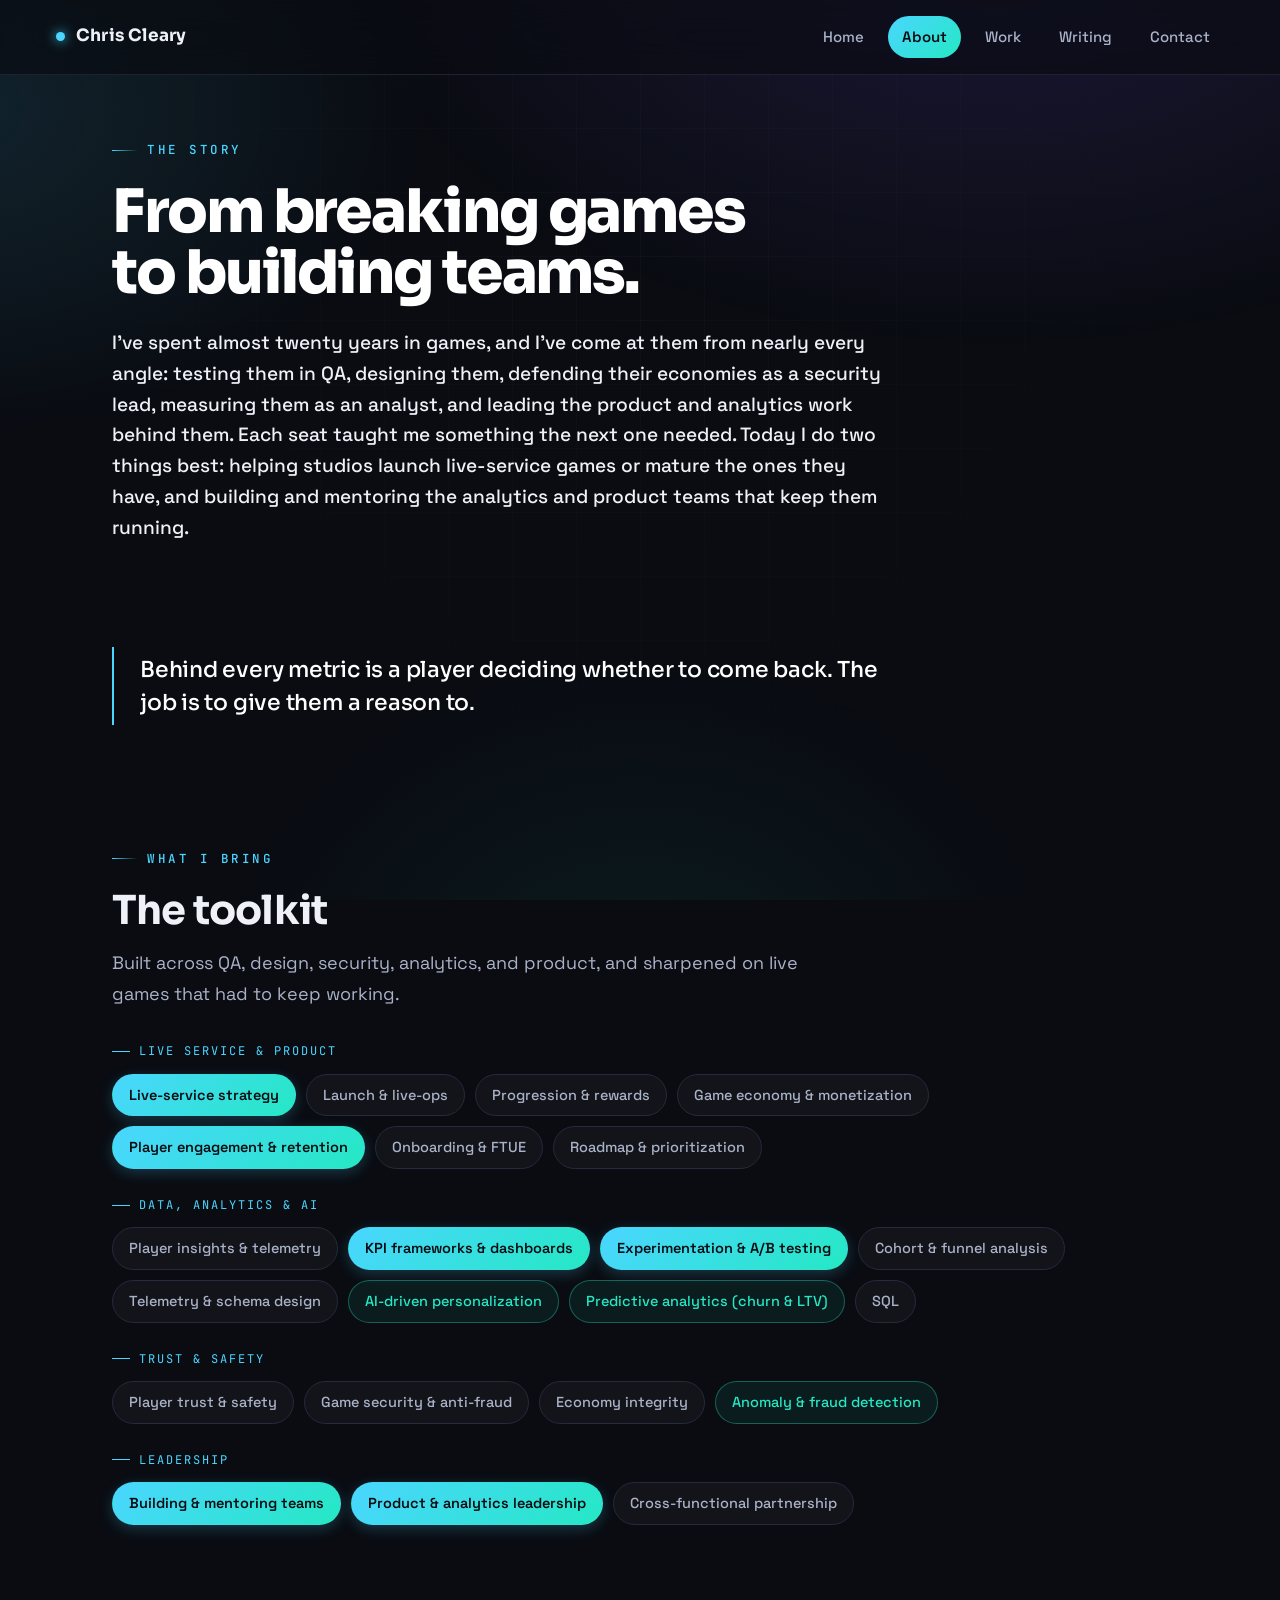
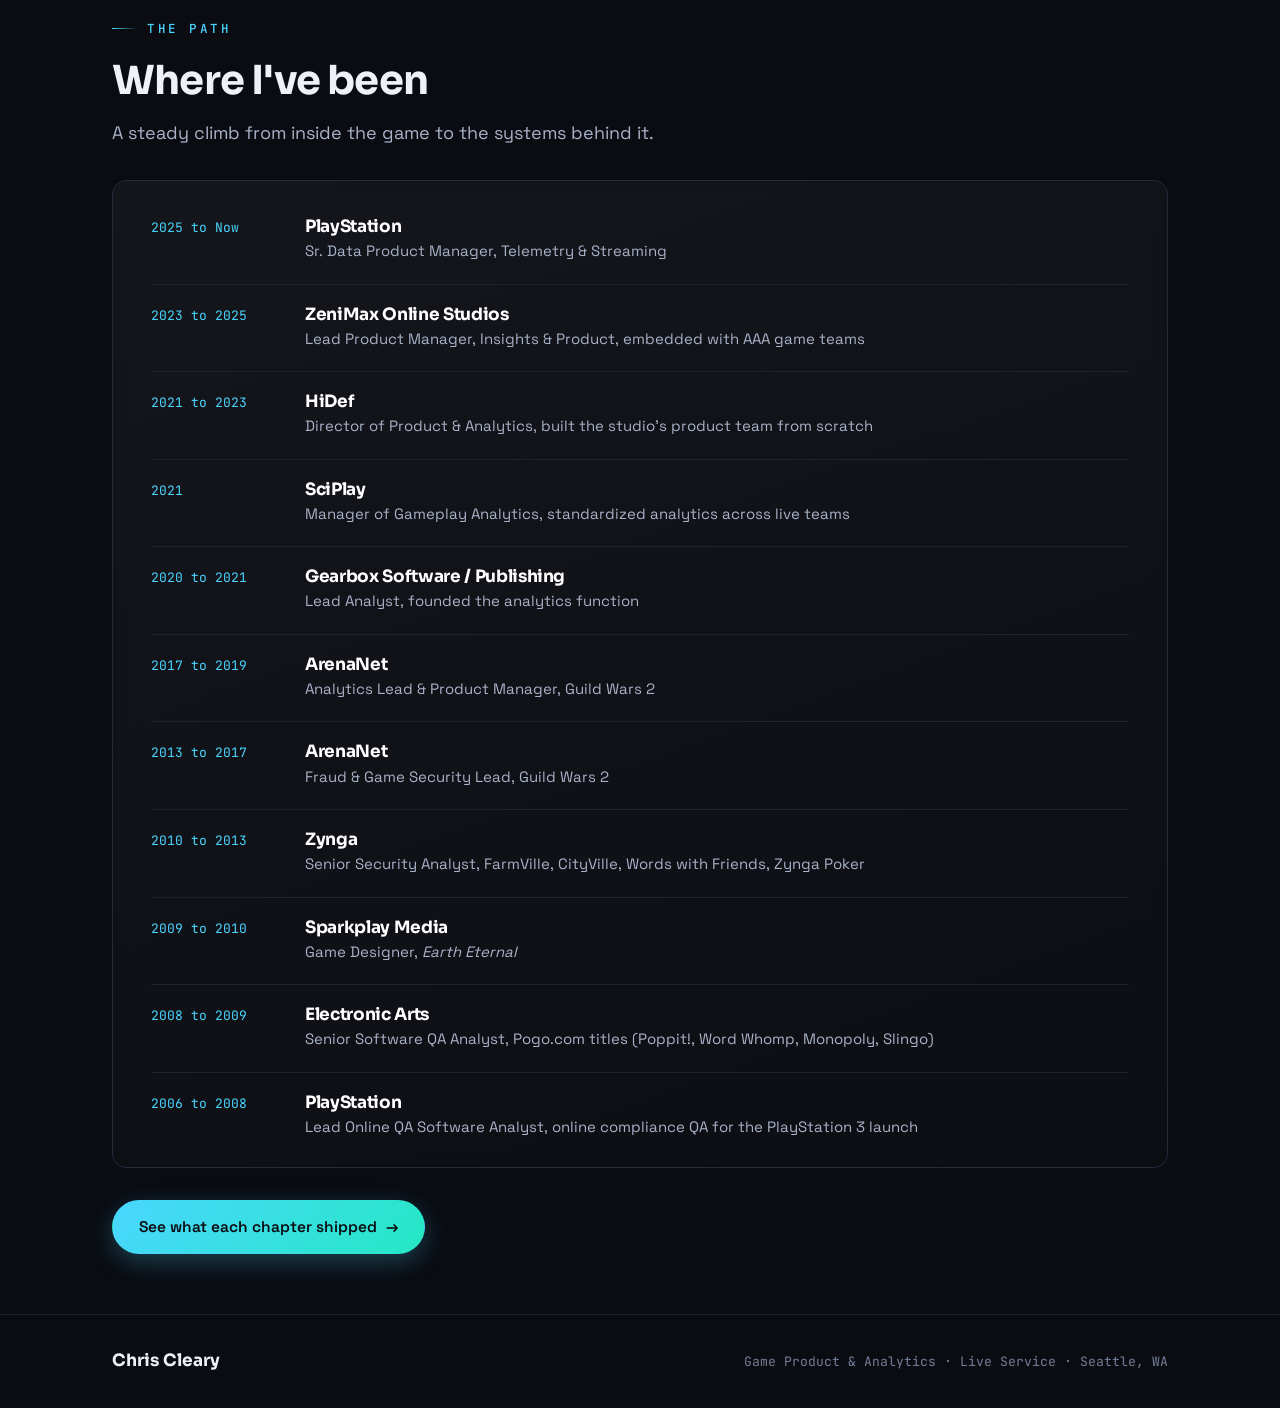
<file: about.html>
<!DOCTYPE html>
<html lang="en">
<head>
<meta charset="UTF-8">
<meta name="viewport" content="width=device-width, initial-scale=1.0">
<title>About, Chris Cleary</title>
<meta name="description" content="From breaking games in QA to building product and analytics teams. Almost twenty years in games across QA, design, security, analytics, and product.">
<meta name="author" content="Chris Cleary">
<meta property="og:type" content="website">
<meta property="og:title" content="About, Chris Cleary">
<meta property="og:description" content="From breaking games in QA to building product and analytics teams. Almost twenty years across QA, design, security, analytics, and product.">
<meta name="twitter:card" content="summary">
<meta name="twitter:title" content="About, Chris Cleary">
<link rel="icon" href="data:image/svg+xml,%3Csvg xmlns=%27http://www.w3.org/2000/svg%27 viewBox=%270 0 32 32%27%3E%3Crect width=%2732%27 height=%2732%27 rx=%278%27 fill=%27%230a0c12%27/%3E%3Ccircle cx=%2716%27 cy=%2716%27 r=%277%27 fill=%27none%27 stroke=%27%234ad6ff%27 stroke-width=%272.5%27/%3E%3Ccircle cx=%2716%27 cy=%2716%27 r=%272.5%27 fill=%27%237c5cff%27/%3E%3C/svg%3E">
<link rel="stylesheet" href="style.css">
</head>
<body>

<nav class="nav">
  <a class="brand" href="index.html"><span class="dot"></span> Chris Cleary</a>
  <div class="nav-links">
    <a href="index.html">Home</a>
    <a href="about.html" class="active">About</a>
    <a href="work.html">Work</a>
    <a href="writing/">Writing</a>
    <a href="contact.html">Contact</a>
  </div>
</nav>

<main class="wrap">
  <section class="hero" style="padding-bottom:clamp(20px,3vw,32px)">
    <div class="prose">
      <span class="kicker">The story</span>
      <h1 style="font-size:clamp(34px,6vw,60px); margin-bottom:24px;">From breaking games<br>to building teams.</h1>
      <p class="big">I've spent almost twenty years in games, and I've come at them from nearly every angle: testing them in QA, designing them, defending their economies as a security lead, measuring them as an analyst, and leading the product and analytics work behind them. Each seat taught me something the next one needed. Today I do two things best: helping studios launch live-service games or mature the ones they have, and building and mentoring the analytics and product teams that keep them running.</p>
    </div>
  </section>

  <section style="padding-top:clamp(8px,2vw,20px)">
    <div class="prose">
      <div class="pullquote">Behind every metric is a player deciding whether to come back. The job is to give them a reason to.</div>
    </div>
  </section>

  <section style="padding-top:clamp(10px,2vw,24px)">
    <span class="kicker">What I bring</span>
    <h2 class="section-title">The toolkit</h2>
    <p class="section-sub">Built across QA, design, security, analytics, and product, and sharpened on live games that had to keep working.</p>
    <div class="cap-groups reveal">
      <div class="cap-group">
        <div class="cap-label">Live Service &amp; Product</div>
        <div class="caps">
          <span class="cap-tag core">Live-service strategy</span>
          <span class="cap-tag">Launch &amp; live-ops</span>
          <span class="cap-tag">Progression &amp; rewards</span>
          <span class="cap-tag">Game economy &amp; monetization</span>
          <span class="cap-tag core">Player engagement &amp; retention</span>
          <span class="cap-tag">Onboarding &amp; FTUE</span>
          <span class="cap-tag">Roadmap &amp; prioritization</span>
        </div>
      </div>
      <div class="cap-group">
        <div class="cap-label">Data, Analytics &amp; AI</div>
        <div class="caps">
          <span class="cap-tag">Player insights &amp; telemetry</span>
          <span class="cap-tag core">KPI frameworks &amp; dashboards</span>
          <span class="cap-tag core">Experimentation &amp; A/B testing</span>
          <span class="cap-tag">Cohort &amp; funnel analysis</span>
          <span class="cap-tag">Telemetry &amp; schema design</span>
          <span class="cap-tag ai">AI-driven personalization</span>
          <span class="cap-tag ai">Predictive analytics (churn &amp; LTV)</span>
          <span class="cap-tag">SQL</span>
        </div>
      </div>
      <div class="cap-group">
        <div class="cap-label">Trust &amp; Safety</div>
        <div class="caps">
          <span class="cap-tag">Player trust &amp; safety</span>
          <span class="cap-tag">Game security &amp; anti-fraud</span>
          <span class="cap-tag">Economy integrity</span>
          <span class="cap-tag ai">Anomaly &amp; fraud detection</span>
        </div>
      </div>
      <div class="cap-group">
        <div class="cap-label">Leadership</div>
        <div class="caps">
          <span class="cap-tag core">Building &amp; mentoring teams</span>
          <span class="cap-tag core">Product &amp; analytics leadership</span>
          <span class="cap-tag">Cross-functional partnership</span>
        </div>
      </div>
    </div>
  </section>

  <section style="padding-top:clamp(10px,2vw,24px)">
    <span class="kicker">The path</span>
    <h2 class="section-title">Where I've been</h2>
    <p class="section-sub">A steady climb from inside the game to the systems behind it.</p>
    <div class="panel" style="padding:8px clamp(22px,4vw,38px)">
      <ul class="timeline">
        <li class="tl-item reveal"><span class="tl-yr">2025 to Now</span><div class="tl-body"><h4>PlayStation</h4><p>Sr. Data Product Manager, Telemetry &amp; Streaming</p></div></li>
        <li class="tl-item reveal"><span class="tl-yr">2023 to 2025</span><div class="tl-body"><h4>ZeniMax Online Studios</h4><p>Lead Product Manager, Insights &amp; Product, embedded with AAA game teams</p></div></li>
        <li class="tl-item reveal"><span class="tl-yr">2021 to 2023</span><div class="tl-body"><h4>HiDef</h4><p>Director of Product &amp; Analytics, built the studio's product team from scratch</p></div></li>
        <li class="tl-item reveal"><span class="tl-yr">2021</span><div class="tl-body"><h4>SciPlay</h4><p>Manager of Gameplay Analytics, standardized analytics across live teams</p></div></li>
        <li class="tl-item reveal"><span class="tl-yr">2020 to 2021</span><div class="tl-body"><h4>Gearbox Software / Publishing</h4><p>Lead Analyst, founded the analytics function</p></div></li>
        <li class="tl-item reveal"><span class="tl-yr">2017 to 2019</span><div class="tl-body"><h4>ArenaNet</h4><p>Analytics Lead &amp; Product Manager, Guild Wars 2</p></div></li>
        <li class="tl-item reveal"><span class="tl-yr">2013 to 2017</span><div class="tl-body"><h4>ArenaNet</h4><p>Fraud &amp; Game Security Lead, Guild Wars 2</p></div></li>
        <li class="tl-item reveal"><span class="tl-yr">2010 to 2013</span><div class="tl-body"><h4>Zynga</h4><p>Senior Security Analyst, FarmVille, CityVille, Words with Friends, Zynga Poker</p></div></li>
        <li class="tl-item reveal"><span class="tl-yr">2009 to 2010</span><div class="tl-body"><h4>Sparkplay Media</h4><p>Game Designer, <em>Earth Eternal</em></p></div></li>
        <li class="tl-item reveal"><span class="tl-yr">2008 to 2009</span><div class="tl-body"><h4>Electronic Arts</h4><p>Senior Software QA Analyst, Pogo.com titles (Poppit!, Word Whomp, Monopoly, Slingo)</p></div></li>
        <li class="tl-item reveal"><span class="tl-yr">2006 to 2008</span><div class="tl-body"><h4>PlayStation</h4><p>Lead Online QA Software Analyst, online compliance QA for the PlayStation 3 launch</p></div></li>
      </ul>
    </div>
    <div style="margin-top:32px"><a class="btn" href="work.html">See what each chapter shipped <span class="arr">&rarr;</span></a></div>
  </section>
</main>

<footer class="footer">
  <div class="wrap">
    <span class="fb">Chris Cleary</span>
    <span class="fm">Game Product &amp; Analytics · Live Service · Seattle, WA</span>
  </div>
</footer>

<script src="app.js"></script>
</body>
</html>
</file>
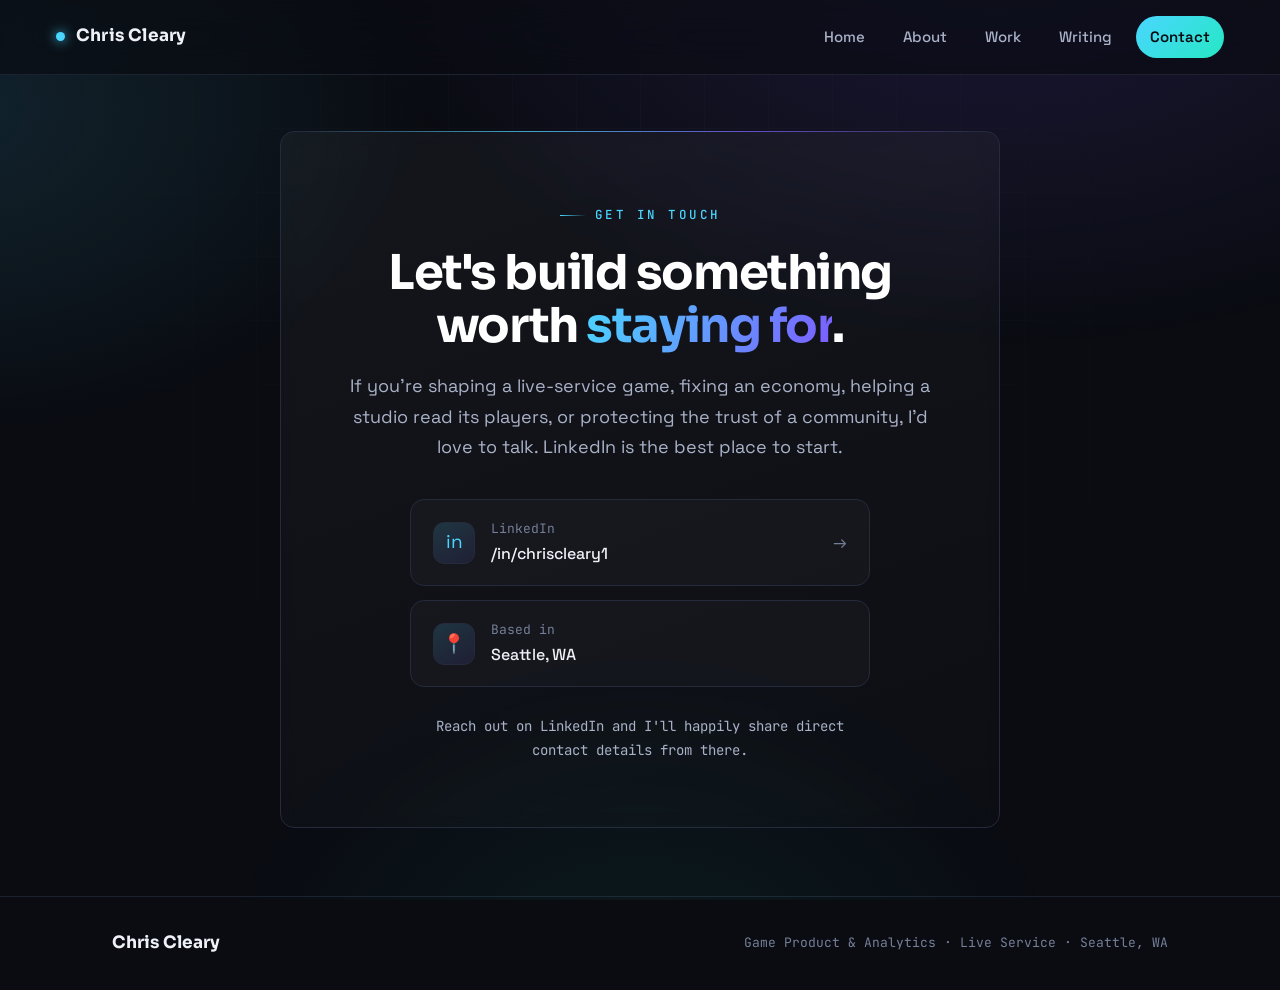
<file: contact.html>
<!DOCTYPE html>
<html lang="en">
<head>
<meta charset="UTF-8">
<meta name="viewport" content="width=device-width, initial-scale=1.0">
<title>Contact, Chris Cleary</title>
<meta name="description" content="Get in touch with Chris Cleary, a game product and analytics leader based in Seattle, WA.">
<meta name="author" content="Chris Cleary">
<meta property="og:type" content="website">
<meta property="og:title" content="Contact, Chris Cleary">
<meta property="og:description" content="A game product and analytics leader based in Seattle, WA.">
<meta name="twitter:card" content="summary">
<meta name="twitter:title" content="Contact, Chris Cleary">
<link rel="icon" href="data:image/svg+xml,%3Csvg xmlns=%27http://www.w3.org/2000/svg%27 viewBox=%270 0 32 32%27%3E%3Crect width=%2732%27 height=%2732%27 rx=%278%27 fill=%27%230a0c12%27/%3E%3Ccircle cx=%2716%27 cy=%2716%27 r=%277%27 fill=%27none%27 stroke=%27%234ad6ff%27 stroke-width=%272.5%27/%3E%3Ccircle cx=%2716%27 cy=%2716%27 r=%272.5%27 fill=%27%237c5cff%27/%3E%3C/svg%3E">
<link rel="stylesheet" href="style.css">
</head>
<body>

<nav class="nav">
  <a class="brand" href="index.html"><span class="dot"></span> Chris Cleary</a>
  <div class="nav-links">
    <a href="index.html">Home</a>
    <a href="about.html">About</a>
    <a href="work.html">Work</a>
    <a href="writing/">Writing</a>
    <a href="contact.html" class="active">Contact</a>
  </div>
</nav>

<main class="wrap">
  <section class="hero">
    <div class="panel lit contact-card reveal">
      <span class="kicker" style="justify-content:center">Get in touch</span>
      <h2>Let's build something<br>worth <span class="grad">staying for</span>.</h2>
      <p>If you're shaping a live-service game, fixing an economy, helping a studio read its players, or protecting the trust of a community, I'd love to talk. LinkedIn is the best place to start.</p>

      <div class="contact-links">
        <a class="clink" href="https://linkedin.com/in/chriscleary1" target="_blank" rel="noopener">
          <span class="ic">in</span>
          <span class="ct"><span class="lbl">LinkedIn</span><span class="val">/in/chriscleary1</span></span>
          <span class="arr">&rarr;</span>
        </a>
        <div class="clink" style="cursor:default">
          <span class="ic">📍</span>
          <span class="ct"><span class="lbl">Based in</span><span class="val">Seattle, WA</span></span>
        </div>
      </div>

      <p style="font-family:var(--mono); font-size:14px; margin-top:28px; margin-bottom:0;">Reach out on LinkedIn and I'll happily share direct contact details from there.</p>
    </div>
  </section>
</main>

<footer class="footer">
  <div class="wrap">
    <span class="fb">Chris Cleary</span>
    <span class="fm">Game Product &amp; Analytics · Live Service · Seattle, WA</span>
  </div>
</footer>

<script src="app.js"></script>
</body>
</html>
</file>
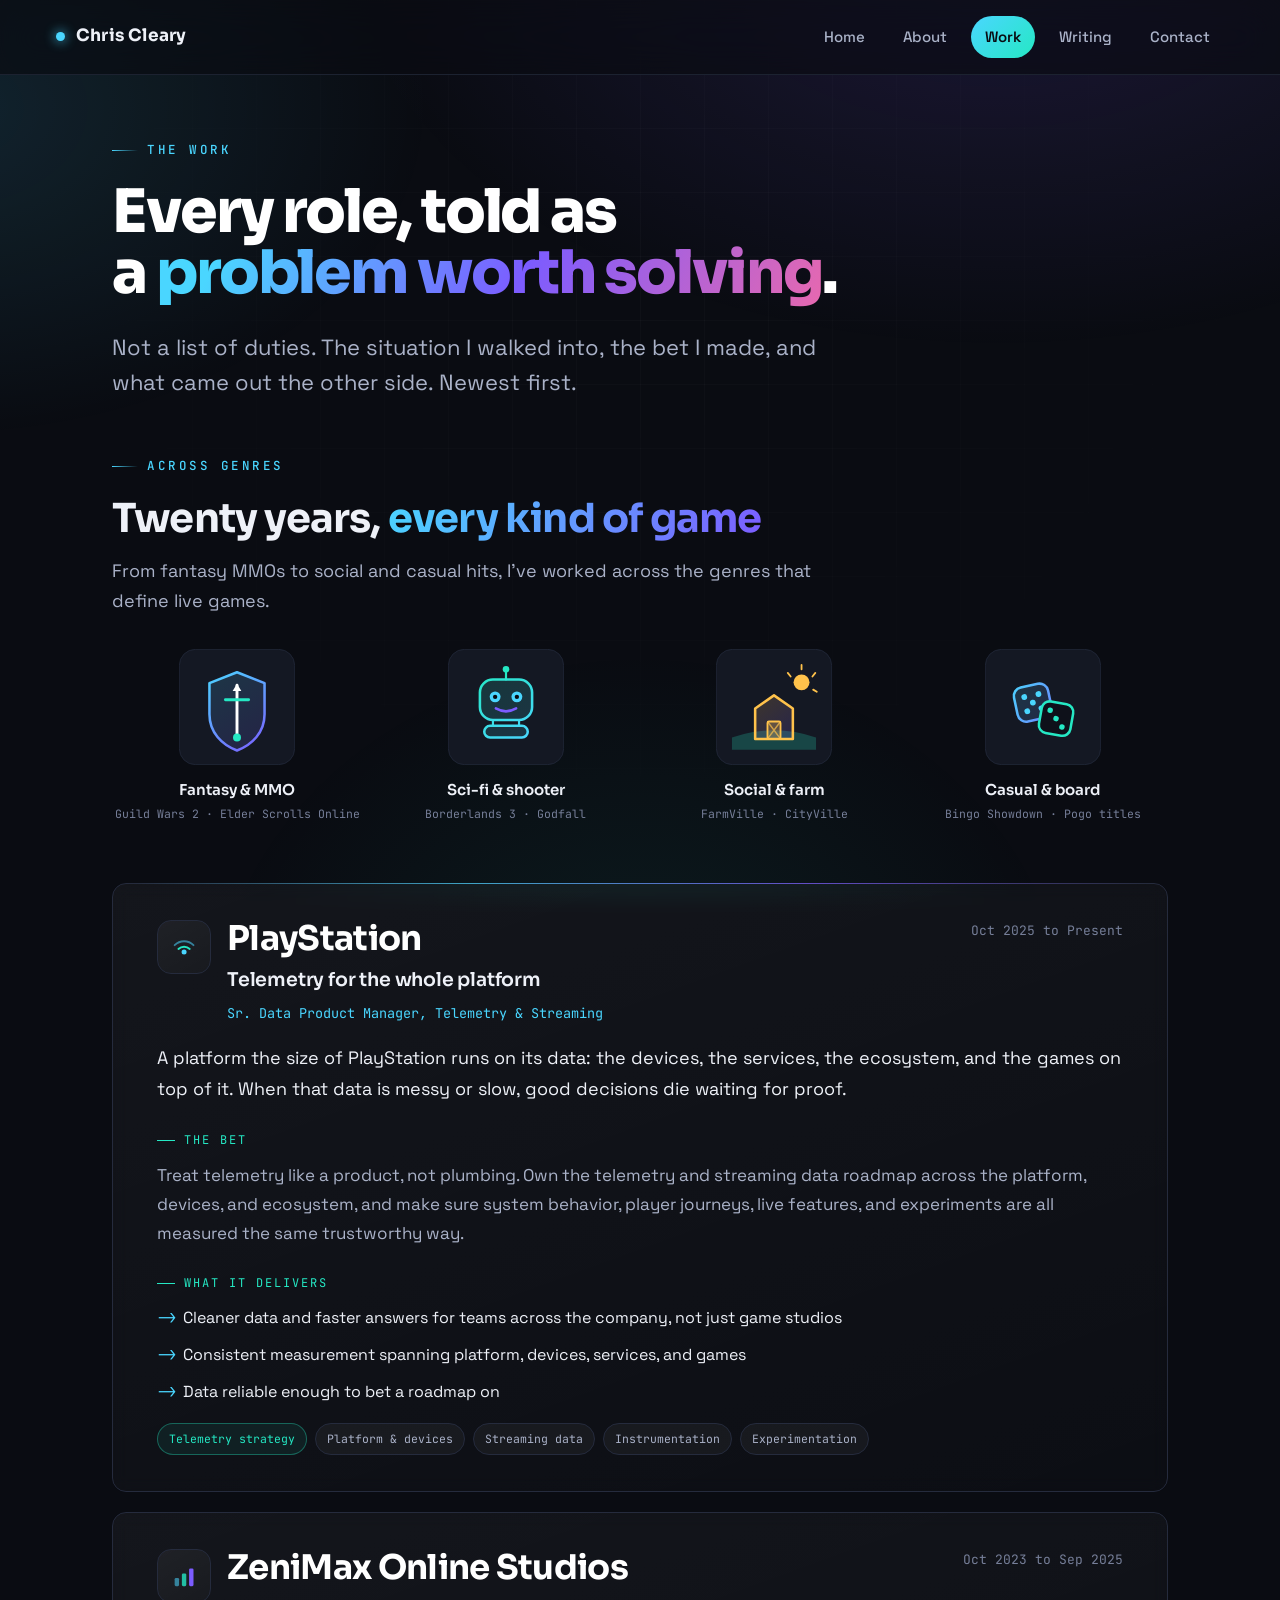
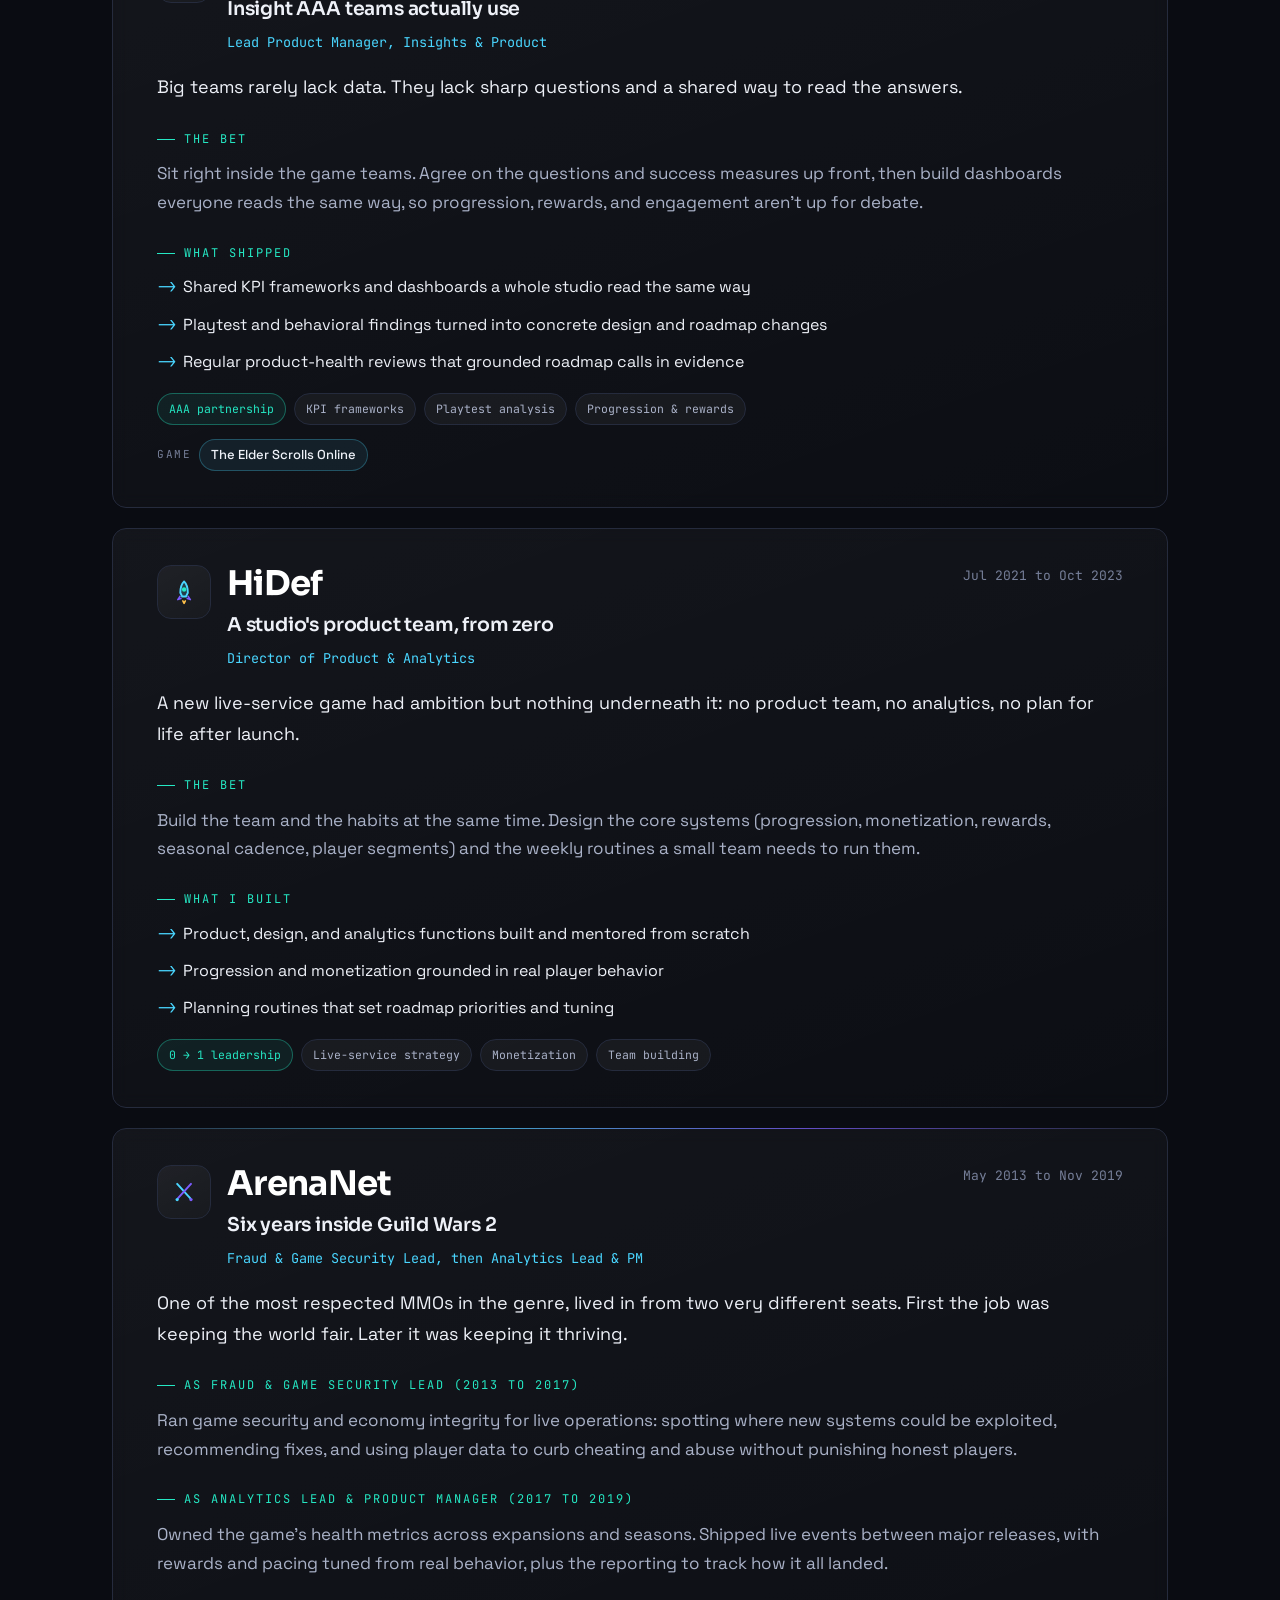
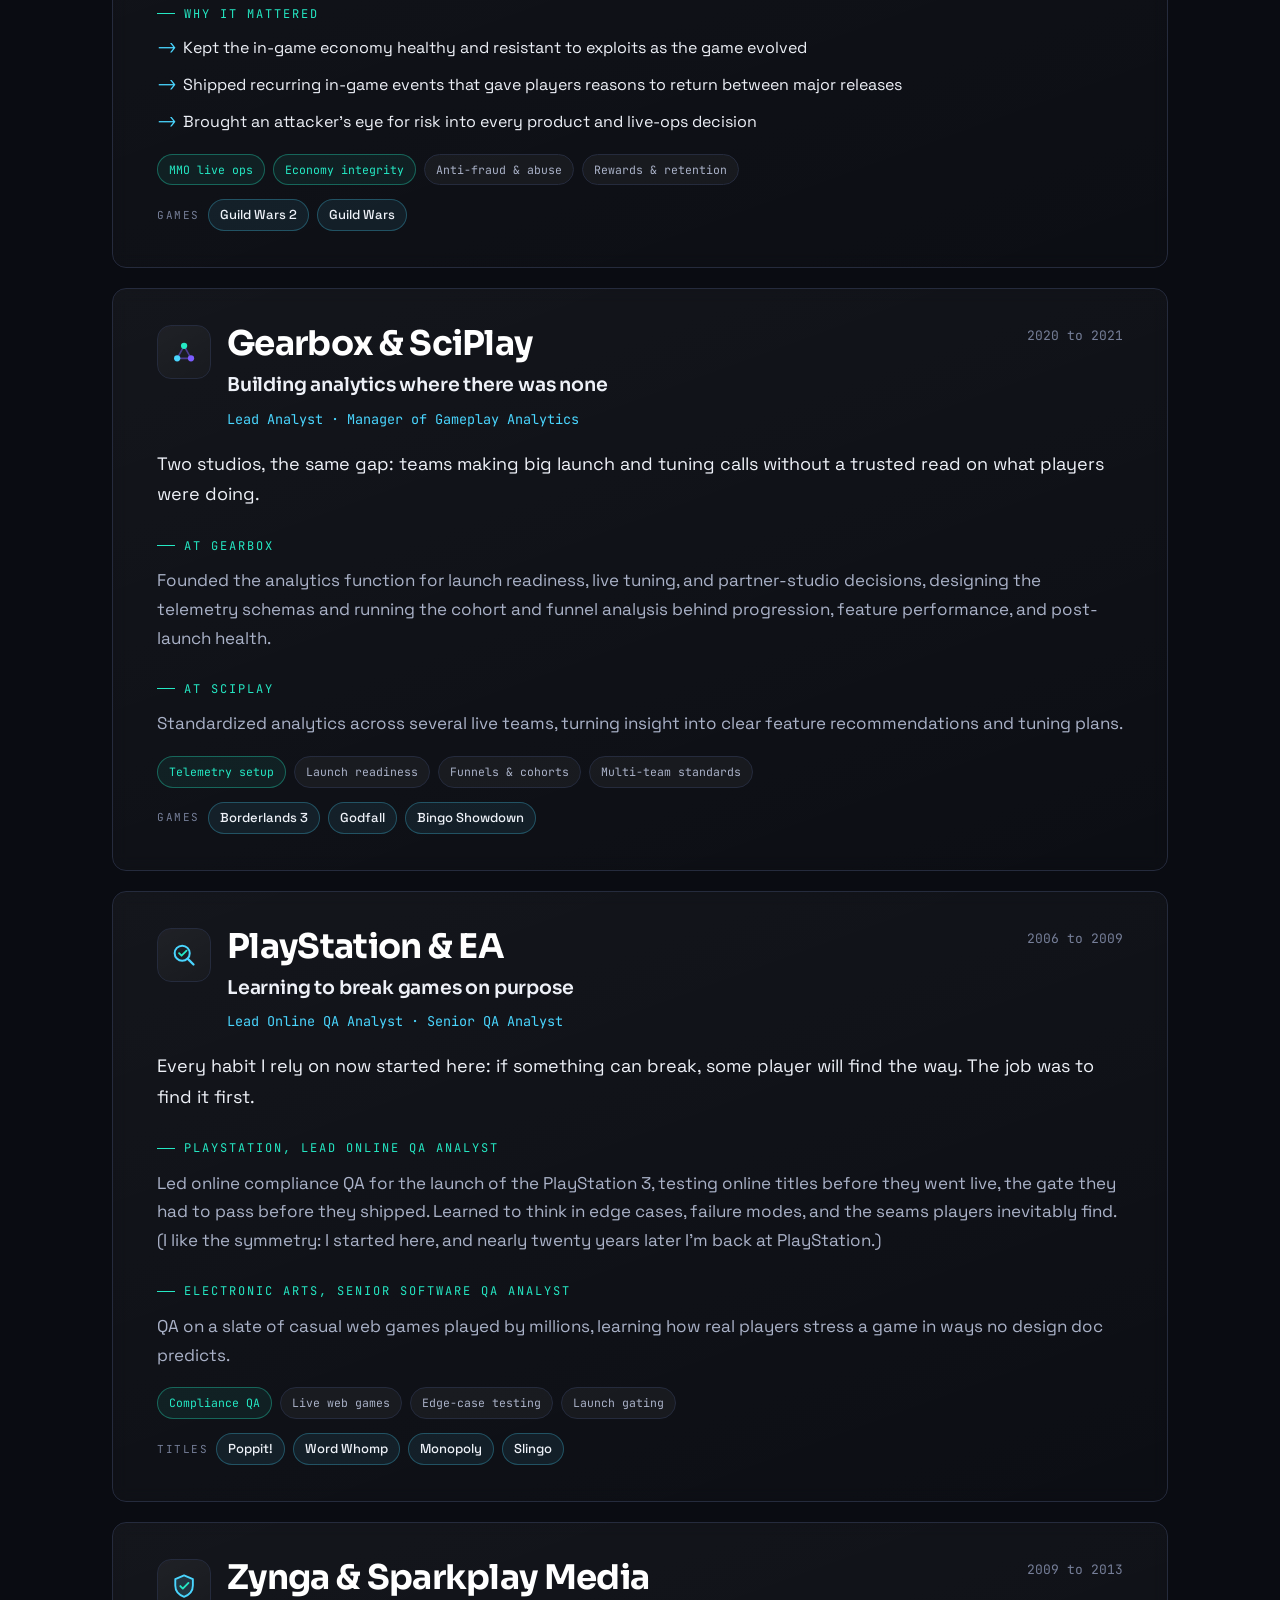
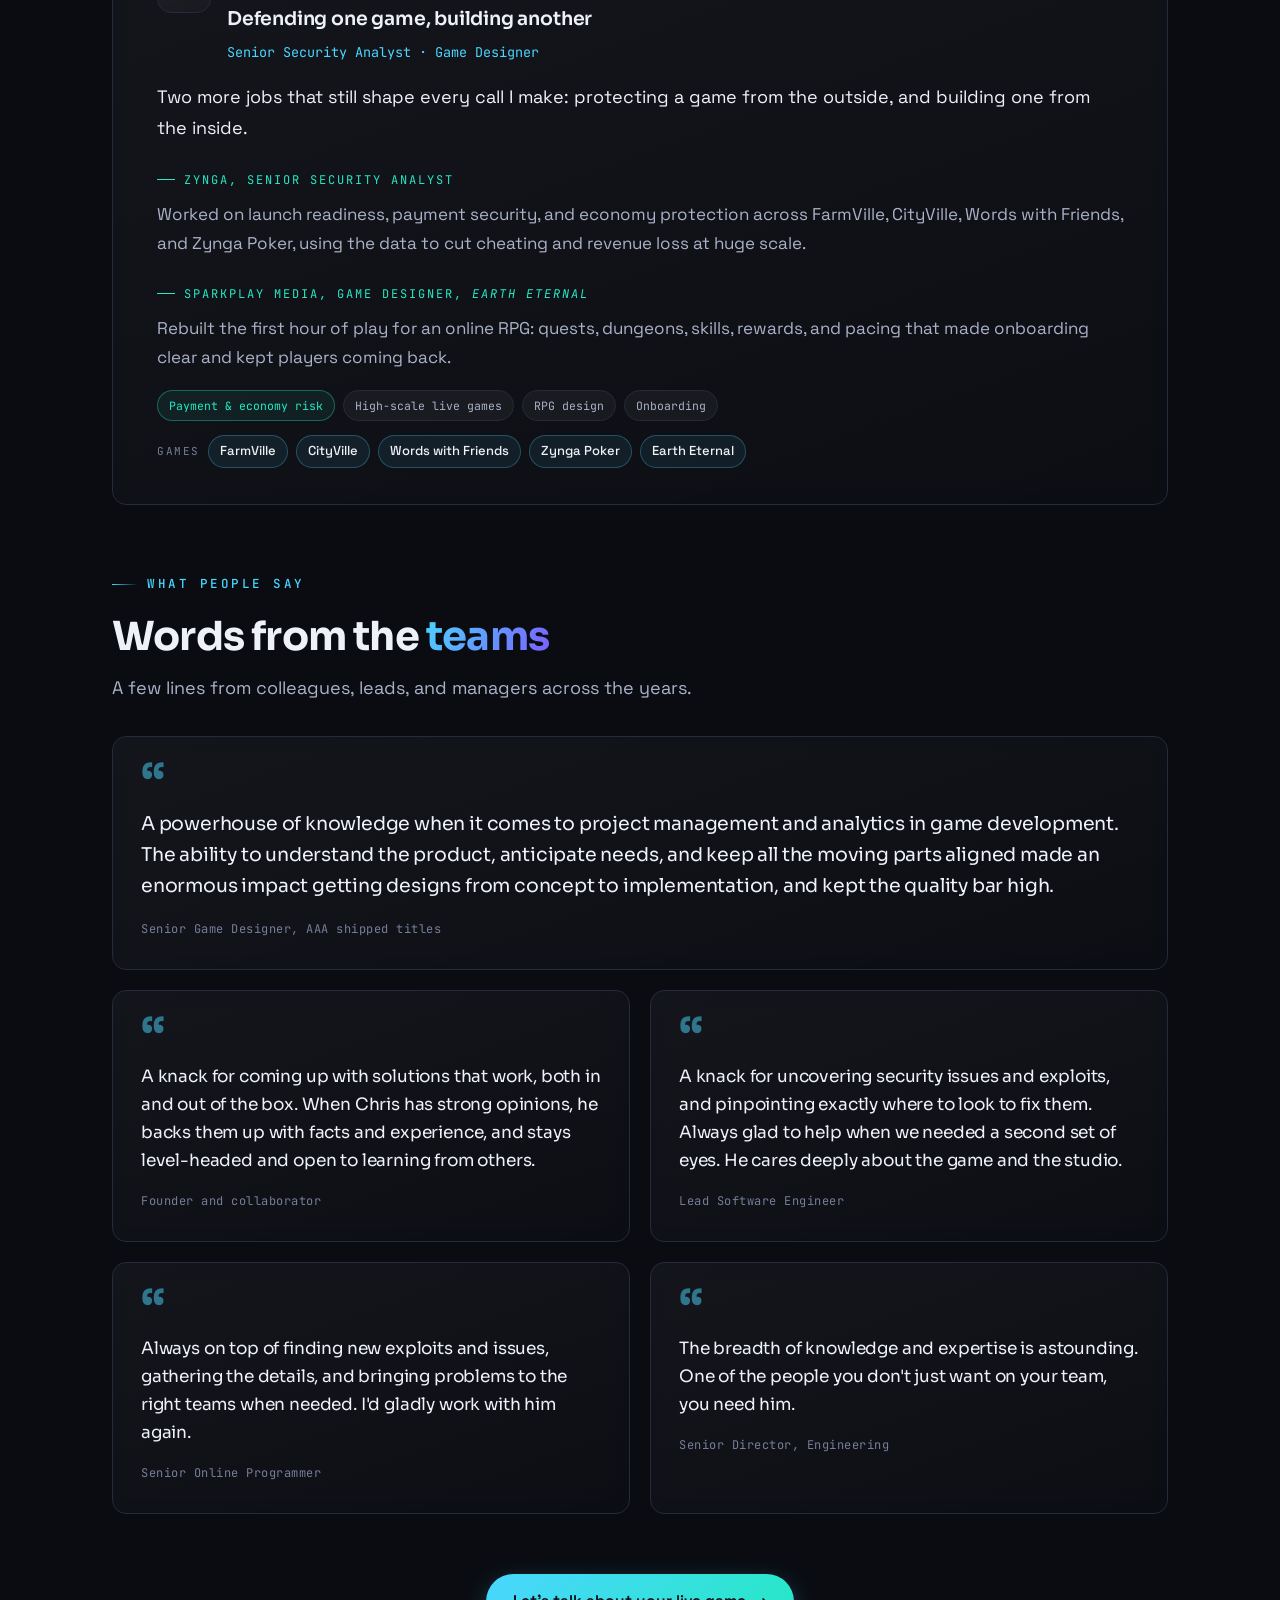
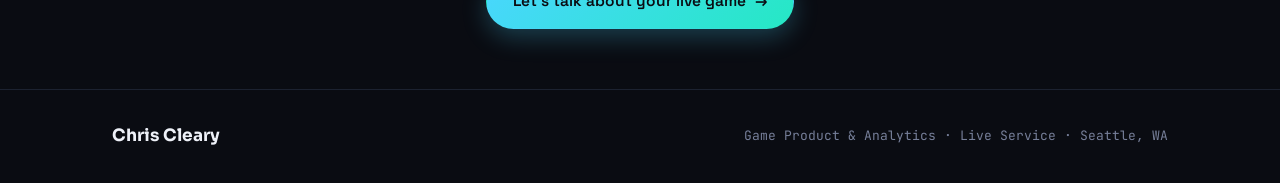
<file: work.html>
<!DOCTYPE html>
<html lang="en">
<head>
<meta charset="UTF-8">
<meta name="viewport" content="width=device-width, initial-scale=1.0">
<title>Work, Chris Cleary</title>
<meta name="description" content="Selected work across PlayStation, ZeniMax, HiDef, Gearbox, SciPlay, ArenaNet, Zynga, and EA. Each role told as the problem, the bet, and what shipped.">
<meta name="author" content="Chris Cleary">
<meta property="og:type" content="website">
<meta property="og:title" content="Work, Chris Cleary">
<meta property="og:description" content="Selected work told as the problem, the bet, and what shipped.">
<meta name="twitter:card" content="summary">
<meta name="twitter:title" content="Work, Chris Cleary">
<link rel="icon" href="data:image/svg+xml,%3Csvg xmlns=%27http://www.w3.org/2000/svg%27 viewBox=%270 0 32 32%27%3E%3Crect width=%2732%27 height=%2732%27 rx=%278%27 fill=%27%230a0c12%27/%3E%3Ccircle cx=%2716%27 cy=%2716%27 r=%277%27 fill=%27none%27 stroke=%27%234ad6ff%27 stroke-width=%272.5%27/%3E%3Ccircle cx=%2716%27 cy=%2716%27 r=%272.5%27 fill=%27%237c5cff%27/%3E%3C/svg%3E">
<link rel="stylesheet" href="style.css">
</head>
<body>

<nav class="nav">
  <a class="brand" href="index.html"><span class="dot"></span> Chris Cleary</a>
  <div class="nav-links">
    <a href="index.html">Home</a>
    <a href="about.html">About</a>
    <a href="work.html" class="active">Work</a>
    <a href="writing/">Writing</a>
    <a href="contact.html">Contact</a>
  </div>
</nav>

<main class="wrap">
  <section class="hero" style="padding-bottom:clamp(16px,3vw,28px)">
    <span class="kicker">The work</span>
    <h1 style="font-size:clamp(34px,6vw,60px);">Every role, told as<br>a <span class="grad">problem worth solving</span>.</h1>
    <p class="lede" style="margin-top:16px;">Not a list of duties. The situation I walked into, the bet I made, and what came out the other side. Newest first.</p>
  </section>

  <section style="padding-top:0">
    <span class="kicker">Across genres</span>
    <h2 class="section-title">Twenty years, <span class="accent">every kind of game</span></h2>
    <p class="section-sub">From fantasy MMOs to social and casual hits, I've worked across the genres that define live games.</p>
    <div class="genres reveal">
      <div class="genre"><div class="emblem"><svg viewBox="0 0 160 160" xmlns="http://www.w3.org/2000/svg" role="img" aria-label="Fantasy and MMO games">
  <defs>
    <linearGradient id="fg" x1="40" y1="30" x2="120" y2="140" gradientUnits="userSpaceOnUse">
      <stop stop-color="#4ad6ff"/><stop offset="1" stop-color="#7c5cff"/>
    </linearGradient>
  </defs>
  <rect x=".5" y=".5" width="159" height="159" rx="22" fill="#141823" stroke="#252b3d"/>
  <!-- shield -->
  <path d="M80 32 L118 47 V90 C118 115 101 132 80 140 C59 132 42 115 42 90 V47 Z"
        fill="url(#fg)" fill-opacity=".16" stroke="url(#fg)" stroke-width="3.5" stroke-linejoin="round"/>
  <!-- sword blade -->
  <path d="M80 50 L80 122" stroke="#fff" stroke-width="4" stroke-linecap="round"/>
  <!-- sword tip -->
  <path d="M74 58 L80 48 L86 58 Z" fill="#fff"/>
  <!-- crossguard -->
  <path d="M64 70 H96" stroke="#25e8c4" stroke-width="4" stroke-linecap="round"/>
  <!-- pommel gem -->
  <circle cx="80" cy="122" r="5.5" fill="#25e8c4"/>
</svg></div><div class="g-name">Fantasy &amp; MMO</div><div class="g-games">Guild Wars 2 · Elder Scrolls Online</div></div>
      <div class="genre"><div class="emblem"><svg viewBox="0 0 160 160" xmlns="http://www.w3.org/2000/svg" role="img" aria-label="Sci-fi and shooter games">
  <defs>
    <linearGradient id="sg" x1="46" y1="30" x2="114" y2="124" gradientUnits="userSpaceOnUse">
      <stop stop-color="#25e8c4"/><stop offset="1" stop-color="#4ad6ff"/>
    </linearGradient>
  </defs>
  <rect x=".5" y=".5" width="159" height="159" rx="22" fill="#141823" stroke="#252b3d"/>
  <!-- antenna -->
  <path d="M80 42 V32" stroke="#25e8c4" stroke-width="3" stroke-linecap="round"/>
  <circle cx="80" cy="28" r="4.5" fill="#25e8c4"/>
  <!-- head -->
  <rect x="44" y="42" width="72" height="56" rx="18" fill="url(#sg)" fill-opacity=".15" stroke="url(#sg)" stroke-width="3.5"/>
  <!-- eyes -->
  <circle cx="65" cy="66" r="7.5" fill="#4ad6ff"/>
  <circle cx="95" cy="66" r="7.5" fill="#4ad6ff"/>
  <circle cx="65" cy="66" r="3" fill="#0a0c12"/>
  <circle cx="95" cy="66" r="3" fill="#0a0c12"/>
  <!-- smile -->
  <path d="M66 82 Q80 90 94 82" stroke="#7c5cff" stroke-width="3.5" stroke-linecap="round" fill="none"/>
  <!-- shoulders -->
  <path d="M62 98 V106 M98 98 V106" stroke="url(#sg)" stroke-width="3"/>
  <rect x="50" y="106" width="60" height="16" rx="8" fill="url(#sg)" fill-opacity=".15" stroke="url(#sg)" stroke-width="3.5"/>
</svg></div><div class="g-name">Sci-fi &amp; shooter</div><div class="g-games">Borderlands 3 · Godfall</div></div>
      <div class="genre"><div class="emblem"><svg viewBox="0 0 160 160" xmlns="http://www.w3.org/2000/svg" role="img" aria-label="Farm and social games">
  <defs>
    <linearGradient id="ag" x1="54" y1="60" x2="106" y2="124" gradientUnits="userSpaceOnUse">
      <stop stop-color="#ffc24b"/><stop offset="1" stop-color="#7c5cff"/>
    </linearGradient>
  </defs>
  <rect x=".5" y=".5" width="159" height="159" rx="22" fill="#141823" stroke="#252b3d"/>
  <!-- sun -->
  <circle cx="118" cy="46" r="11" fill="#ffc24b"/>
  <g stroke="#ffc24b" stroke-width="2.5" stroke-linecap="round">
    <path d="M118 28 V22"/><path d="M133 38 L137 33"/><path d="M134 56 L139 59"/><path d="M103 38 L99 33"/>
  </g>
  <!-- hill -->
  <path d="M22 122 Q80 102 138 122 V139 H22 Z" fill="#25e8c4" fill-opacity=".22"/>
  <!-- barn body -->
  <path d="M54 124 V82 L80 64 L106 82 V124 Z" fill="url(#ag)" fill-opacity=".18" stroke="#ffc24b" stroke-width="3.5" stroke-linejoin="round"/>
  <!-- barn door -->
  <rect x="71" y="100" width="18" height="24" rx="2" fill="#ffc24b" fill-opacity=".25" stroke="#ffc24b" stroke-width="2.5"/>
  <!-- door cross -->
  <path d="M71 100 L89 124 M89 100 L71 124" stroke="#ffc24b" stroke-width="2" opacity=".7"/>
</svg></div><div class="g-name">Social &amp; farm</div><div class="g-games">FarmVille · CityVille</div></div>
      <div class="genre"><div class="emblem"><svg viewBox="0 0 160 160" xmlns="http://www.w3.org/2000/svg" role="img" aria-label="Casual and board games">
  <defs>
    <linearGradient id="cg" x1="40" y1="44" x2="120" y2="120" gradientUnits="userSpaceOnUse">
      <stop stop-color="#4ad6ff"/><stop offset="1" stop-color="#7c5cff"/>
    </linearGradient>
  </defs>
  <rect x=".5" y=".5" width="159" height="159" rx="22" fill="#141823" stroke="#252b3d"/>
  <!-- back die -->
  <g transform="rotate(-12 66 74)">
    <rect x="42" y="50" width="48" height="48" rx="12" fill="url(#cg)" fill-opacity=".16" stroke="url(#cg)" stroke-width="3.5"/>
    <circle cx="56" cy="64" r="4" fill="#4ad6ff"/><circle cx="76" cy="64" r="4" fill="#4ad6ff"/>
    <circle cx="66" cy="74" r="4" fill="#4ad6ff"/>
    <circle cx="56" cy="84" r="4" fill="#4ad6ff"/><circle cx="76" cy="84" r="4" fill="#4ad6ff"/>
  </g>
  <!-- front die -->
  <g transform="rotate(10 98 96)">
    <rect x="76" y="74" width="44" height="44" rx="11" fill="#0e111a" stroke="#25e8c4" stroke-width="3.5"/>
    <circle cx="88" cy="86" r="3.8" fill="#25e8c4"/>
    <circle cx="98" cy="96" r="3.8" fill="#25e8c4"/>
    <circle cx="108" cy="106" r="3.8" fill="#25e8c4"/>
  </g>
</svg></div><div class="g-name">Casual &amp; board</div><div class="g-games">Bingo Showdown · Pogo titles</div></div>
    </div>
  </section>

  <section style="padding-top:0">
    <div class="work-list">

      <!-- PLAYSTATION -->
      <article class="panel lit case reveal" id="playstation">
        <div class="case-head">
          <div class="case-id"><span class="case-ico"><svg viewBox="0 0 48 48" fill="none" xmlns="http://www.w3.org/2000/svg"><circle cx="24" cy="32" r="4" fill="#4ad6ff"/><path d="M15 27a13 13 0 0 1 18 0" stroke="#25e8c4" stroke-width="3" stroke-linecap="round"/><path d="M9 21a21 21 0 0 1 30 0" stroke="#4ad6ff" stroke-width="3" stroke-linecap="round" opacity=".55"/></svg></span><div><h2>PlayStation</h2><div class="case-sub">Telemetry for the whole platform</div><div class="role">Sr. Data Product Manager, Telemetry &amp; Streaming</div></div></div>
          <div class="when">Oct 2025 to Present</div>
        </div>
        <p class="lead">A platform the size of PlayStation runs on its data: the devices, the services, the ecosystem, and the games on top of it. When that data is messy or slow, good decisions die waiting for proof.</p>
        <div class="block-label">The bet</div>
        <p>Treat telemetry like a product, not plumbing. Own the telemetry and streaming data roadmap across the platform, devices, and ecosystem, and make sure system behavior, player journeys, live features, and experiments are all measured the same trustworthy way.</p>
        <div class="block-label">What it delivers</div>
        <ul class="outcomes">
          <li>Cleaner data and faster answers for teams across the company, not just game studios</li>
          <li>Consistent measurement spanning platform, devices, services, and games</li>
          <li>Data reliable enough to bet a roadmap on</li>
        </ul>
        <div class="chips" style="margin-top:18px"><span class="chip hot">Telemetry strategy</span><span class="chip">Platform &amp; devices</span><span class="chip">Streaming data</span><span class="chip">Instrumentation</span><span class="chip">Experimentation</span></div>
      </article>

      <!-- ZENIMAX -->
      <article class="panel case reveal" id="zenimax">
        <div class="case-head">
          <div class="case-id"><span class="case-ico"><svg viewBox="0 0 48 48" fill="none" xmlns="http://www.w3.org/2000/svg"><rect x="9" y="27" width="7" height="13" rx="2" fill="#4ad6ff" opacity=".55"/><rect x="20.5" y="20" width="7" height="20" rx="2" fill="#25e8c4" opacity=".8"/><rect x="32" y="12" width="7" height="28" rx="2" fill="#7c5cff"/></svg></span><div><h2>ZeniMax Online Studios</h2><div class="case-sub">Insight AAA teams actually use</div><div class="role">Lead Product Manager, Insights &amp; Product</div></div></div>
          <div class="when">Oct 2023 to Sep 2025</div>
        </div>
        <p class="lead">Big teams rarely lack data. They lack sharp questions and a shared way to read the answers.</p>
        <div class="block-label">The bet</div>
        <p>Sit right inside the game teams. Agree on the questions and success measures up front, then build dashboards everyone reads the same way, so progression, rewards, and engagement aren't up for debate.</p>
        <div class="block-label">What shipped</div>
        <ul class="outcomes">
          <li>Shared KPI frameworks and dashboards a whole studio read the same way</li>
          <li>Playtest and behavioral findings turned into concrete design and roadmap changes</li>
          <li>Regular product-health reviews that grounded roadmap calls in evidence</li>
        </ul>
        <div class="chips" style="margin-top:18px"><span class="chip hot">AAA partnership</span><span class="chip">KPI frameworks</span><span class="chip">Playtest analysis</span><span class="chip">Progression &amp; rewards</span></div>
        <div class="titles"><span class="tlabel">Game</span><span class="game">The Elder Scrolls Online</span></div>
      </article>

      <!-- HIDEF -->
      <article class="panel case reveal" id="hidef">
        <div class="case-head">
          <div class="case-id"><span class="case-ico"><svg viewBox="0 0 48 48" fill="none" xmlns="http://www.w3.org/2000/svg"><path d="M24 7c5 5 6 12 6 18l-3 6h-6l-3-6c0-6 1-13 6-18z" fill="#4ad6ff" fill-opacity=".18" stroke="#4ad6ff" stroke-width="3" stroke-linejoin="round"/><circle cx="24" cy="20" r="3.5" fill="#25e8c4"/><path d="M18 30l-4 6 6-2M30 30l4 6-6-2" stroke="#7c5cff" stroke-width="2.5" stroke-linejoin="round"/><path d="M22 38l2 4 2-4" stroke="#ffc24b" stroke-width="2.5" stroke-linecap="round" stroke-linejoin="round"/></svg></span><div><h2>HiDef</h2><div class="case-sub">A studio's product team, from zero</div><div class="role">Director of Product &amp; Analytics</div></div></div>
          <div class="when">Jul 2021 to Oct 2023</div>
        </div>
        <p class="lead">A new live-service game had ambition but nothing underneath it: no product team, no analytics, no plan for life after launch.</p>
        <div class="block-label">The bet</div>
        <p>Build the team and the habits at the same time. Design the core systems (progression, monetization, rewards, seasonal cadence, player segments) and the weekly routines a small team needs to run them.</p>
        <div class="block-label">What I built</div>
        <ul class="outcomes">
          <li>Product, design, and analytics functions built and mentored from scratch</li>
          <li>Progression and monetization grounded in real player behavior</li>
          <li>Planning routines that set roadmap priorities and tuning</li>
        </ul>
        <div class="chips" style="margin-top:18px"><span class="chip hot">0 &rarr; 1 leadership</span><span class="chip">Live-service strategy</span><span class="chip">Monetization</span><span class="chip">Team building</span></div>
      </article>

      <!-- ARENANET -->
      <article class="panel lit case reveal" id="arenanet">
        <div class="case-head">
          <div class="case-id"><span class="case-ico"><svg viewBox="0 0 48 48" fill="none" xmlns="http://www.w3.org/2000/svg"><path d="M13 11l21 23" stroke="#4ad6ff" stroke-width="3.2" stroke-linecap="round"/><path d="M35 11L14 34" stroke="#7c5cff" stroke-width="3.2" stroke-linecap="round"/><circle cx="13" cy="36" r="2.6" fill="#4ad6ff"/><circle cx="35" cy="36" r="2.6" fill="#7c5cff"/></svg></span><div><h2>ArenaNet</h2><div class="case-sub">Six years inside Guild Wars 2</div><div class="role">Fraud &amp; Game Security Lead, then Analytics Lead &amp; PM</div></div></div>
          <div class="when">May 2013 to Nov 2019</div>
        </div>
        <p class="lead">One of the most respected MMOs in the genre, lived in from two very different seats. First the job was keeping the world fair. Later it was keeping it thriving.</p>
        <div class="block-label">As Fraud &amp; Game Security Lead (2013 to 2017)</div>
        <p>Ran game security and economy integrity for live operations: spotting where new systems could be exploited, recommending fixes, and using player data to curb cheating and abuse without punishing honest players.</p>
        <div class="block-label">As Analytics Lead &amp; Product Manager (2017 to 2019)</div>
        <p>Owned the game's health metrics across expansions and seasons. Shipped live events between major releases, with rewards and pacing tuned from real behavior, plus the reporting to track how it all landed.</p>
        <div class="block-label">Why it mattered</div>
        <ul class="outcomes">
          <li>Kept the in-game economy healthy and resistant to exploits as the game evolved</li>
          <li>Shipped recurring in-game events that gave players reasons to return between major releases</li>
          <li>Brought an attacker's eye for risk into every product and live-ops decision</li>
        </ul>
        <div class="chips" style="margin-top:18px"><span class="chip hot">MMO live ops</span><span class="chip hot">Economy integrity</span><span class="chip">Anti-fraud &amp; abuse</span><span class="chip">Rewards &amp; retention</span></div>
        <div class="titles"><span class="tlabel">Games</span><span class="game">Guild Wars 2</span><span class="game">Guild Wars</span></div>
      </article>

      <!-- GEARBOX + SCIPLAY -->
      <article class="panel case reveal" id="analytics">
        <div class="case-head">
          <div class="case-id"><span class="case-ico"><svg viewBox="0 0 48 48" fill="none" xmlns="http://www.w3.org/2000/svg"><path d="M13 34L24 14l11 20M13 34h22" stroke="#7c5cff" stroke-width="2.6" stroke-linecap="round" stroke-linejoin="round" opacity=".5"/><circle cx="13" cy="34" r="5" fill="#4ad6ff"/><circle cx="24" cy="14" r="5" fill="#25e8c4"/><circle cx="35" cy="34" r="5" fill="#7c5cff"/></svg></span><div><h2>Gearbox &amp; SciPlay</h2><div class="case-sub">Building analytics where there was none</div><div class="role">Lead Analyst · Manager of Gameplay Analytics</div></div></div>
          <div class="when">2020 to 2021</div>
        </div>
        <p class="lead">Two studios, the same gap: teams making big launch and tuning calls without a trusted read on what players were doing.</p>
        <div class="block-label">At Gearbox</div>
        <p>Founded the analytics function for launch readiness, live tuning, and partner-studio decisions, designing the telemetry schemas and running the cohort and funnel analysis behind progression, feature performance, and post-launch health.</p>
        <div class="block-label">At SciPlay</div>
        <p>Standardized analytics across several live teams, turning insight into clear feature recommendations and tuning plans.</p>
        <div class="chips" style="margin-top:18px"><span class="chip hot">Telemetry setup</span><span class="chip">Launch readiness</span><span class="chip">Funnels &amp; cohorts</span><span class="chip">Multi-team standards</span></div>
        <div class="titles"><span class="tlabel">Games</span><span class="game">Borderlands 3</span><span class="game">Godfall</span><span class="game">Bingo Showdown</span></div>
      </article>

      <!-- QA -->
      <article class="panel case reveal" id="qa">
        <div class="case-head">
          <div class="case-id"><span class="case-ico"><svg viewBox="0 0 48 48" fill="none" xmlns="http://www.w3.org/2000/svg"><circle cx="21" cy="21" r="12" stroke="#4ad6ff" stroke-width="3.2"/><path d="M16 21l4 4 8-8" stroke="#25e8c4" stroke-width="3" stroke-linecap="round" stroke-linejoin="round"/><path d="M30 30l9 9" stroke="#4ad6ff" stroke-width="3.6" stroke-linecap="round"/></svg></span><div><h2>PlayStation &amp; EA</h2><div class="case-sub">Learning to break games on purpose</div><div class="role">Lead Online QA Analyst · Senior QA Analyst</div></div></div>
          <div class="when">2006 to 2009</div>
        </div>
        <p class="lead">Every habit I rely on now started here: if something can break, some player will find the way. The job was to find it first.</p>
        <div class="block-label">PlayStation, Lead Online QA Analyst</div>
        <p>Led online compliance QA for the launch of the PlayStation 3, testing online titles before they went live, the gate they had to pass before they shipped. Learned to think in edge cases, failure modes, and the seams players inevitably find. (I like the symmetry: I started here, and nearly twenty years later I'm back at PlayStation.)</p>
        <div class="block-label">Electronic Arts, Senior Software QA Analyst</div>
        <p>QA on a slate of casual web games played by millions, learning how real players stress a game in ways no design doc predicts.</p>
        <div class="chips" style="margin-top:18px"><span class="chip hot">Compliance QA</span><span class="chip">Live web games</span><span class="chip">Edge-case testing</span><span class="chip">Launch gating</span></div>
        <div class="titles"><span class="tlabel">Titles</span><span class="game">Poppit!</span><span class="game">Word Whomp</span><span class="game">Monopoly</span><span class="game">Slingo</span></div>
      </article>

      <!-- ZYNGA + SPARKPLAY -->
      <article class="panel case reveal" id="foundations">
        <div class="case-head">
          <div class="case-id"><span class="case-ico"><svg viewBox="0 0 48 48" fill="none" xmlns="http://www.w3.org/2000/svg"><path d="M24 7l14 6v10c0 9-6 15-14 18-8-3-14-9-14-18V13z" fill="#4ad6ff" fill-opacity=".14" stroke="#4ad6ff" stroke-width="3" stroke-linejoin="round"/><path d="M18 24l4 4 9-9" stroke="#25e8c4" stroke-width="3" stroke-linecap="round" stroke-linejoin="round"/></svg></span><div><h2>Zynga &amp; Sparkplay Media</h2><div class="case-sub">Defending one game, building another</div><div class="role">Senior Security Analyst · Game Designer</div></div></div>
          <div class="when">2009 to 2013</div>
        </div>
        <p class="lead">Two more jobs that still shape every call I make: protecting a game from the outside, and building one from the inside.</p>
        <div class="block-label">Zynga, Senior Security Analyst</div>
        <p>Worked on launch readiness, payment security, and economy protection across FarmVille, CityVille, Words with Friends, and Zynga Poker, using the data to cut cheating and revenue loss at huge scale.</p>
        <div class="block-label">Sparkplay Media, Game Designer, <em>Earth Eternal</em></div>
        <p>Rebuilt the first hour of play for an online RPG: quests, dungeons, skills, rewards, and pacing that made onboarding clear and kept players coming back.</p>
        <div class="chips" style="margin-top:18px"><span class="chip hot">Payment &amp; economy risk</span><span class="chip">High-scale live games</span><span class="chip">RPG design</span><span class="chip">Onboarding</span></div>
        <div class="titles"><span class="tlabel">Games</span><span class="game">FarmVille</span><span class="game">CityVille</span><span class="game">Words with Friends</span><span class="game">Zynga Poker</span><span class="game">Earth Eternal</span></div>
      </article>

    </div>
  </section>

  <section style="padding-top:0">
    <span class="kicker">What people say</span>
    <h2 class="section-title">Words from the <span class="accent">teams</span></h2>
    <p class="section-sub">A few lines from colleagues, leads, and managers across the years.</p>
    <div class="quotes">
      <div class="panel hover-lift quote span2 reveal">
        <span class="mark">&ldquo;</span>
        <p>A powerhouse of knowledge when it comes to project management and analytics in game development. The ability to understand the product, anticipate needs, and keep all the moving parts aligned made an enormous impact getting designs from concept to implementation, and kept the quality bar high.</p>
        <div class="ctx">Senior Game Designer, AAA shipped titles</div>
      </div>

      <div class="panel hover-lift quote reveal">
        <span class="mark">&ldquo;</span>
        <p>A knack for coming up with solutions that work, both in and out of the box. When Chris has strong opinions, he backs them up with facts and experience, and stays level-headed and open to learning from others.</p>
        <div class="ctx">Founder and collaborator</div>
      </div>

      <div class="panel hover-lift quote reveal" data-delay="80">
        <span class="mark">&ldquo;</span>
        <p>A knack for uncovering security issues and exploits, and pinpointing exactly where to look to fix them. Always glad to help when we needed a second set of eyes. He cares deeply about the game and the studio.</p>
        <div class="ctx">Lead Software Engineer</div>
      </div>

      <div class="panel hover-lift quote reveal">
        <span class="mark">&ldquo;</span>
        <p>Always on top of finding new exploits and issues, gathering the details, and bringing problems to the right teams when needed. I'd gladly work with him again.</p>
        <div class="ctx">Senior Online Programmer</div>
      </div>

      <div class="panel hover-lift quote reveal" data-delay="80">
        <span class="mark">&ldquo;</span>
        <p>The breadth of knowledge and expertise is astounding. One of the people you don't just want on your team, you need him.</p>
        <div class="ctx">Senior Director, Engineering</div>
      </div>
    </div>
  </section>

  <section style="padding-top:0; text-align:center">
    <a class="btn" href="contact.html">Let's talk about your live game <span class="arr">&rarr;</span></a>
  </section>
</main>

<footer class="footer">
  <div class="wrap">
    <span class="fb">Chris Cleary</span>
    <span class="fm">Game Product &amp; Analytics · Live Service · Seattle, WA</span>
  </div>
</footer>

<script src="app.js"></script>
</body>
</html>
</file>
<file: style.css>
/* ============================================================
   CHRIS CLEARY  ·  Portfolio  ·  v2 "Console UI"
   Modern gaming aesthetic: PS5 / Riot / Destiny console-launcher
   feel. Deep desaturated charcoal-blue base, frosted-glass panels,
   a single confident cyan->violet accent, refined grotesk type,
   soft glow + smooth motion. No pixels, no scanlines.
   ============================================================ */

@import url('https://fonts.googleapis.com/css2?family=Sora:wght@300;400;500;600;700;800&family=Space+Grotesk:wght@400;500;600;700&family=JetBrains+Mono:wght@400;500&display=swap');

:root {
  --bg:        #0a0c12;
  --bg-2:      #0e111a;
  --surface:   #141823;
  --surface-2: #1a1f2e;
  --line:      #252b3d;
  --line-soft: #1c2230;

  --text:      #eef1f8;
  --text-2:    #aab2c8;
  --muted:     #767f99;

  --accent:    #4ad6ff;
  --accent-2:  #7c5cff;
  --accent-3:  #25e8c4;
  --signal:    #ff6b9d;
  --amber:     #ffc24b;

  --glow: 0 0 40px rgba(74,214,255,.18);

  --display: 'Sora', system-ui, sans-serif;
  --body:    'Space Grotesk', system-ui, sans-serif;
  --mono:    'JetBrains Mono', monospace;

  --r-sm: 8px;
  --r:    14px;
  --r-lg: 22px;
  --maxw: 1120px;
  --ease: cubic-bezier(.22,.61,.36,1);
}

* { box-sizing: border-box; margin: 0; padding: 0; }
html { scroll-behavior: smooth; -webkit-font-smoothing: antialiased; }

body {
  font-family: var(--body);
  background: var(--bg);
  color: var(--text);
  line-height: 1.7;
  font-size: 17px;
  overflow-x: hidden;
  position: relative;
  min-height: 100vh;
}

body::before {
  content: ""; position: fixed; inset: 0; z-index: 0; pointer-events: none;
  background:
    radial-gradient(1100px 700px at 78% -8%, rgba(124,92,255,.16), transparent 60%),
    radial-gradient(900px 600px at -5% 12%, rgba(74,214,255,.12), transparent 55%),
    radial-gradient(800px 700px at 50% 115%, rgba(37,232,196,.08), transparent 55%);
}
body::after {
  content: ""; position: fixed; inset: 0; z-index: 0; pointer-events: none;
  background-image:
    linear-gradient(rgba(255,255,255,.022) 1px, transparent 1px),
    linear-gradient(90deg, rgba(255,255,255,.022) 1px, transparent 1px);
  background-size: 64px 64px;
  -webkit-mask-image: radial-gradient(circle at 50% 30%, #000 0%, transparent 75%);
  mask-image: radial-gradient(circle at 50% 30%, #000 0%, transparent 75%);
}

a { color: var(--accent); text-decoration: none; transition: color .2s; }
::selection { background: rgba(74,214,255,.28); color: #fff; }

/* ===== NAV ===== */
.nav {
  position: sticky; top: 0; z-index: 100;
  display: flex; align-items: center; justify-content: space-between; gap: 1rem;
  padding: 16px clamp(18px, 5vw, 56px);
  background: rgba(10,12,18,.7);
  backdrop-filter: blur(18px) saturate(140%);
  -webkit-backdrop-filter: blur(18px) saturate(140%);
  border-bottom: 1px solid var(--line-soft);
}
.brand { font-family: var(--display); font-weight: 700; font-size: 17px; letter-spacing:.2px; color: var(--text); display:flex; align-items:center; gap:11px; }
.brand .dot { width:9px; height:9px; border-radius:50%; background: var(--accent); box-shadow:0 0 12px var(--accent); animation: pulse 2.4s var(--ease) infinite; }
@keyframes pulse { 0%,100%{box-shadow:0 0 10px var(--accent);opacity:1} 50%{box-shadow:0 0 20px var(--accent);opacity:.6} }

.nav-links { display:flex; gap:clamp(4px,1.5vw,10px); align-items:center; }
.nav-links a { font-family:var(--body); font-weight:500; font-size:15px; color:var(--text-2); padding:8px 14px; border-radius:100px; transition:all .2s var(--ease); }
.nav-links a:hover { color:var(--text); background:rgba(255,255,255,.05); }
.nav-links a.active { color:var(--bg); background:linear-gradient(135deg,var(--accent),var(--accent-3)); font-weight:600; }

/* ===== LAYOUT ===== */
.wrap { max-width:var(--maxw); margin:0 auto; padding:0 clamp(18px,5vw,32px); position:relative; z-index:1; }
section { padding: clamp(32px,5vw,60px) 0; }

.kicker { font-family:var(--mono); font-size:12.5px; font-weight:500; color:var(--accent); letter-spacing:2.5px; text-transform:uppercase; display:inline-flex; align-items:center; gap:9px; margin-bottom:20px; }
.kicker::before { content:""; width:26px; height:1px; background:linear-gradient(90deg,var(--accent),transparent); }

h1,h2,h3,h4 { font-family:var(--display); font-weight:700; line-height:1.12; letter-spacing:-.02em; }
.section-title { font-size:clamp(26px,4.5vw,40px); color:var(--text); margin-bottom:14px; }
.section-title .accent { background:linear-gradient(120deg,var(--accent),var(--accent-2)); -webkit-background-clip:text; background-clip:text; color:transparent; }
.section-sub { color:var(--text-2); font-size:18px; max-width:62ch; margin-bottom:32px; }

/* ===== GLASS PANELS ===== */
.panel { background:linear-gradient(160deg,rgba(255,255,255,.045),rgba(255,255,255,.012)); border:1px solid var(--line); border-radius:var(--r); backdrop-filter:blur(8px); -webkit-backdrop-filter:blur(8px); position:relative; transition:border-color .3s var(--ease),transform .3s var(--ease),box-shadow .3s var(--ease); }
.panel.hover-lift:hover { transform:translateY(-4px); border-color:rgba(74,214,255,.4); box-shadow:0 20px 50px rgba(0,0,0,.45),var(--glow); }
.panel.lit::before { content:""; position:absolute; top:-1px; left:22px; right:22px; height:1px; background:linear-gradient(90deg,transparent,var(--accent),var(--accent-2),transparent); opacity:.7; }

/* ===== BUTTONS ===== */
.btn { font-family:var(--body); font-weight:600; font-size:15.5px; cursor:pointer; display:inline-flex; align-items:center; gap:9px; padding:13px 26px; border-radius:100px; border:1px solid transparent; color:var(--bg); background:linear-gradient(135deg,var(--accent),var(--accent-3)); transition:transform .2s var(--ease),box-shadow .2s var(--ease),filter .2s; box-shadow:0 8px 24px rgba(74,214,255,.25); }
.btn:hover { transform:translateY(-2px); box-shadow:0 14px 34px rgba(74,214,255,.38); filter:brightness(1.06); }
.btn:active { transform:translateY(0); }
.btn.ghost { background:rgba(255,255,255,.04); color:var(--text); border-color:var(--line); box-shadow:none; backdrop-filter:blur(8px); }
.btn.ghost:hover { border-color:rgba(74,214,255,.5); color:var(--accent); box-shadow:0 0 0 1px rgba(74,214,255,.3); }
.btn .arr { transition:transform .2s var(--ease); }
.btn:hover .arr { transform:translateX(3px); }

/* ===== HERO ===== */
.hero { padding-top:clamp(28px,5vw,56px); padding-bottom:clamp(36px,6vw,68px); }
.hero-grid { display:grid; grid-template-columns:1.35fr .85fr; gap:clamp(32px,5vw,64px); align-items:center; }
@media (max-width:880px){ .hero-grid{grid-template-columns:1fr;} }
.hero h1 { font-size:clamp(38px,7vw,76px); font-weight:800; line-height:1.03; letter-spacing:-.035em; color:#fff; margin-bottom:26px; }
.hero h1 .grad { background:linear-gradient(115deg,var(--accent) 10%,var(--accent-2) 55%,var(--signal) 110%); -webkit-background-clip:text; background-clip:text; color:transparent; }
.hero .lede { font-size:clamp(18px,2.3vw,22px); color:var(--text-2); max-width:54ch; margin-bottom:18px; line-height:1.6; }
.hero .lede strong { color:var(--text); font-weight:600; }
.hero-cta { display:flex; gap:14px; flex-wrap:wrap; margin-top:14px; }

.status-card { padding:26px; }
.status-card .live { font-family:var(--mono); font-size:11px; letter-spacing:1.5px; text-transform:uppercase; color:var(--accent-3); display:inline-flex; align-items:center; gap:7px; margin-bottom:18px; }
.status-card .live .ring { width:8px; height:8px; border-radius:50%; background:var(--accent-3); animation:live 2s infinite; }
@keyframes live { 0%{box-shadow:0 0 0 0 rgba(37,232,196,.5)} 70%{box-shadow:0 0 0 8px rgba(37,232,196,0)} 100%{box-shadow:0 0 0 0 rgba(37,232,196,0)} }
.status-card h3 { font-size:20px; color:#fff; margin-bottom:4px; }
.status-card .org { font-family:var(--mono); font-size:13px; color:var(--accent); margin-bottom:18px; }
.attr { margin:14px 0; }
.attr-top { display:flex; justify-content:space-between; font-family:var(--mono); font-size:12px; margin-bottom:6px; }
.attr-top .k { color:var(--text-2); letter-spacing:.5px; }
.attr-top .v { color:var(--text); }
.track { height:6px; border-radius:100px; background:rgba(255,255,255,.06); overflow:hidden; }
.track > i { display:block; height:100%; width:0; border-radius:100px; background:linear-gradient(90deg,var(--accent),var(--accent-2)); transition:width 1.1s cubic-bezier(.22,.61,.36,1); }

/* ===== METRICS ===== */
.metrics { display:grid; grid-template-columns:repeat(4,1fr); gap:18px; }
@media (max-width:720px){ .metrics{grid-template-columns:repeat(2,1fr);} }
.metric { padding:26px 22px; }
.metric .n { font-family:var(--display); font-weight:800; font-size:clamp(30px,4vw,42px); line-height:1; letter-spacing:-.03em; background:linear-gradient(135deg,#fff,var(--accent)); -webkit-background-clip:text; background-clip:text; color:transparent; }
.metric .l { font-size:14px; color:var(--text-2); margin-top:10px; line-height:1.4; }

/* ===== PILLARS ===== */
.pillars { display:grid; grid-template-columns:repeat(3,1fr); gap:20px; }
@media (max-width:820px){ .pillars{grid-template-columns:1fr;} }
.pillar { padding:30px 26px; }
.pillar .ic { width:46px; height:46px; border-radius:12px; display:grid; place-items:center; font-size:22px; background:linear-gradient(150deg,rgba(74,214,255,.16),rgba(124,92,255,.1)); border:1px solid var(--line); margin-bottom:18px; }
.pillar h3 { font-size:19px; color:#fff; margin-bottom:10px; }
.pillar p { color:var(--text-2); font-size:15.5px; }

/* ===== WORK CARDS ===== */
.work-list { display:grid; gap:20px; }
.work-card { padding:28px clamp(22px,3vw,34px); display:grid; grid-template-columns:auto 1fr auto; gap:22px; align-items:start; }
@media (max-width:680px){ .work-card{grid-template-columns:1fr; gap:14px;} }
.work-card .glyph { width:54px; height:54px; border-radius:14px; display:grid; place-items:center; font-size:24px; background:linear-gradient(150deg,rgba(255,255,255,.06),rgba(255,255,255,.02)); border:1px solid var(--line); }
.work-card h3 { font-size:21px; color:#fff; margin-bottom:3px; }
.work-card .org { font-family:var(--mono); font-size:13px; color:var(--accent); }
.work-card .blurb { color:var(--text-2); font-size:15.5px; margin:12px 0; max-width:60ch; }
.work-card .when { font-family:var(--mono); font-size:12.5px; color:var(--muted); white-space:nowrap; }
@media (max-width:680px){ .work-card .when{order:-1;} }
.chips { display:flex; flex-wrap:wrap; gap:8px; }
.chip { font-family:var(--mono); font-size:11.5px; color:var(--text-2); background:rgba(255,255,255,.04); border:1px solid var(--line); padding:5px 11px; border-radius:100px; }
.chip.hot { color:var(--accent-3); border-color:rgba(37,232,196,.35); background:rgba(37,232,196,.07); }
.tier { font-family:var(--mono); font-size:11px; letter-spacing:1.5px; text-transform:uppercase; padding:4px 10px; border-radius:100px; display:inline-block; margin-bottom:10px; }
.tier.flagship { color:var(--accent); border:1px solid rgba(74,214,255,.4); background:rgba(74,214,255,.08); }
.tier.core { color:var(--accent-2); border:1px solid rgba(124,92,255,.4); background:rgba(124,92,255,.08); }
.tier.foundation { color:var(--amber); border:1px solid rgba(255,194,75,.35); background:rgba(255,194,75,.07); }

/* ===== CASE STUDY ===== */
.case { padding:36px clamp(24px,4vw,44px); }
.case-head { display:flex; flex-wrap:wrap; justify-content:space-between; gap:14px; align-items:flex-start; margin-bottom:8px; }
.case h2 { font-size:clamp(24px,3.8vw,34px); color:#fff; letter-spacing:-.02em; }
.case .case-sub { font-family:var(--display); font-weight:600; font-size:clamp(16px,1.9vw,19px); color:var(--text); margin-top:6px; letter-spacing:-.01em; }
.case .role { font-family:var(--mono); font-size:13.5px; color:var(--accent); margin-top:6px; }
.case .when { font-family:var(--mono); font-size:13px; color:var(--muted); }
.case .lead { color:var(--text); font-size:18px; line-height:1.7; margin:18px 0; }
.case .block-label { font-family:var(--mono); font-size:12px; letter-spacing:2px; text-transform:uppercase; color:var(--accent-3); margin:26px 0 10px; display:flex; align-items:center; gap:9px; }
.case .block-label::before { content:""; width:18px; height:1px; background:var(--accent-3); }
.case p { color:var(--text-2); }
.case .outcomes { list-style:none; display:grid; gap:10px; margin-top:8px; }
.case .outcomes li { color:var(--text); font-size:16px; padding-left:26px; position:relative; }
.case .outcomes li::before { content:"->"; position:absolute; left:0; color:var(--accent); font-family:var(--mono); }

/* ===== PROSE / ABOUT ===== */
.prose { max-width:70ch; }
.prose .kicker { margin-top:0; }
.prose p { color:var(--text-2); font-size:18px; line-height:1.8; margin-bottom:22px; }
.prose p.big { font-size:clamp(17px,1.5vw,20px); line-height:1.6; color:var(--text); font-family:var(--body); font-weight:500; letter-spacing:0; }
.prose strong { color:var(--text); font-weight:600; }
.prose em { color:var(--accent); font-style:normal; }
.pullquote { border-left:2px solid var(--accent); padding:6px 0 6px 26px; margin:30px 0; font-family:var(--display); font-weight:500; font-size:clamp(18px,2.1vw,22px); line-height:1.5; color:#fff; letter-spacing:-.01em; }

.timeline { list-style:none; display:grid; gap:0; margin-top:8px; }
.tl-item { display:grid; grid-template-columns:130px 1fr; gap:24px; padding:20px 0; border-bottom:1px solid var(--line-soft); align-items:baseline; }
@media (max-width:640px){ .tl-item{grid-template-columns:1fr; gap:4px;} }
.tl-item:last-child { border-bottom:none; }
.tl-yr { font-family:var(--mono); font-size:13px; color:var(--accent); }
.tl-body h4 { font-size:17px; color:#fff; margin-bottom:2px; }
.tl-body p { color:var(--text-2); font-size:15px; }

.caps { display:flex; flex-wrap:wrap; gap:10px; }
.cap-tag { font-family:var(--body); font-weight:500; font-size:14.5px; color:var(--text-2); background:rgba(255,255,255,.035); border:1px solid var(--line); padding:8px 16px; border-radius:100px; transition:all .2s var(--ease); }
.cap-tag:hover { color:var(--text); border-color:rgba(74,214,255,.45); transform:translateY(-2px); }

/* ===== CONTACT ===== */
.contact-card { padding:clamp(32px,6vw,64px); text-align:center; max-width:720px; margin:0 auto; }
.contact-card h2 { font-size:clamp(30px,5vw,48px); color:#fff; margin-bottom:18px; letter-spacing:-.03em; }
.contact-card h2 .grad { background:linear-gradient(115deg,var(--accent),var(--accent-2)); -webkit-background-clip:text; background-clip:text; color:transparent; }
.contact-card p { color:var(--text-2); font-size:18px; margin-bottom:36px; max-width:52ch; margin-left:auto; margin-right:auto; }
.contact-links { display:grid; gap:14px; max-width:460px; margin:0 auto; }
.clink { display:flex; align-items:center; gap:16px; padding:18px 22px; border-radius:var(--r); border:1px solid var(--line); background:rgba(255,255,255,.025); transition:all .25s var(--ease); text-align:left; }
.clink:hover { border-color:rgba(74,214,255,.45); transform:translateX(4px); background:rgba(74,214,255,.05); }
.clink .ic { width:42px; height:42px; border-radius:11px; display:grid; place-items:center; font-size:19px; background:linear-gradient(150deg,rgba(74,214,255,.16),rgba(124,92,255,.1)); border:1px solid var(--line); flex-shrink:0; }
.clink .ct { display:flex; flex-direction:column; }
.clink .lbl { font-size:13px; color:var(--muted); font-family:var(--mono); }
.clink .val { font-size:16px; color:var(--text); font-weight:500; }
.clink .arr { margin-left:auto; color:var(--muted); transition:all .2s var(--ease); }
.clink:hover .arr { color:var(--accent); transform:translateX(3px); }

/* ===== FOOTER ===== */
.footer { border-top:1px solid var(--line-soft); padding:32px 0; }
.footer .wrap { display:flex; justify-content:space-between; align-items:center; gap:16px; flex-wrap:wrap; }
.footer .fb { font-family:var(--display); font-weight:700; color:var(--text); }
.footer .fm { font-family:var(--mono); font-size:13px; color:var(--muted); }

/* ===== reveal ===== */
.reveal { opacity:0; transform:translateY(22px); transition:opacity .7s var(--ease),transform .7s var(--ease); }
.reveal.in { opacity:1; transform:none; }
@keyframes rise { from{opacity:0; transform:translateY(20px);} to{opacity:1; transform:none;} }
.hero .kicker,.hero h1,.hero .lede,.hero-cta { animation:rise .8s var(--ease) both; }
.hero h1 { animation-delay:.06s; } .hero .lede { animation-delay:.16s; } .hero-cta { animation-delay:.26s; }
.status-card { animation:rise .9s var(--ease) .28s both; }
@media (prefers-reduced-motion: reduce){ *{animation:none !important; transition:none !important;} .reveal{opacity:1; transform:none;} }

/* ===== TESTIMONIALS ===== */
.quotes { display:grid; grid-template-columns:repeat(2,1fr); gap:20px; }
@media (max-width:760px){ .quotes{grid-template-columns:1fr;} }
.quote { padding:30px 28px; }
.quote .mark { font-family:var(--display); font-weight:800; font-size:46px; line-height:.6; color:var(--accent); opacity:.5; margin-bottom:14px; display:block; }
.quote p { color:var(--text); font-size:17px; line-height:1.65; font-family:var(--display); font-weight:400; letter-spacing:-.01em; }
.quote .ctx { font-family:var(--mono); font-size:12px; color:var(--muted); margin-top:16px; letter-spacing:.5px; }
.quote.span2 { grid-column:1 / -1; }
.quote.span2 p { font-size:19px; }

/* ===== ORIGINAL ROLE ICONS ===== */
.ricon { display:inline-grid; place-items:center; width:100%; height:100%; }
.ricon svg { width:66%; height:66%; }
.work-card .glyph .ricon svg { width:64%; height:64%; }
/* icon used inline beside case headings */
.case h2 .ricon { display:inline-grid; width:34px; height:34px; vertical-align:-8px; margin-right:6px; border-radius:9px;
  background:linear-gradient(150deg,rgba(255,255,255,.06),rgba(255,255,255,.02)); border:1px solid var(--line); }
.case h2 .ricon svg { width:74%; height:74%; }

/* ===== GAMES / TITLES CALLOUT ===== */
.titles { display:flex; flex-wrap:wrap; align-items:center; gap:8px; margin-top:14px; }
.titles .tlabel { font-family:var(--mono); font-size:11px; letter-spacing:1.5px; text-transform:uppercase; color:var(--muted); }
.game { font-family:var(--body); font-weight:500; font-size:13px; color:var(--text); background:rgba(74,214,255,.08);
  border:1px solid rgba(74,214,255,.28); padding:4px 11px; border-radius:100px; }
/* compact games line for home cards */
.work-card .titles { margin-top:10px; }
.work-card .game { font-size:12px; padding:3px 9px; }

/* ===== TOOLKIT GROUPS ===== */
.cap-groups { display:grid; gap:26px; }
.cap-group .cap-label { font-family:var(--mono); font-size:12px; letter-spacing:2px; text-transform:uppercase; color:var(--accent); margin-bottom:12px; display:flex; align-items:center; gap:9px; }
.cap-group .cap-label::before { content:""; width:18px; height:1px; background:var(--accent); }
.cap-tag.ai { color:var(--accent-3); border-color:rgba(37,232,196,.35); background:rgba(37,232,196,.07); }

/* core skills: emphasized, the ones every audience rewards */
.cap-tag.core { color:var(--bg); background:linear-gradient(135deg,var(--accent),var(--accent-3)); border-color:transparent; font-weight:600; box-shadow:0 4px 14px rgba(74,214,255,.22); }

/* ===== GENRES BAND ===== */
.genres { display:grid; grid-template-columns:repeat(4,1fr); gap:18px; }
@media (max-width:640px){ .genres{grid-template-columns:repeat(2,1fr);} }
.genre { text-align:center; }
.genre .emblem { width:100%; max-width:116px; aspect-ratio:1; margin:0 auto 12px; transition:transform .3s var(--ease); }
.genre:hover .emblem { transform:translateY(-4px); }
.genre .emblem svg { width:100%; height:100%; display:block; }
.genre .g-name { font-family:var(--display); font-weight:600; font-size:15px; color:var(--text); }
.genre .g-games { font-family:var(--mono); font-size:11.5px; color:var(--muted); margin-top:4px; line-height:1.45; }

/* ===== CASE ICON TILES (match genre-band vector style) ===== */
.case-id { display:flex; gap:16px; align-items:flex-start; }
.case-ico { width:54px; height:54px; flex-shrink:0; border-radius:14px; background:linear-gradient(150deg,rgba(255,255,255,.05),rgba(255,255,255,.02)); border:1px solid var(--line); display:grid; place-items:center; }
.case-ico svg { width:58%; height:58%; }
.glyph svg { width:60%; height:60%; }
</file>
